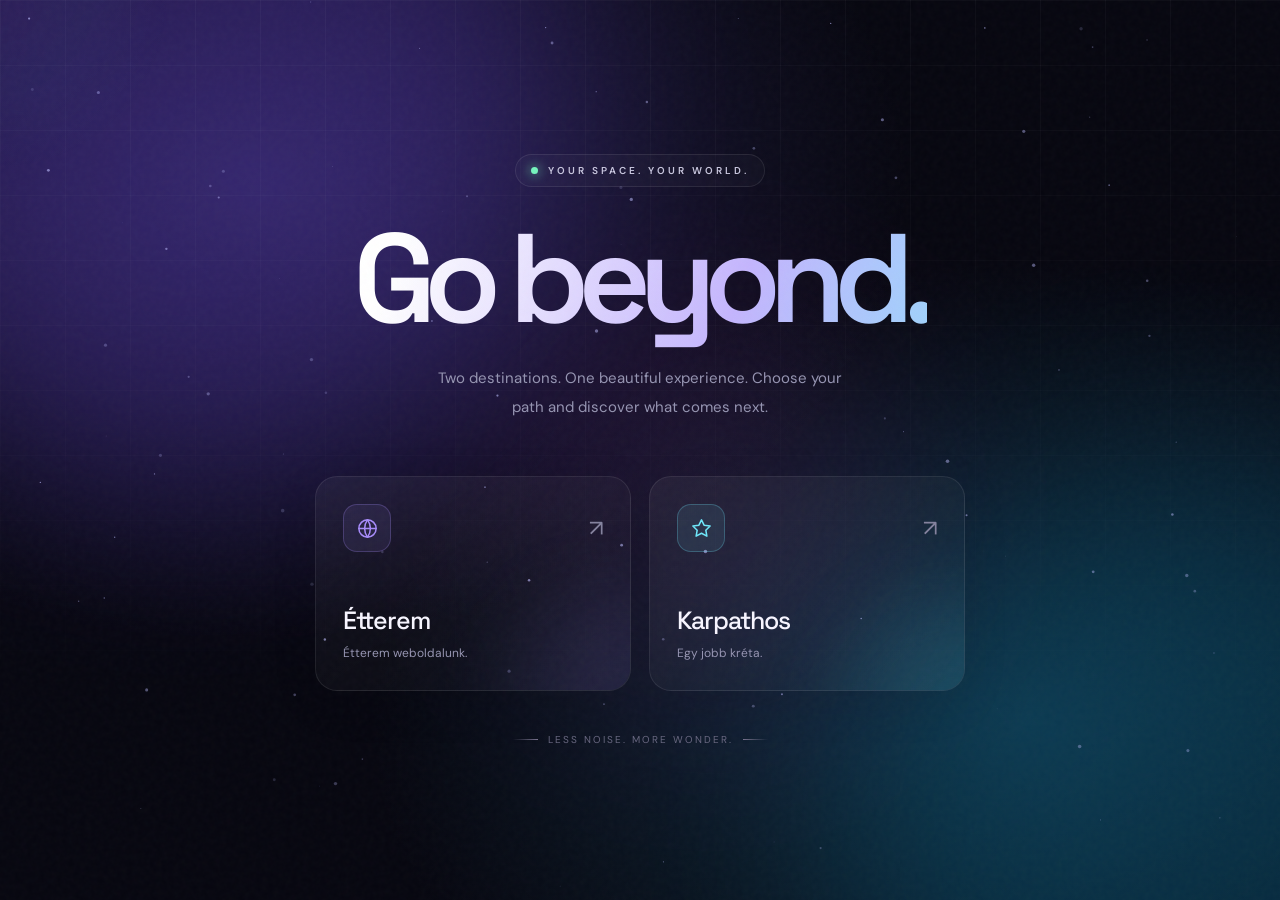
<file: index.html>
<!DOCTYPE html>
<html lang="en">
<head>
  <meta charset="UTF-8">
  <meta name="viewport" content="width=device-width, initial-scale=1.0">
  <title>WEEBros.hu</title>

  <link rel="preconnect" href="https://fonts.googleapis.com">
  <link rel="preconnect" href="https://fonts.gstatic.com" crossorigin>
  <link href="https://fonts.googleapis.com/css2?family=DM+Sans:wght@400;500;600;700&family=Space+Grotesk:wght@400;500;600;700&display=swap" rel="stylesheet">

  <style>
    :root {
      --bg: #070710;
      --text: #f7f5ff;
      --muted: #9695b2;
      --purple: #a78bfa;
      --cyan: #6ee7f9;
    }

    * {
      margin: 0;
      padding: 0;
      box-sizing: border-box;
    }

    html {
      scroll-behavior: smooth;
    }

    body {
      min-height: 100vh;
      overflow: hidden;
      background: var(--bg);
      color: var(--text);
      font-family: "DM Sans", sans-serif;
      display: grid;
      place-items: center;
      position: relative;
      isolation: isolate;
    }

    /* Animated background */
    .background {
      position: fixed;
      inset: 0;
      z-index: -3;
      overflow: hidden;
      background:
        radial-gradient(ellipse at 20% 20%, #25204a 0%, transparent 45%),
        radial-gradient(ellipse at 80% 80%, #102b3c 0%, transparent 45%),
        #070710;
    }

    .aurora {
      position: absolute;
      width: 60vw;
      height: 60vw;
      min-width: 400px;
      min-height: 400px;
      border-radius: 50%;
      filter: blur(100px);
      opacity: 0.2;
      animation: aurora 16s ease-in-out infinite alternate;
    }

    .aurora.one {
      background: #7746ff;
      top: -30%;
      left: -15%;
    }

    .aurora.two {
      background: #007eae;
      right: -25%;
      bottom: -35%;
      animation-delay: -7s;
    }

    .aurora.three {
      background: #d946ef;
      width: 30vw;
      height: 30vw;
      top: 35%;
      left: 40%;
      animation-duration: 20s;
      opacity: 0.09;
    }

    @keyframes aurora {
      0% {
        transform: translate(0, 0) scale(1) rotate(0deg);
      }
      50% {
        transform: translate(10%, 12%) scale(1.15) rotate(90deg);
      }
      100% {
        transform: translate(-8%, -6%) scale(0.9) rotate(180deg);
      }
    }

    /* Fine cinematic grid */
    .grid {
      position: fixed;
      inset: 0;
      z-index: -2;
      background-image:
        linear-gradient(#ffffff08 1px, transparent 1px),
        linear-gradient(90deg, #ffffff08 1px, transparent 1px);
      background-size: 65px 65px;
      mask-image: linear-gradient(to bottom, black, transparent 90%);
      pointer-events: none;
    }

    .noise {
      position: fixed;
      inset: 0;
      z-index: 5;
      pointer-events: none;
      opacity: 0.035;
      background-image: url("data:image/svg+xml,%3Csvg viewBox='0 0 180 180' xmlns='http://www.w3.org/2000/svg'%3E%3Cfilter id='n'%3E%3CfeTurbulence type='fractalNoise' baseFrequency='.85' numOctaves='3' stitchTiles='stitch'/%3E%3C/filter%3E%3Crect width='100%25' height='100%25' filter='url(%23n)' opacity='.8'/%3E%3C/svg%3E");
    }

    #particles {
      position: fixed;
      inset: 0;
      z-index: -1;
      pointer-events: none;
    }

    /* Main layout */
    main {
      width: min(100% - 40px, 900px);
      padding: 50px 0;
      text-align: center;
      position: relative;
      z-index: 2;
      animation: entrance 1.2s cubic-bezier(.2,.8,.2,1) both;
    }

    @keyframes entrance {
      from {
        opacity: 0;
        transform: translateY(35px);
        filter: blur(12px);
      }
      to {
        opacity: 1;
        transform: translateY(0);
        filter: blur(0);
      }
    }

    .top-label {
      display: inline-flex;
      align-items: center;
      gap: 10px;
      padding: 9px 15px;
      border: 1px solid #ffffff17;
      border-radius: 50px;
      background: #ffffff06;
      color: #c9c7df;
      font-size: 10px;
      font-weight: 600;
      letter-spacing: 3px;
      text-transform: uppercase;
      backdrop-filter: blur(12px);
      margin-bottom: 32px;
      animation: fadeUp 1s 0.2s both;
    }

    .status-dot {
      width: 7px;
      height: 7px;
      border-radius: 50%;
      background: #75f4bd;
      box-shadow: 0 0 12px #75f4bd;
      animation: pulse 2s infinite;
    }

    @keyframes pulse {
      0%, 100% { opacity: 1; transform: scale(1); }
      50% { opacity: .45; transform: scale(.75); }
    }

    h1 {
      font-family: "Space Grotesk", sans-serif;
      font-size: clamp(64px, 12vw, 126px);
      font-weight: 600;
      letter-spacing: -0.095em;
      line-height: 0.95;
      margin-bottom: 26px;
      animation: fadeUp 1s 0.3s both;
    }

    h1 span {
      background: linear-gradient(
        110deg,
        #ffffff 5%,
        #c4b5fd 35%,
        #83e9fa 65%,
        #ffffff 95%
      );
      background-size: 200% auto;
      color: transparent;
      background-clip: text;
      -webkit-background-clip: text;
      animation: shimmer 7s linear infinite;
    }

    @keyframes shimmer {
      to { background-position: 200% center; }
    }

    .description {
      max-width: 420px;
      margin: 0 auto;
      color: var(--muted);
      font-size: 15px;
      line-height: 1.9;
      animation: fadeUp 1s 0.45s both;
    }

    @keyframes fadeUp {
      from { opacity: 0; transform: translateY(18px); }
      to { opacity: 1; transform: translateY(0); }
    }

    /* Exactly two primary links */
    .links {
      display: grid;
      grid-template-columns: repeat(2, minmax(0, 1fr));
      gap: 18px;
      max-width: 650px;
      margin: 55px auto 0;
      perspective: 1000px;
    }

    .link-card {
      --glow: 167, 139, 250;
      position: relative;
      isolation: isolate;
      display: flex;
      flex-direction: column;
      align-items: flex-start;
      min-height: 215px;
      padding: 27px;
      overflow: hidden;
      text-decoration: none;
      color: var(--text);
      text-align: left;
      border: 1px solid #ffffff16;
      border-radius: 22px;
      background: linear-gradient(145deg, #ffffff0c, #ffffff03);
      backdrop-filter: blur(20px);
      box-shadow: 0 12px 50px #00000015;
      transform-style: preserve-3d;
      transition:
        border-color .4s,
        background .4s,
        box-shadow .4s,
        transform .2s;
      animation: fadeUp .8s both;
    }

    .link-card:nth-child(1) {
      animation-delay: .55s;
    }

    .link-card:nth-child(2) {
      --glow: 110, 231, 249;
      animation-delay: .7s;
    }

    .link-card::before {
      content: "";
      position: absolute;
      z-index: -1;
      width: 220px;
      height: 220px;
      right: -100px;
      bottom: -130px;
      border-radius: 50%;
      background: rgba(var(--glow), .22);
      filter: blur(45px);
      transition: transform .6s, opacity .6s;
      opacity: .5;
    }

    .link-card::after {
      content: "";
      position: absolute;
      inset: 0;
      border-radius: inherit;
      padding: 1px;
      background: linear-gradient(
        135deg,
        rgba(var(--glow), .5),
        transparent 40%,
        transparent 70%,
        rgba(var(--glow), .18)
      );
      mask: linear-gradient(#000 0 0) content-box,
            linear-gradient(#000 0 0);
      mask-composite: exclude;
      pointer-events: none;
      opacity: 0;
      transition: opacity .4s;
    }

    .link-card:hover {
      border-color: rgba(var(--glow), .4);
      background: linear-gradient(145deg, #ffffff12, #ffffff04);
      box-shadow: 0 20px 80px rgba(var(--glow), .12);
      transform: translateY(-8px);
    }

    .link-card:hover::before {
      transform: scale(1.8);
      opacity: 1;
    }

    .link-card:hover::after {
      opacity: 1;
    }

    .card-top {
      width: 100%;
      display: flex;
      justify-content: space-between;
      align-items: center;
      margin-bottom: auto;
    }

    .icon-box {
      width: 48px;
      height: 48px;
      display: grid;
      place-items: center;
      border-radius: 14px;
      border: 1px solid rgba(var(--glow), .25);
      background: rgba(var(--glow), .09);
      color: rgb(var(--glow));
      transition: transform .4s, background .4s;
    }

    .link-card:hover .icon-box {
      transform: rotate(-8deg) scale(1.1);
      background: rgba(var(--glow), .17);
    }

    .icon-box svg {
      width: 23px;
      height: 23px;
      fill: none;
      stroke: currentColor;
      stroke-width: 1.6;
      stroke-linecap: round;
      stroke-linejoin: round;
    }

    .arrow {
      color: #85839e;
      font-size: 23px;
      transition: transform .35s, color .35s;
    }

    .link-card:hover .arrow {
      transform: translate(4px, -4px);
      color: rgb(var(--glow));
    }

    .card-title {
      margin-top: 35px;
      font-family: "Space Grotesk", sans-serif;
      font-size: 25px;
      font-weight: 500;
      letter-spacing: -1px;
    }

    .card-description {
      color: #9695b2;
      font-size: 12px;
      margin-top: 8px;
      line-height: 1.6;
    }

    /* Bottom details */
    footer {
      display: flex;
      justify-content: center;
      align-items: center;
      gap: 10px;
      margin-top: 42px;
      color: #686780;
      font-size: 10px;
      letter-spacing: 2px;
      text-transform: uppercase;
      animation: fadeUp 1s .9s both;
    }

    .footer-line {
      width: 25px;
      height: 1px;
      background: linear-gradient(90deg, transparent, #77718e);
    }

    .footer-line:last-child {
      transform: rotate(180deg);
    }

    /* Cursor light */
    .cursor-light {
      position: fixed;
      top: 0;
      left: 0;
      width: 350px;
      height: 350px;
      border-radius: 50%;
      pointer-events: none;
      z-index: -1;
      background: radial-gradient(
        circle,
        #a78bfa0b 0%,
        #6ee7f906 35%,
        transparent 70%
      );
      transform: translate(-50%, -50%);
      will-change: left, top;
    }

    /* Responsive */
    @media (max-width: 560px) {
      main {
        width: min(100% - 32px, 400px);
        padding: 30px 0;
      }

      .top-label {
        margin-bottom: 28px;
        font-size: 9px;
      }

      h1 {
        font-size: clamp(62px, 17vw, 90px);
      }

      .description {
        font-size: 13px;
        max-width: 310px;
      }

      .links {
        grid-template-columns: 1fr;
        gap: 12px;
        margin-top: 36px;
      }

      .link-card {
        min-height: 155px;
        padding: 20px;
      }

      .card-top {
        margin-bottom: 0;
      }

      .card-title {
        margin-top: 20px;
        font-size: 22px;
      }

      .card-description {
        margin-top: 5px;
      }

      footer {
        margin-top: 28px;
        font-size: 9px;
      }
    }

    @media (prefers-reduced-motion: reduce) {
      *, *::before, *::after {
        animation-duration: .01ms !important;
        animation-iteration-count: 1 !important;
        scroll-behavior: auto !important;
        transition-duration: .01ms !important;
      }
    }
  </style>
</head>

<body>
  <div class="background">
    <div class="aurora one"></div>
    <div class="aurora two"></div>
    <div class="aurora three"></div>
  </div>

  <div class="grid"></div>
  <canvas id="particles"></canvas>
  <div class="cursor-light" id="cursorLight"></div>
  <div class="noise"></div>

  <main>
    <div class="top-label">
      <span class="status-dot"></span>
      YOUR SPACE. YOUR WORLD.
    </div>

    <h1><span>Go beyond.</span></h1>

    <p class="description">
      Two destinations. One beautiful experience.
      Choose your path and discover what comes next.
    </p>

    <nav class="links" aria-label="Étterem">
      <!-- CHANGE THESE TWO LINKS -->
      <a href="/Szakmai/index.html" class="link-card">
        <div class="card-top">
          <div class="icon-box">
            <svg viewBox="0 0 24 24" aria-hidden="true">
              <circle cx="12" cy="12" r="9"></circle>
              <path d="M3 12h18"></path>
              <path d="M12 3a15 15 0 0 1 0 18"></path>
              <path d="M12 3a15 15 0 0 0 0 18"></path>
            </svg>
          </div>
          <span class="arrow">↗</span>
        </div>
        <h2 class="card-title">Étterem</h2>
        <p class="card-description">Étterem weboldalunk.</p>
      </a>

      <a href="/Karpathos/index.html" class="link-card">
        <div class="card-top">
          <div class="icon-box">
            <svg viewBox="0 0 24 24" aria-hidden="true">
              <path d="M12 3l2.7 5.5L21 9.4l-4.5 4.4 1.1 6.2-5.6-3-5.6 3 1.1-6.2L3 9.4l6.3-.9L12 3z"></path>
            </svg>
          </div>
          <span class="arrow">↗</span>
        </div>
        <h2 class="card-title">Karpathos</h2>
        <p class="card-description">Egy jobb kréta.</p>
      </a>
    </nav>

    <footer>
      <span class="footer-line"></span>
      <span>LESS NOISE. MORE WONDER.</span>
      <span class="footer-line"></span>
    </footer>
  </main>

  <script>
    // Animated floating particles
    const canvas = document.getElementById("particles");
    const ctx = canvas.getContext("2d");
    const reduceMotion = window.matchMedia(
      "(prefers-reduced-motion: reduce)"
    ).matches;

    let width, height, particles = [];
    const mouse = { x: -1000, y: -1000 };

    function resize() {
      const dpr = Math.min(window.devicePixelRatio || 1, 2);
      width = window.innerWidth;
      height = window.innerHeight;

      canvas.width = width * dpr;
      canvas.height = height * dpr;
      canvas.style.width = width + "px";
      canvas.style.height = height + "px";
      ctx.setTransform(dpr, 0, 0, dpr, 0, 0);

      const count = Math.min(100, Math.floor(width * height / 11000));

      particles = Array.from({ length: count }, () => ({
        x: Math.random() * width,
        y: Math.random() * height,
        radius: Math.random() * 1.5 + 0.3,
        speed: Math.random() * 0.35 + 0.08,
        drift: (Math.random() - 0.5) * 0.3,
        alpha: Math.random() * 0.5 + 0.15
      }));
    }

    function animateParticles() {
      ctx.clearRect(0, 0, width, height);

      particles.forEach(p => {
        if (!reduceMotion) {
          p.y -= p.speed;
          p.x += p.drift;

          const dx = mouse.x - p.x;
          const dy = mouse.y - p.y;
          const distance = Math.hypot(dx, dy);

          if (distance < 100 && distance > 0) {
            p.x -= dx / distance * 0.45;
            p.y -= dy / distance * 0.45;
          }
        }

        if (p.y < -5) {
          p.y = height + 5;
          p.x = Math.random() * width;
        }

        if (p.x < -5) p.x = width + 5;
        if (p.x > width + 5) p.x = -5;

        ctx.beginPath();
        ctx.arc(p.x, p.y, p.radius, 0, Math.PI * 2);
        ctx.fillStyle = `rgba(190, 190, 255, ${p.alpha})`;
        ctx.fill();
      });

      if (!reduceMotion) requestAnimationFrame(animateParticles);
    }

    resize();
    animateParticles();

    window.addEventListener("resize", () => {
      resize();
      if (reduceMotion) animateParticles();
    });

    // Soft cursor glow
    const cursorLight = document.getElementById("cursorLight");

    window.addEventListener("pointermove", event => {
      mouse.x = event.clientX;
      mouse.y = event.clientY;

      cursorLight.style.left = event.clientX + "px";
      cursorLight.style.top = event.clientY + "px";
    });

    // Elegant 3D card tilt
    const cards = document.querySelectorAll(".link-card");

    cards.forEach(card => {
      card.addEventListener("pointermove", event => {
        if (event.pointerType !== "mouse" || reduceMotion) return;

        const rect = card.getBoundingClientRect();
        const x = (event.clientX - rect.left) / rect.width;
        const y = (event.clientY - rect.top) / rect.height;

        const rotateY = (x - 0.5) * 8;
        const rotateX = (0.5 - y) * 8;

        card.style.transform =
          `perspective(800px) translateY(-8px) ` +
          `rotateX(${rotateX}deg) rotateY(${rotateY}deg)`;
      });

      card.addEventListener("pointerleave", () => {
        card.style.transform = "";
      });
    });
  </script>
</body>
</html>
</file>
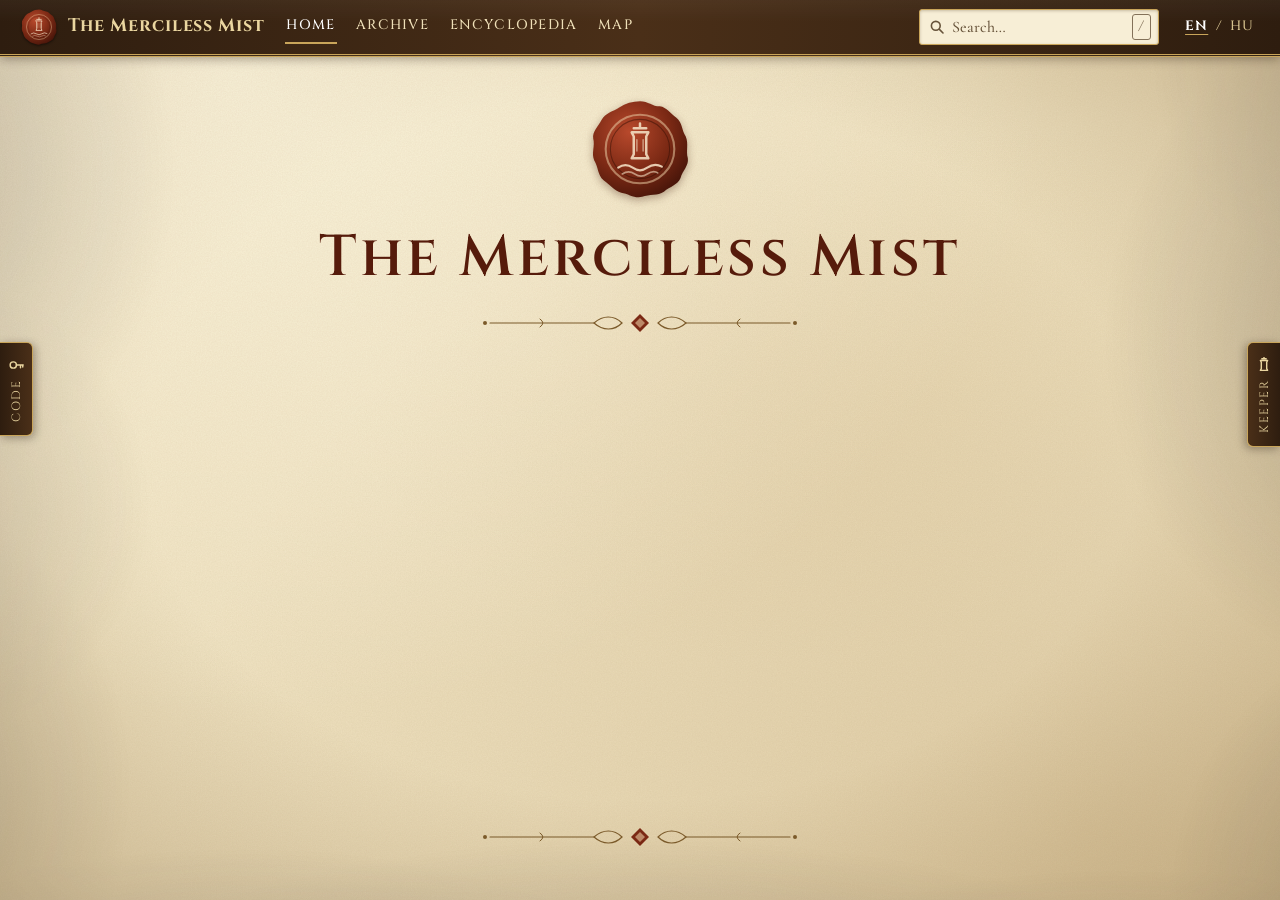
<file: dnd/index.html>
<!doctype html>
<html lang="en">
<head>
  <meta charset="utf-8">
  <meta name="viewport" content="width=device-width, initial-scale=1">
  <title>The Merciless Mist</title>
  <meta name="description" content="The Merciless Mist / Könyörtelen köd – D&amp;D campaign wiki">
  <link rel="icon" href="img/ui/seal-mark.svg" type="image/svg+xml">
  <link rel="preconnect" href="https://fonts.googleapis.com">
  <link rel="preconnect" href="https://fonts.gstatic.com" crossorigin>
  <link rel="stylesheet" href="https://fonts.googleapis.com/css2?family=Cinzel:wght@400;600;700&amp;family=Cinzel+Decorative:wght@700&amp;family=Cormorant+Garamond:ital,wght@0,500;0,600;0,700;1,500;1,600&amp;display=swap">
  <link rel="stylesheet" href="css/base.css">
  <link rel="stylesheet" href="css/layout.css">
  <link rel="stylesheet" href="css/components.css">
</head>
<body data-page="home">
  <div id="site-header"></div>
  <div class="page-wrap">
    <main id="main" tabindex="-1">
      <noscript><p>This site needs JavaScript. / Az oldal működéséhez JavaScript szükséges.</p></noscript>
    </main>
  </div>
  <div id="site-footer"></div>

  <!-- content (edit these) -->
  <script src="source/ui-strings.js"></script>
  <script src="source/archive.js"></script>
  <script src="source/npcs.js"></script>
  <script src="source/monsters.js"></script>
  <script src="source/factions.js"></script>
  <script src="source/locations.js"></script>
  <script src="source/documents.js"></script>
  <script src="source/map-data.js"></script>
  <!-- engine -->
  <script src="js/i18n.js"></script>
  <script src="js/unlock.js"></script>
  <script src="js/autolink.js"></script>
  <script src="js/search.js"></script>
  <script src="js/render.js"></script>
  <script src="js/app.js"></script>
</body>
</html>
</file>
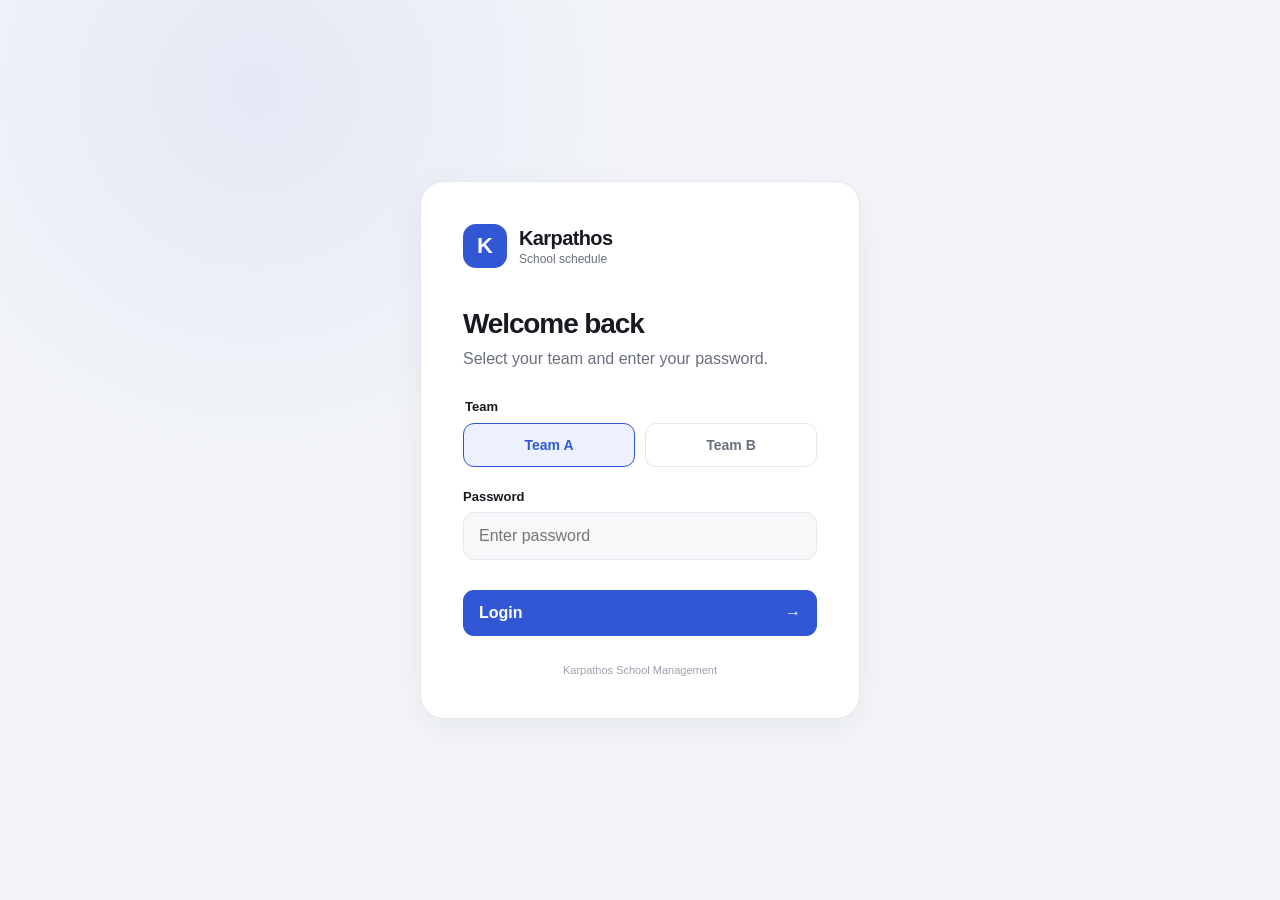
<file: Karpathos/index.html>
<!DOCTYPE html>
<html lang="en">
<head>
    <meta charset="UTF-8">
    <meta name="viewport" content="width=device-width, initial-scale=1.0">
    <title>Karpathos — Login</title>
    <link rel="stylesheet" href="style.css">
</head>
<body class="login-page">

    <main class="login-container">
        <section class="login-card" aria-labelledby="login-title">
            <div class="brand">
                <div class="brand-mark">K</div>
                <div>
                    <h1 id="login-title">Karpathos</h1>
                    <p>School schedule</p>
                </div>
            </div>

            <div class="login-heading">
                <h2>Welcome back</h2>
                <p>Select your team and enter your password.</p>
            </div>

            <form id="loginForm" novalidate>
                <fieldset class="team-selector">
                    <legend>Team</legend>

                    <label class="team-option">
                        <input type="radio" name="team" value="A" checked>
                        <span>Team A</span>
                    </label>

                    <label class="team-option">
                        <input type="radio" name="team" value="B">
                        <span>Team B</span>
                    </label>
                </fieldset>

                <div class="form-field">
                    <label for="password">Password</label>
                    <input
                        id="password"
                        name="password"
                        type="password"
                        inputmode="numeric"
                        autocomplete="current-password"
                        placeholder="Enter password"
                        maxlength="2"
                        required
                    >
                </div>

                <p id="loginError" class="error-message" role="alert"></p>

                <button class="primary-button login-button" type="submit">
                    Login
                    <span aria-hidden="true">→</span>
                </button>
            </form>

            <p class="login-footer">Karpathos School Management</p>
        </section>
    </main>

    <script src="script.js"></script>
</body>
</html>
</file>
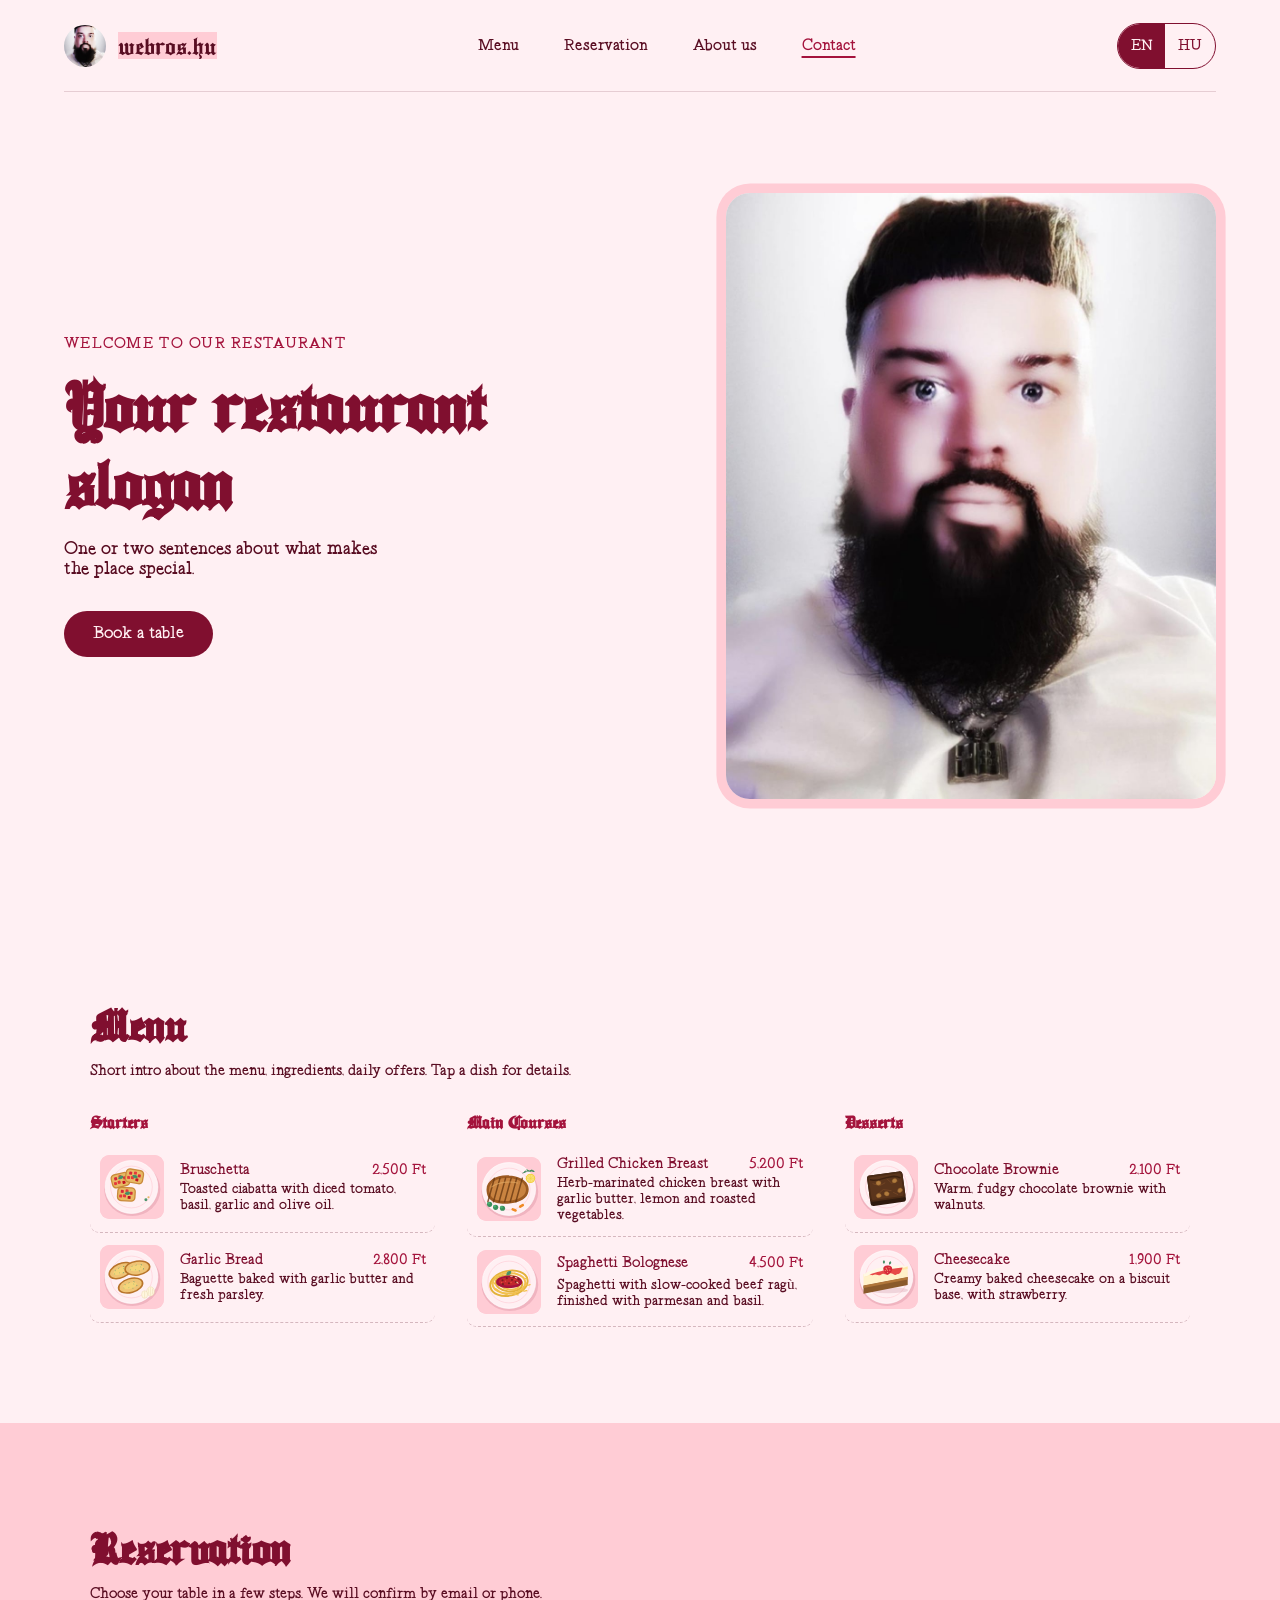
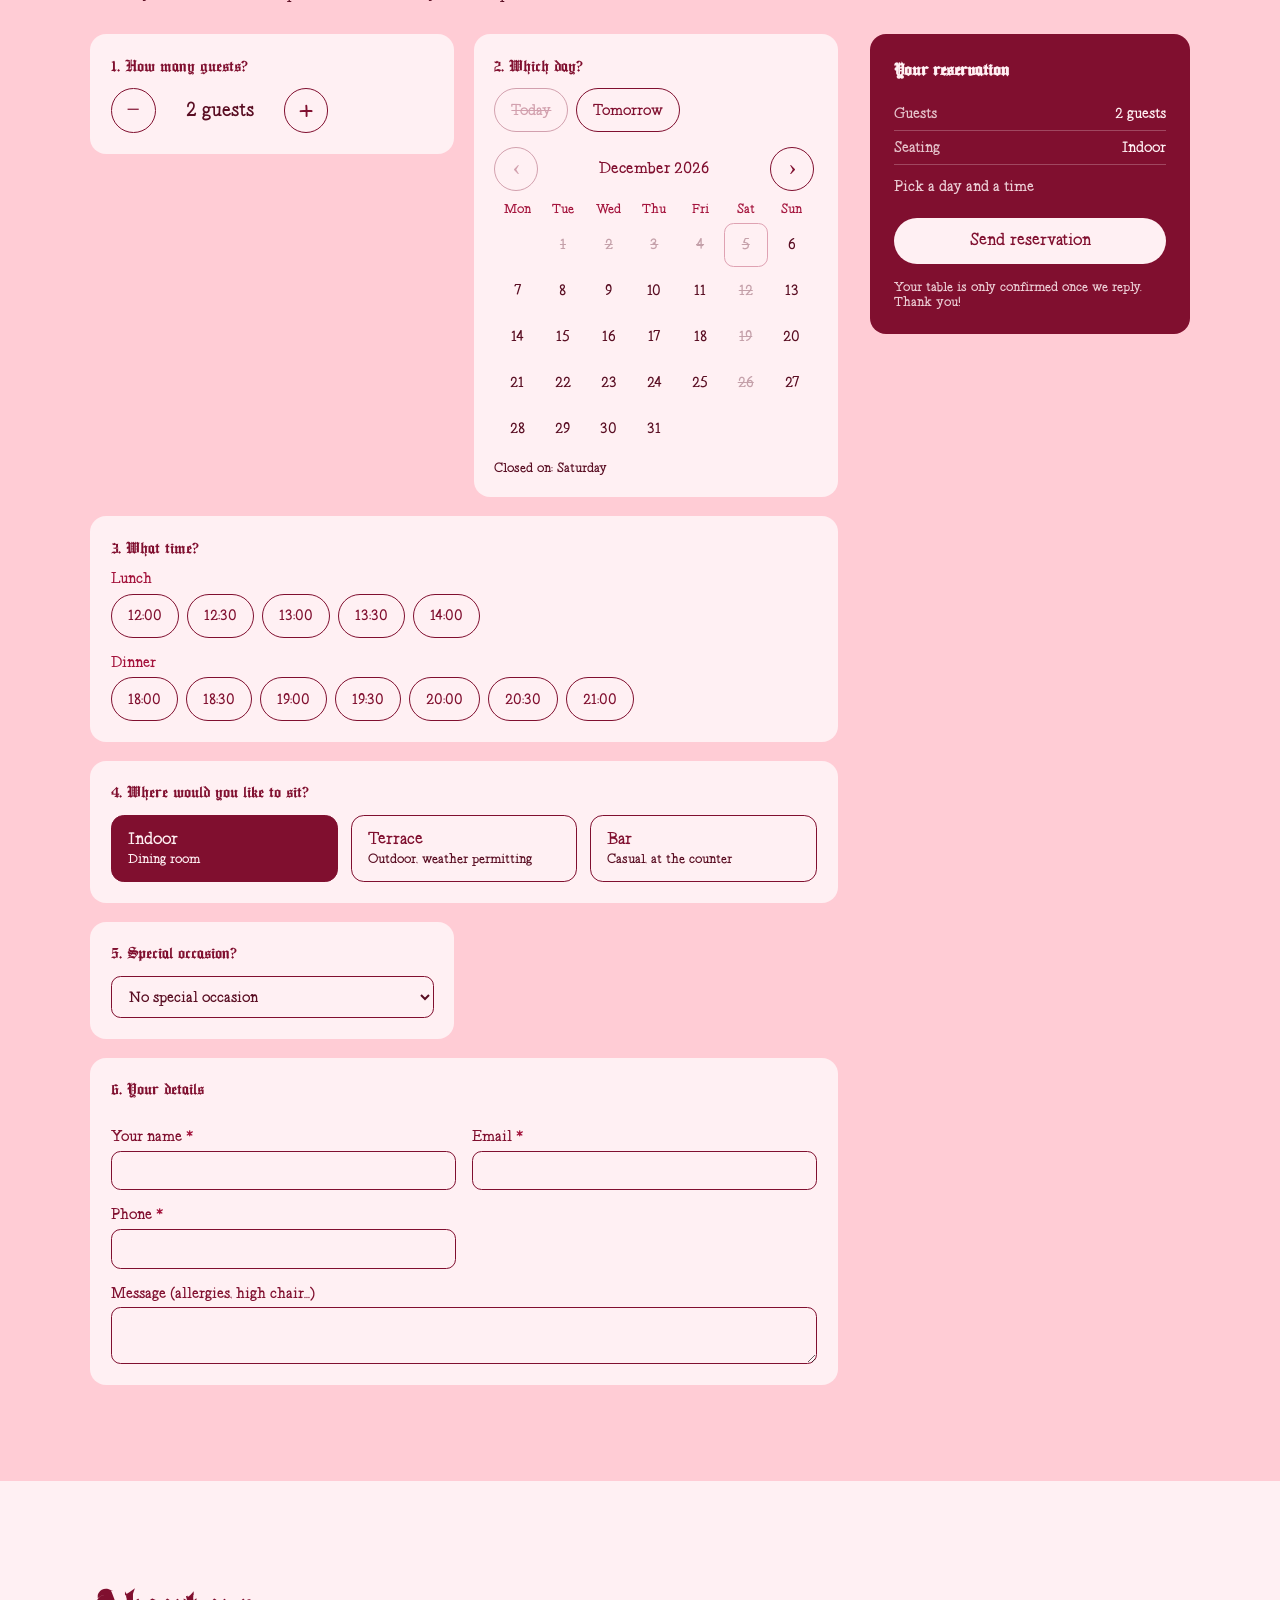
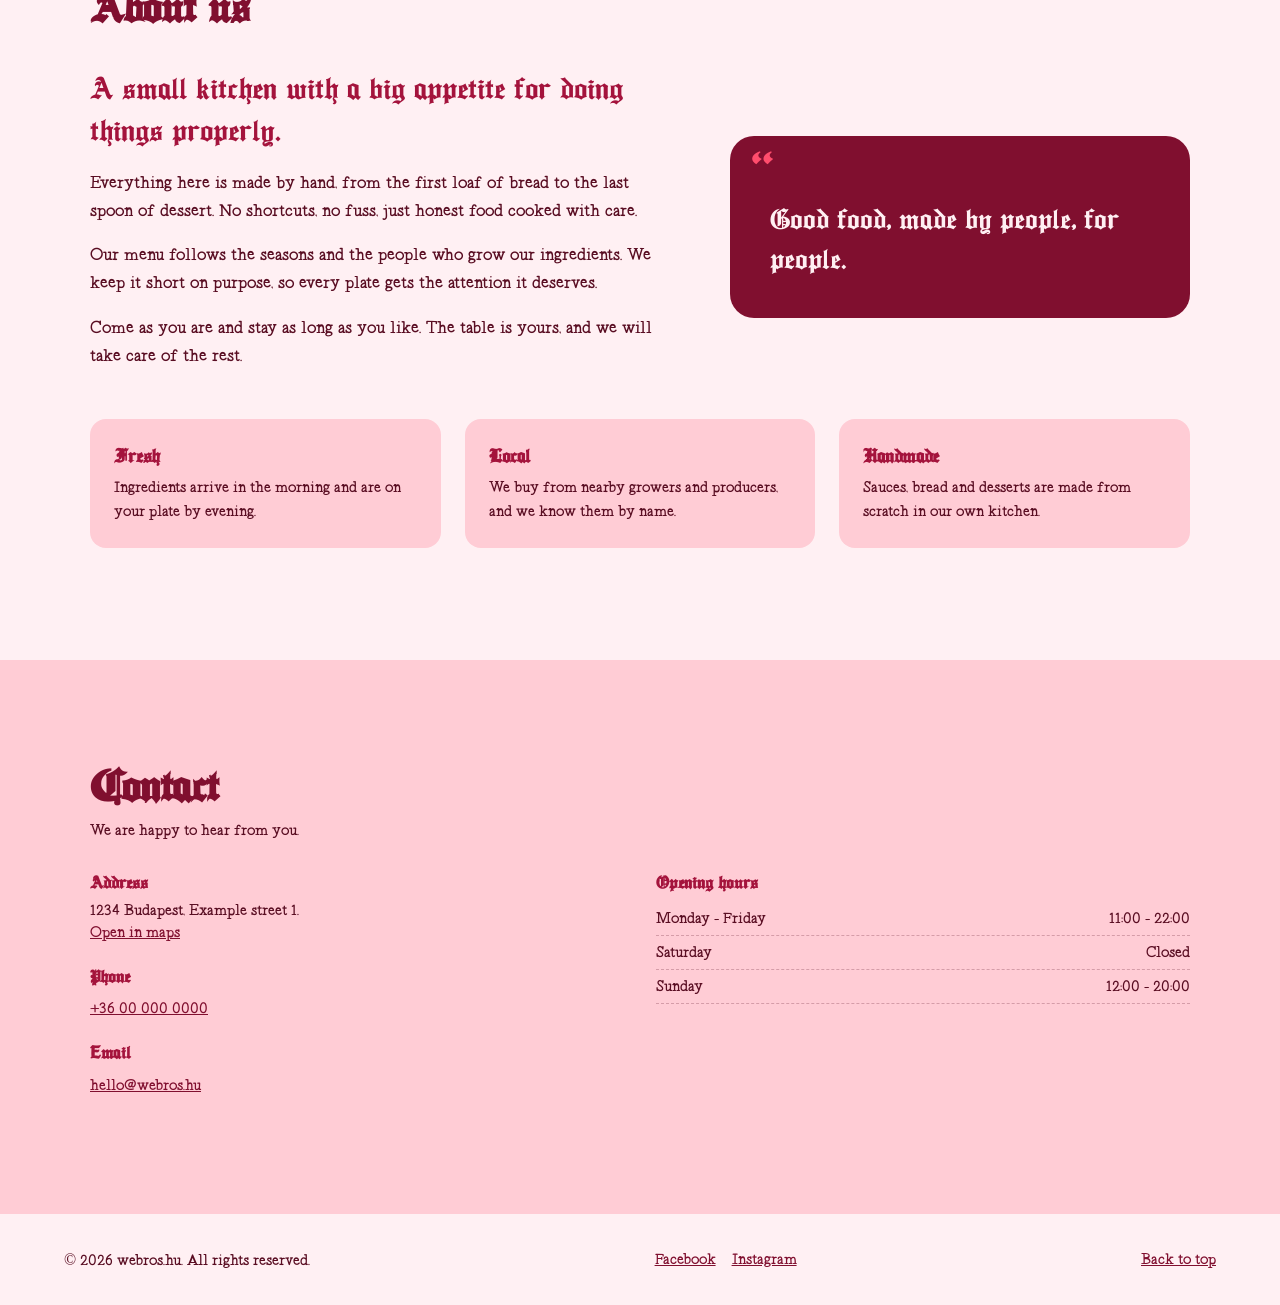
<file: Szakmai/index.html>
<!DOCTYPE html>
<html lang="en">
<head>
    <meta charset="UTF-8">
    <meta name="viewport" content="width=device-width, initial-scale=1.0">
    <title>webros.hu</title>
    <meta name="description" content="">
    <link rel="stylesheet" href="css/style.css?v=20261017">
</head>

<!--
    FONTOS: a legtöbb szöveg itt üres. Ezeket a js/content.js fájlból
    tölti be az oldal, a kiválasztott nyelven (angol / magyar).
    A data-i18n="..." azt mondja meg, melyik szöveg kerüljön oda.
    Szöveget tehát a content.js-ben kell átírni, nem itt.
-->

<body>
    <!-- Rejtett link: billentyűzettel (Tab) egyből a tartalomra ugrik -->
    <a class="skip-link" href="#main" data-i18n="skip">Skip to content</a>


    <!-- ============================ FEJLÉC ============================ -->
    <header class="site-header">

        <!-- Logó és az oldal neve -->
        <a class="brand" href="https://webros.hu" aria-label="webros.hu">
            <img src="img/joeyy.jpg" alt="" class="logo">
            <span class="home" data-info="name">webros.hu</span>
        </a>

        <!-- Menü -->
        <nav aria-label="Main">
            <ul>
                <li><a href="#menu" data-i18n="nav.menu">Menu</a></li>
                <li><a href="#reservation" data-i18n="nav.reservation">Reservation</a></li>
                <li><a href="#about" data-i18n="nav.about">About us</a></li>
                <li><a href="#contact" data-i18n="nav.contact">Contact</a></li>
            </ul>
        </nav>

        <!-- Nyelvváltó -->
        <div class="lang-switch" role="group" aria-label="Language">
            <button type="button" data-lang="en" aria-pressed="true">EN</button>
            <button type="button" data-lang="hu" aria-pressed="false">HU</button>
        </div>

    </header>


    <main id="main" tabindex="-1">

        <!-- ======================== NYITÓ RÉSZ ======================== -->
        <section class="hero" id="top" aria-labelledby="hero-title">
            <div class="hero-content">
                <p class="hero-eyebrow" data-i18n="hero.eyebrow"></p>
                <h1 class="hero-title" id="hero-title" data-i18n="hero.title"></h1>
                <p class="hero-description" data-i18n="hero.description"></p>
                <a href="#reservation" class="hero-button" data-i18n="hero.button"></a>
            </div>

            <figure class="hero-image">
                <img src="img/joeyy.jpg" alt="" data-i18n-attr="alt:hero.imageAlt">
            </figure>
        </section>


        <!-- ========================== ÉTLAP ========================== -->
        <section class="section" id="menu" aria-labelledby="menu-title">
            <header class="section-head">
                <h2 id="menu-title" data-i18n="menu.title"></h2>
                <p data-i18n="menu.intro"></p>
            </header>

            <!-- Az ételeket a content.js "menu" részéből rakja ide az oldal -->
            <div class="menu-grid" id="menu-list"></div>
        </section>


        <!-- ====================== ASZTALFOGLALÁS ====================== -->
        <section class="section section-surface" id="reservation" aria-labelledby="reservation-title">
            <header class="section-head">
                <h2 id="reservation-title" data-i18n="reservation.title"></h2>
                <p data-i18n="reservation.intro"></p>
            </header>

            <form class="booking" id="reservation-form">

                <!-- Bal oldal: a foglalás lépései -->
                <div class="booking-steps">

                    <!-- 1. Hány fő? -->
                    <fieldset class="step">
                        <legend data-i18n="reservation.steps.guests"></legend>
                        <div class="stepper">
                            <button type="button" id="guests-minus" data-i18n-attr="aria-label:reservation.guestsMinus">&minus;</button>
                            <output id="guests-out" for="guests" aria-live="polite"></output>
                            <button type="button" id="guests-plus" data-i18n-attr="aria-label:reservation.guestsPlus">+</button>
                            <input type="hidden" id="guests" name="guests">
                        </div>
                    </fieldset>

                    <!-- 2. Melyik napon? (Ma / Holnap gombok + naptár) -->
                    <fieldset class="step">
                        <legend data-i18n="reservation.steps.date"></legend>
                        <div class="chips" id="date-quick"></div>
                        <div class="calendar" id="calendar"></div>
                        <p class="closed-note" id="closed-note"></p>
                        <input type="hidden" id="r-date" name="date">
                        <p class="field-error" id="date-error" role="alert" hidden></p>
                    </fieldset>

                    <!-- 3. Hánykor? -->
                    <fieldset class="step step-wide">
                        <legend data-i18n="reservation.steps.time"></legend>
                        <div id="time-slots"></div>
                    </fieldset>

                    <!-- 4. Hol szeretnének ülni? -->
                    <fieldset class="step step-wide">
                        <legend data-i18n="reservation.steps.seating"></legend>
                        <div class="cards" id="seating"></div>
                    </fieldset>

                    <!-- 5. Különleges alkalom? -->
                    <fieldset class="step">
                        <legend data-i18n="reservation.steps.occasion"></legend>
                        <select id="r-occasion" name="occasion"></select>
                    </fieldset>

                    <!-- 6. Elérhetőség -->
                    <fieldset class="step step-wide contact-fields">
                        <legend data-i18n="reservation.steps.contact"></legend>

                        <div class="field">
                            <label for="r-name" data-i18n="reservation.fields.name"></label>
                            <input id="r-name" name="name" type="text" autocomplete="name" required>
                        </div>

                        <div class="field">
                            <label for="r-email" data-i18n="reservation.fields.email"></label>
                            <input id="r-email" name="email" type="email" autocomplete="email" required>
                        </div>

                        <div class="field">
                            <label for="r-phone" data-i18n="reservation.fields.phone"></label>
                            <input id="r-phone" name="phone" type="tel" autocomplete="tel" required>
                        </div>

                        <div class="field field-wide">
                            <label for="r-message" data-i18n="reservation.fields.message"></label>
                            <textarea id="r-message" name="message" rows="2"></textarea>
                        </div>
                    </fieldset>

                </div>

                <!-- Jobb oldal: összegzés és küldés gomb -->
                <aside class="booking-summary" aria-labelledby="summary-title">
                    <h3 id="summary-title" data-i18n="reservation.summary"></h3>
                    <dl id="summary" aria-live="polite"></dl>
                    <button type="submit" class="hero-button" data-i18n="reservation.submit"></button>
                    <p class="form-note" data-i18n="reservation.note"></p>
                </aside>

            </form>
        </section>


        <!-- ========================== RÓLUNK ========================== -->
        <section class="section" id="about" aria-labelledby="about-title">
            <header class="section-head">
                <h2 id="about-title" data-i18n="about.title"></h2>
            </header>

            <div class="about-layout">
                <div class="about-copy">
                    <p class="about-lead" id="about-lead"></p>
                    <div class="about-text" id="about-text"></div>
                </div>

                <figure class="about-quote">
                    <blockquote><p id="about-quote"></p></blockquote>
                </figure>
            </div>

            <!-- Értékeink (Friss, Helyi, Kézzel készült) -->
            <ul class="values" id="about-values"></ul>
        </section>


        <!-- ======================== KAPCSOLAT ======================== -->
        <section class="section section-surface" id="contact" aria-labelledby="contact-title">
            <header class="section-head">
                <h2 id="contact-title" data-i18n="contact.title"></h2>
                <p data-i18n="contact.intro"></p>
            </header>

            <div class="contact-grid">
                <address>
                    <h3 data-i18n="contact.addressLabel"></h3>
                    <p>
                        <span data-i18n="contact.address"></span><br>
                        <a data-map data-i18n="contact.mapLink"></a>
                    </p>

                    <h3 data-i18n="contact.phoneLabel"></h3>
                    <p><a data-info-link="phone"></a></p>

                    <h3 data-i18n="contact.emailLabel"></h3>
                    <p><a data-info-link="email"></a></p>
                </address>

                <div>
                    <h3 data-i18n="contact.hoursLabel"></h3>
                    <dl class="hours" id="hours"></dl>
                </div>
            </div>
        </section>

    </main>


    <!-- ========================== LÁBLÉC ========================== -->
    <footer class="site-footer">
        <p>&copy; <span id="year"></span> <span data-info="name"></span>. <span data-i18n="footer.rights"></span></p>
        <ul class="social" id="social"></ul>
        <a href="#top" data-i18n="footer.backToTop"></a>
    </footer>


    <!-- ================ ÉTEL-KÁRTYA (felugró ablak) ================
         Akkor jelenik meg, ha rákattintasz egy ételre az étlapon. -->
    <dialog class="dish-dialog" id="dish-dialog" aria-labelledby="dish-title">

        <!-- Bezáró gomb (×) -->
        <button type="button" class="dish-close" id="dish-close">&times;</button>

        <!-- A kártya görgethető tartalma -->
        <div class="dish-scroll">
            <img class="dish-photo" id="dish-photo" alt="">

            <div class="dish-body">
                <h3 id="dish-title"></h3>
                <p class="dish-price" id="dish-price"></p>
                <p id="dish-desc"></p>

                <!-- Kalória -->
                <h4 data-i18n="dish.energy"></h4>
                <p class="dish-kcal">
                    <strong id="dish-kcal"></strong>
                    <span data-i18n="dish.kcal"></span>
                    <small data-i18n="dish.perPortion"></small>
                </p>

                <!-- Fehérje / szénhidrát / zsír -->
                <h4 data-i18n="dish.macros"></h4>
                <div class="macro-bar" id="macro-bar" aria-hidden="true"></div>
                <ul class="macro-list" id="macro-list"></ul>

                <!-- Allergének -->
                <h4 data-i18n="dish.allergens"></h4>
                <ul class="allergens" id="dish-allergens"></ul>
                <p class="dish-note" data-i18n="dish.allergenNote"></p>
            </div>
        </div>

    </dialog>


    <!-- Először a tartalom (szövegek, étlap), utána a működés -->
    <script src="js/content.js"></script>
    <script src="js/main.js"></script>
</body>
</html>
</file>
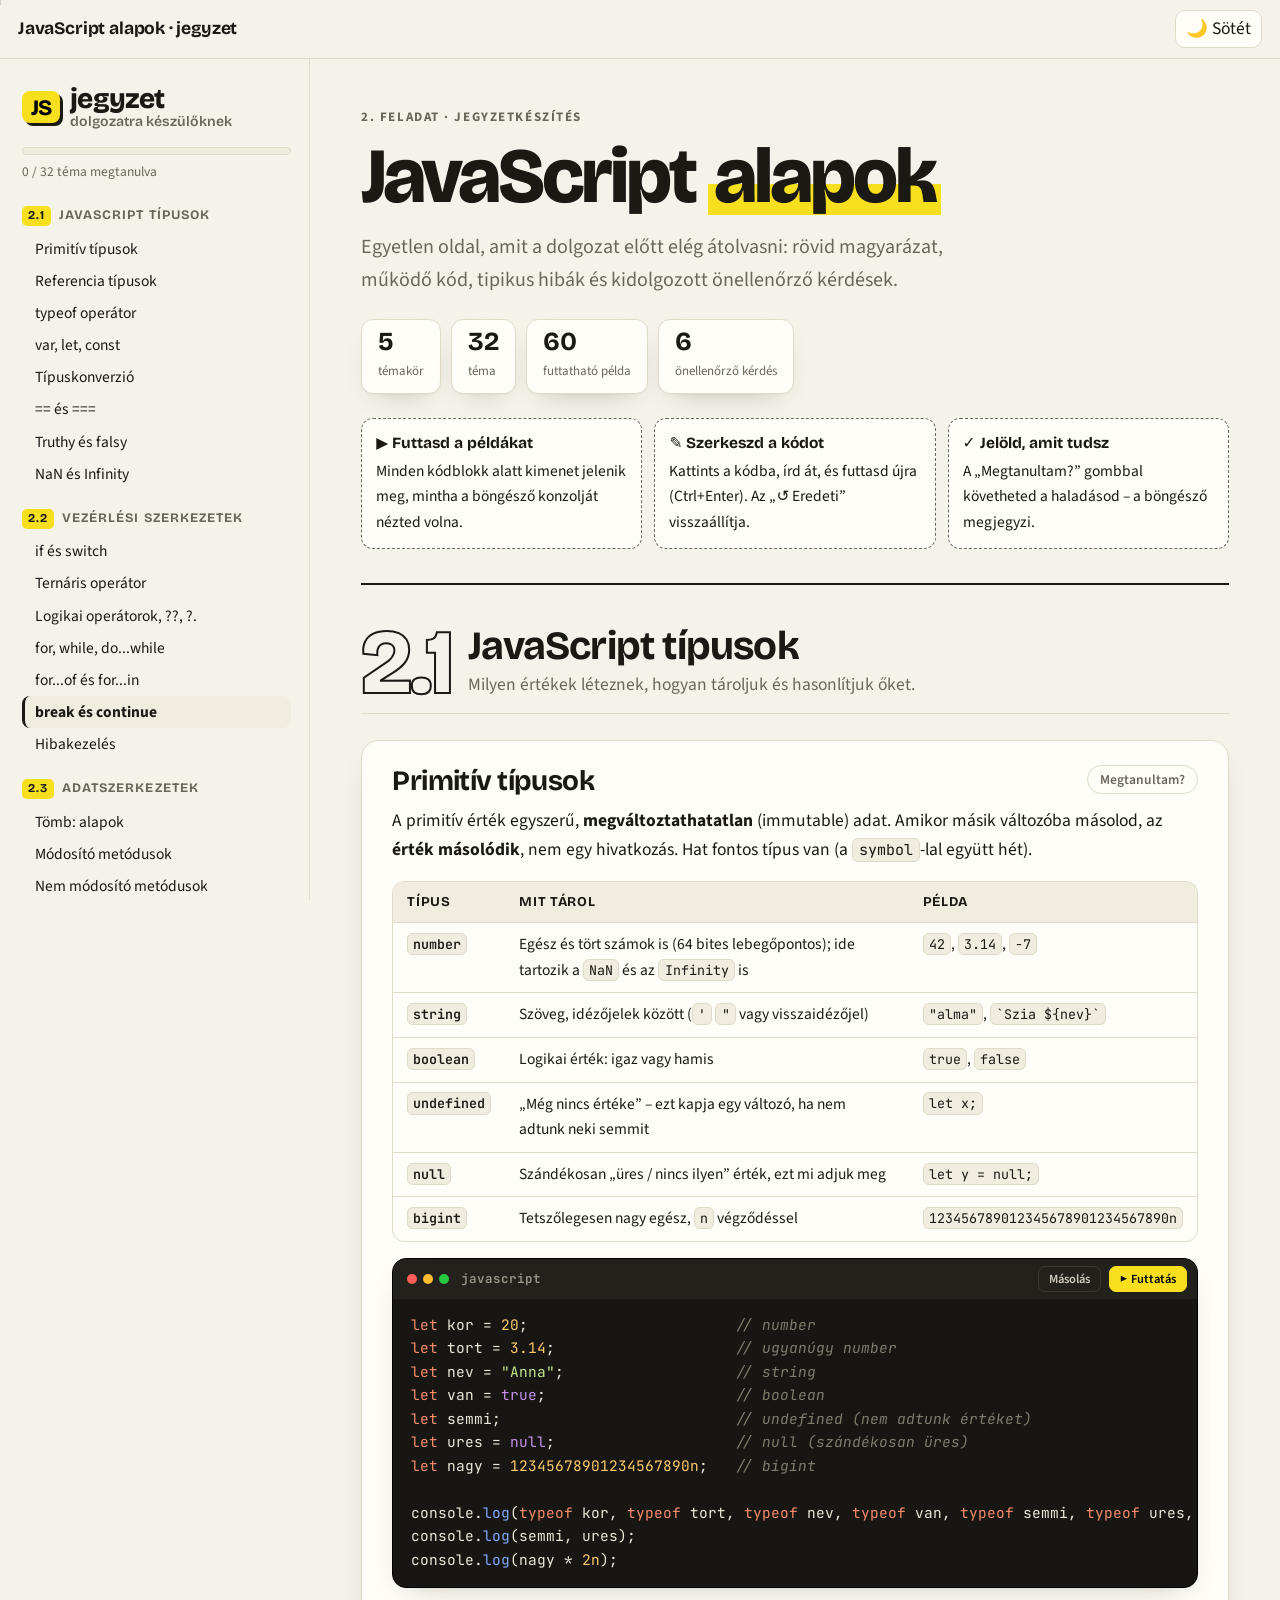
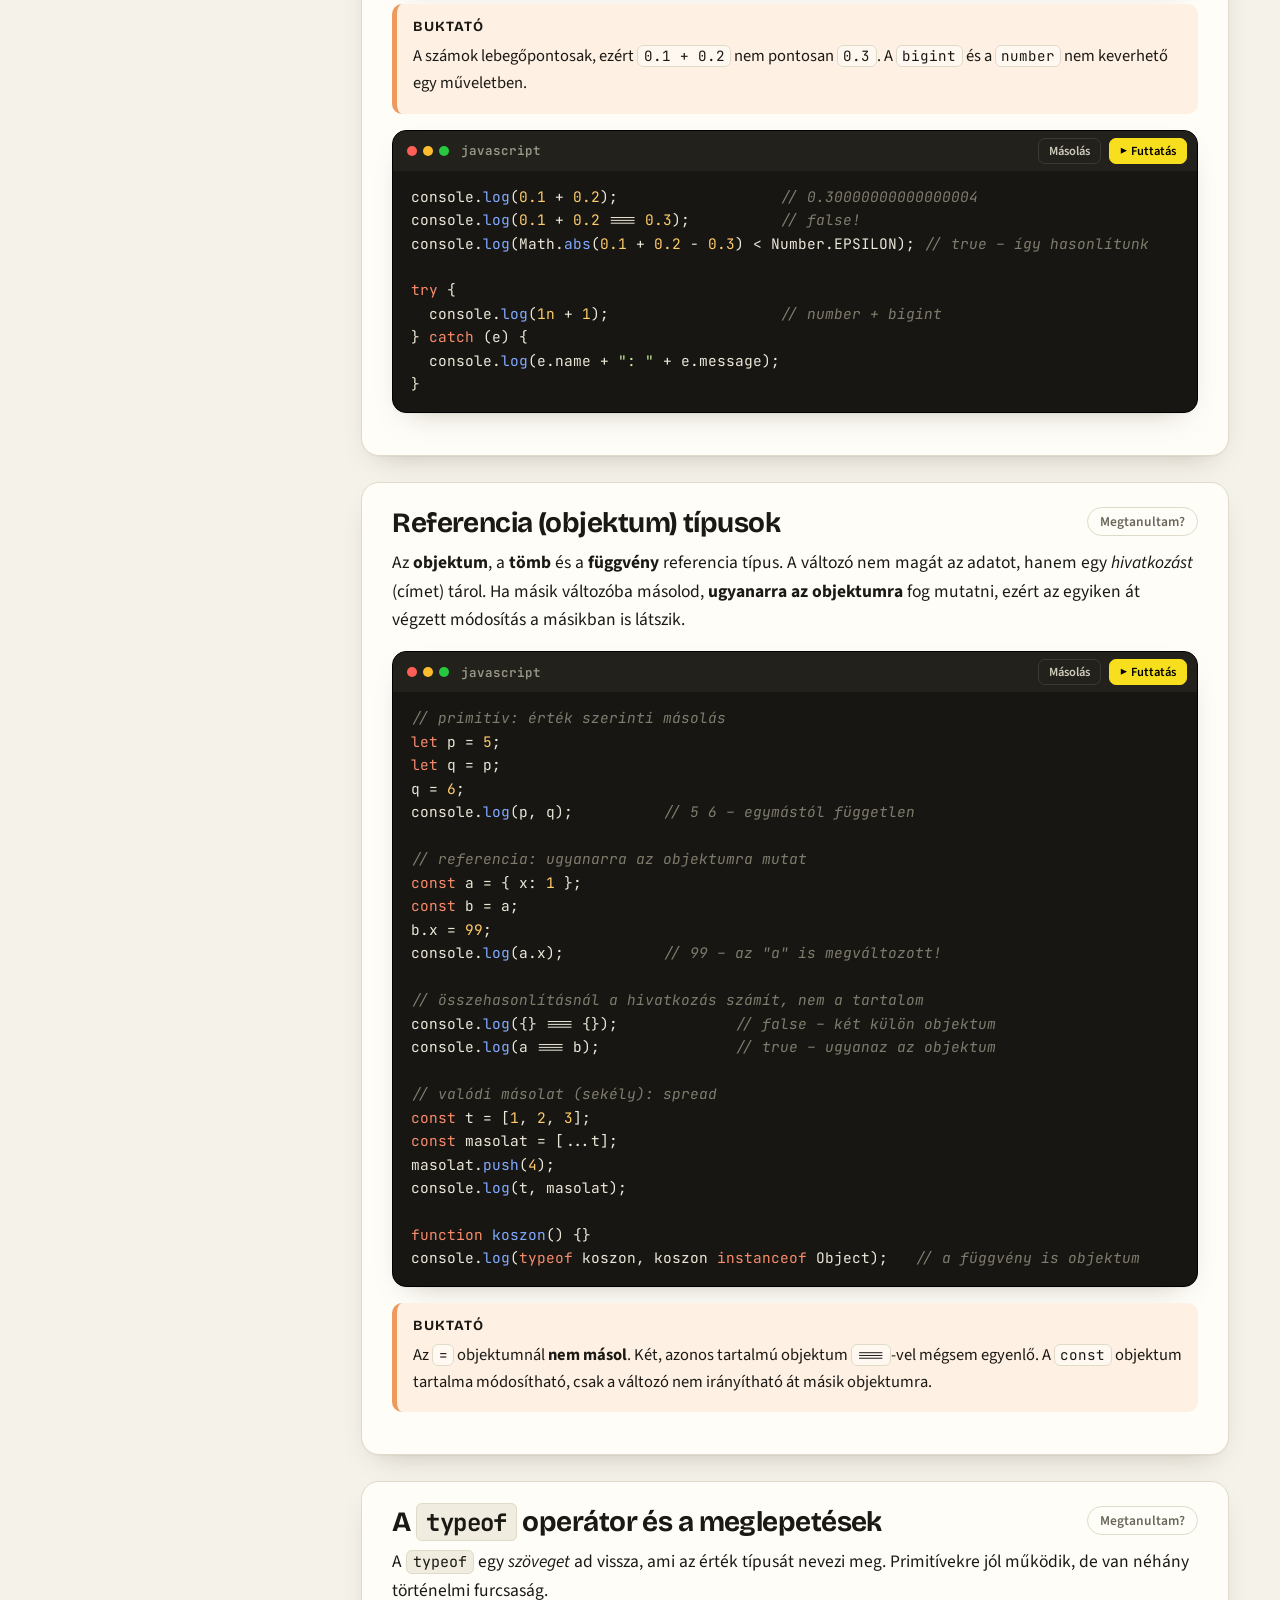
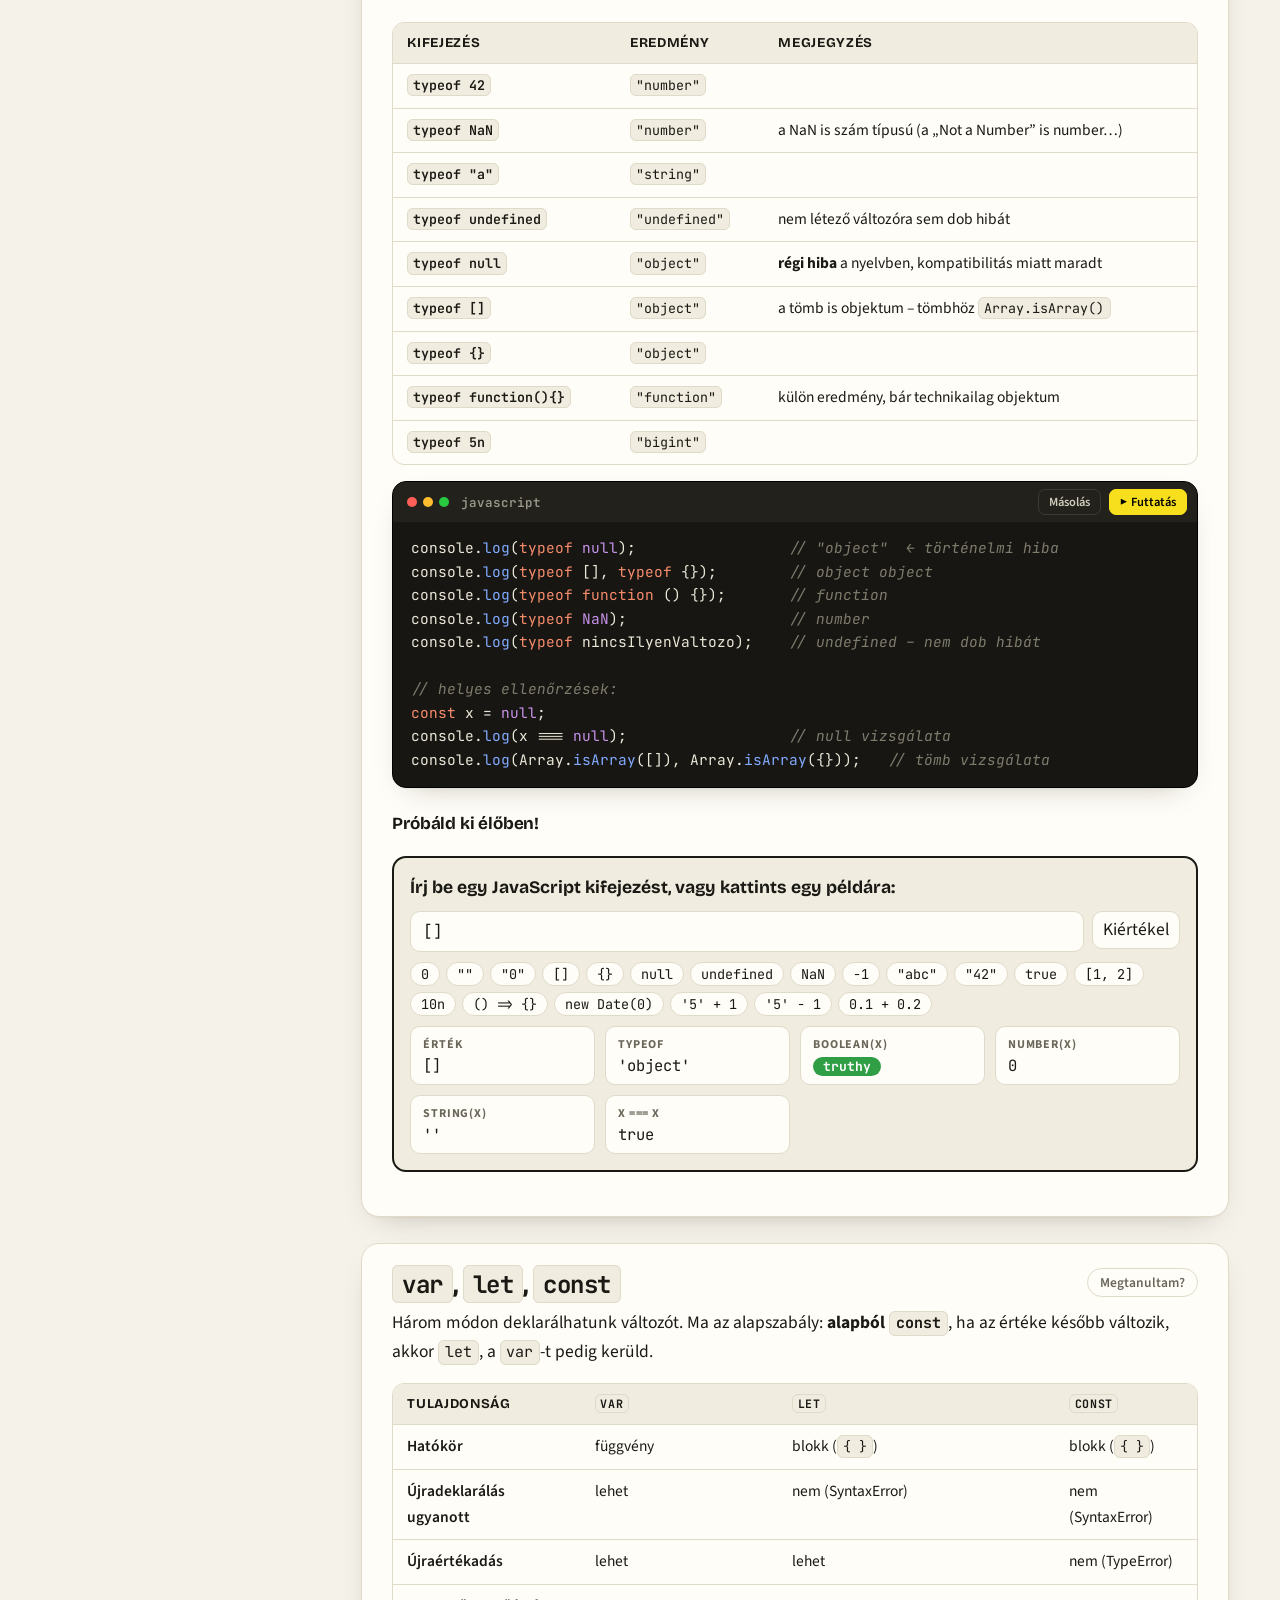
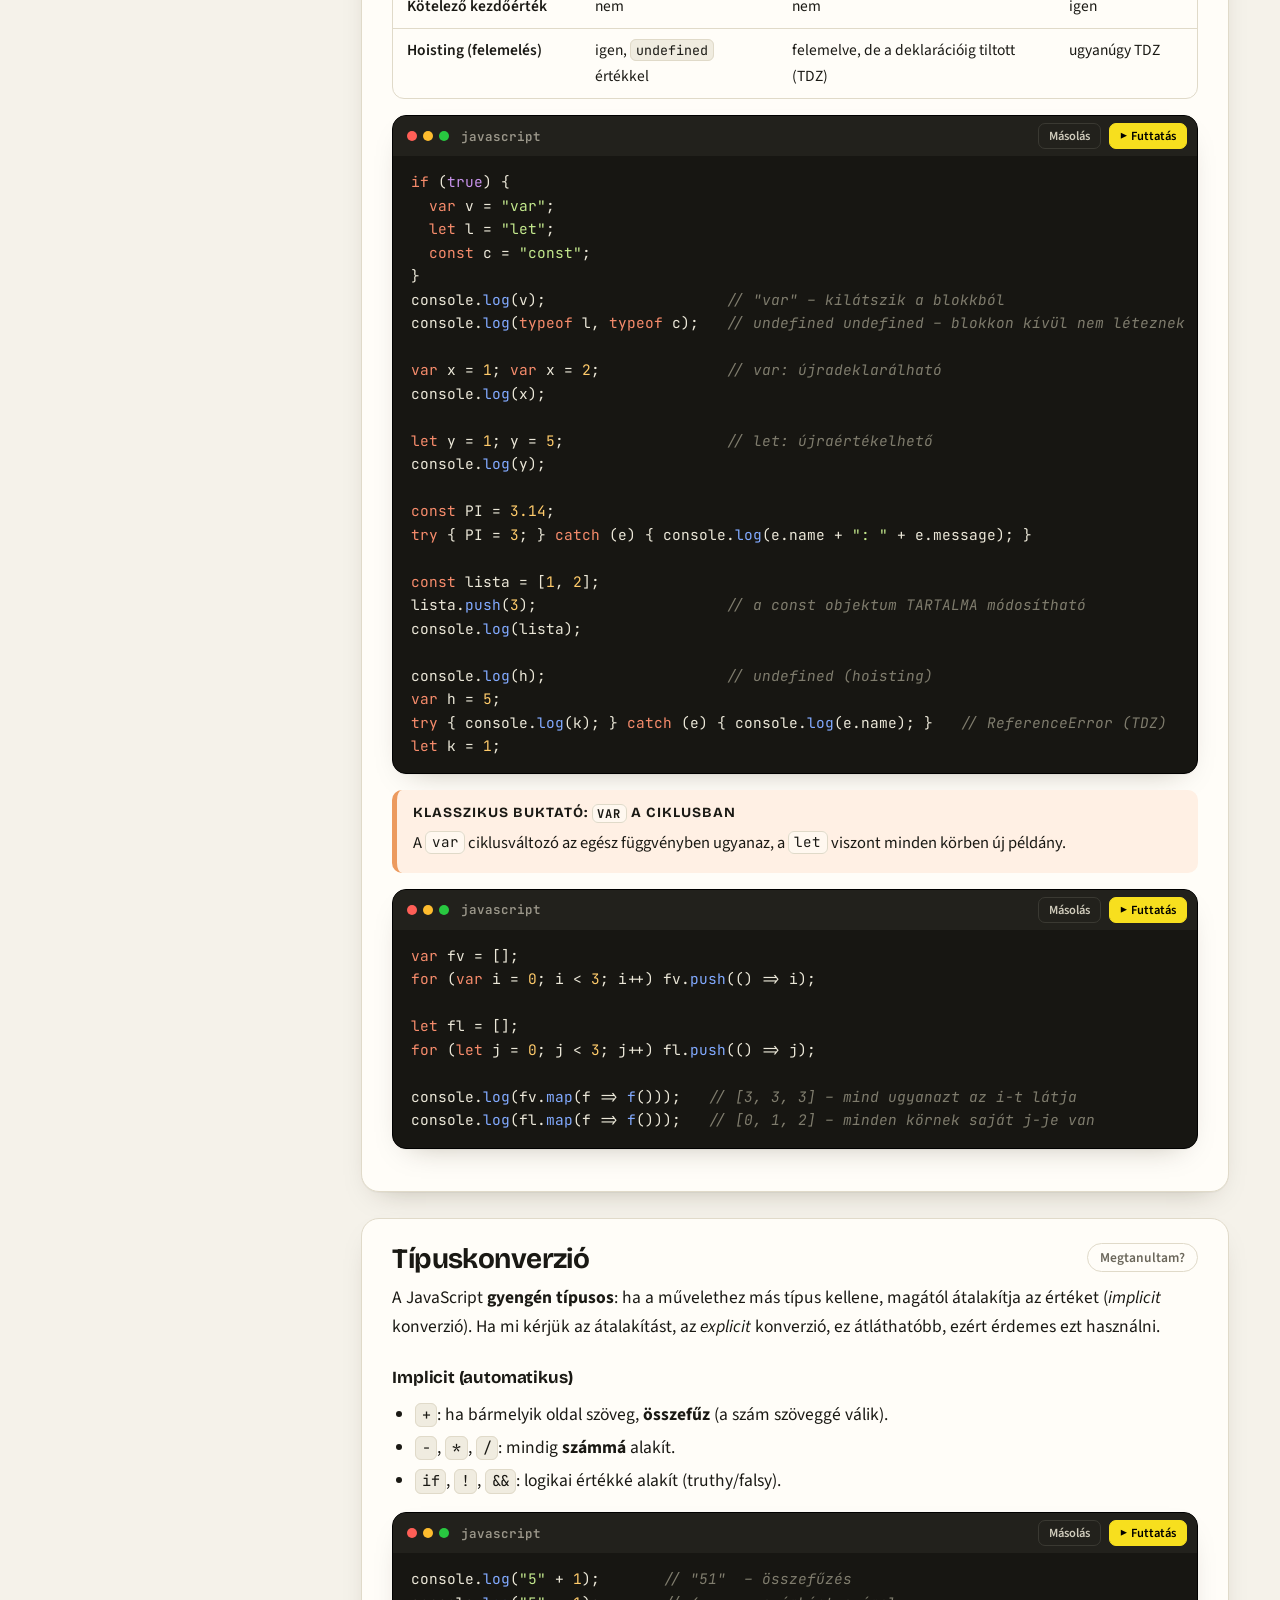
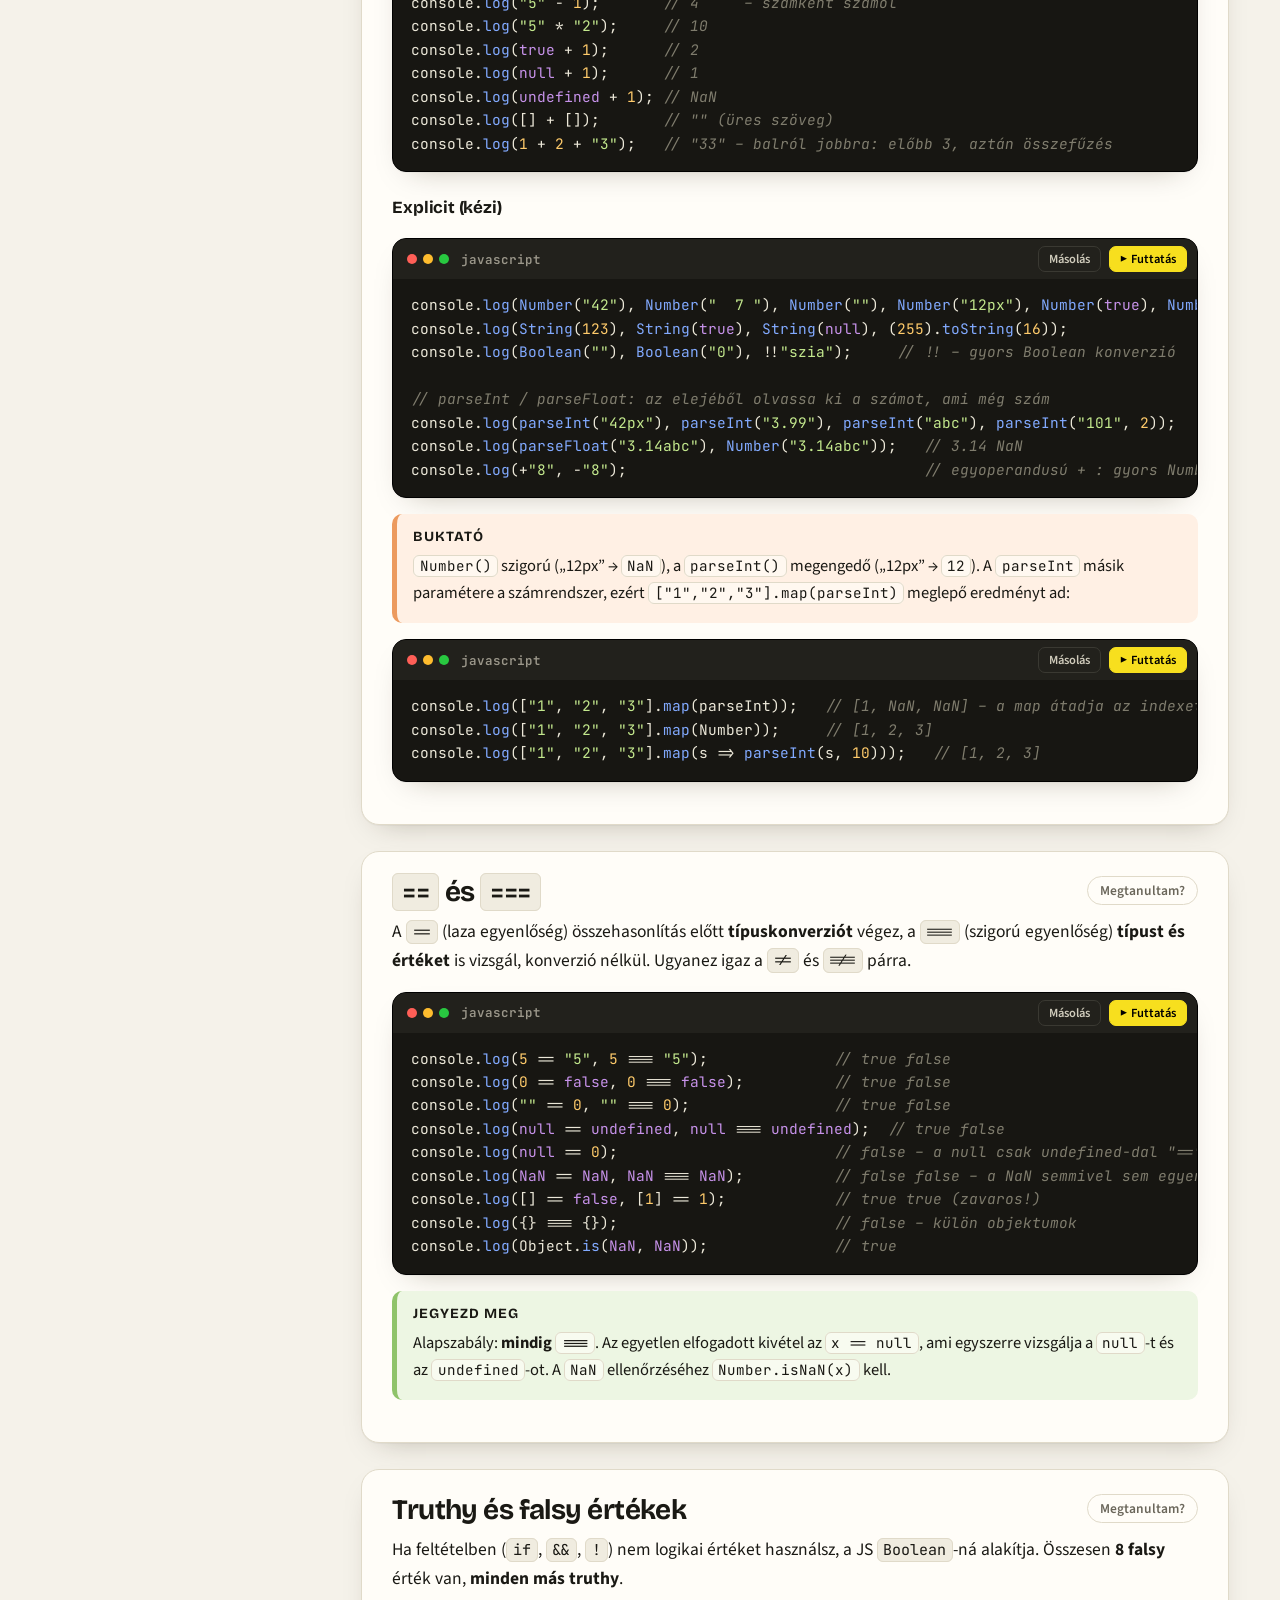
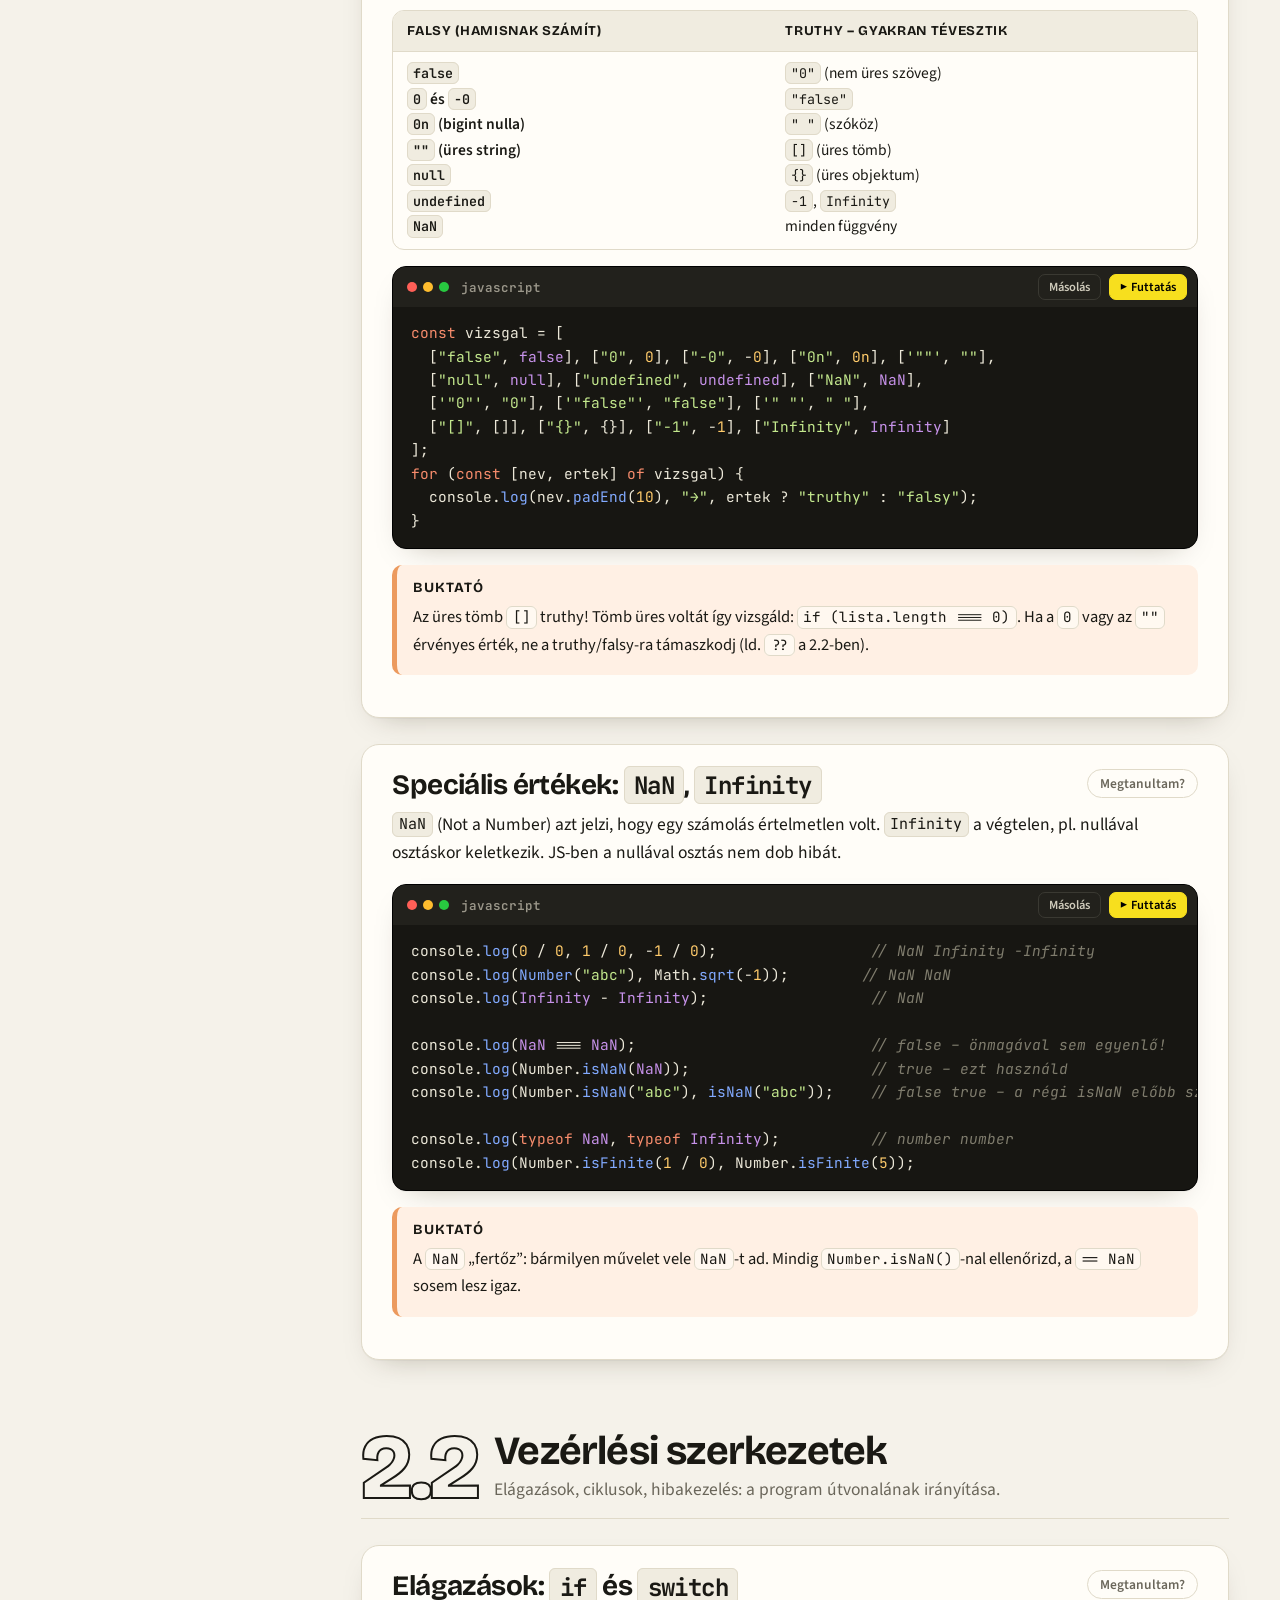
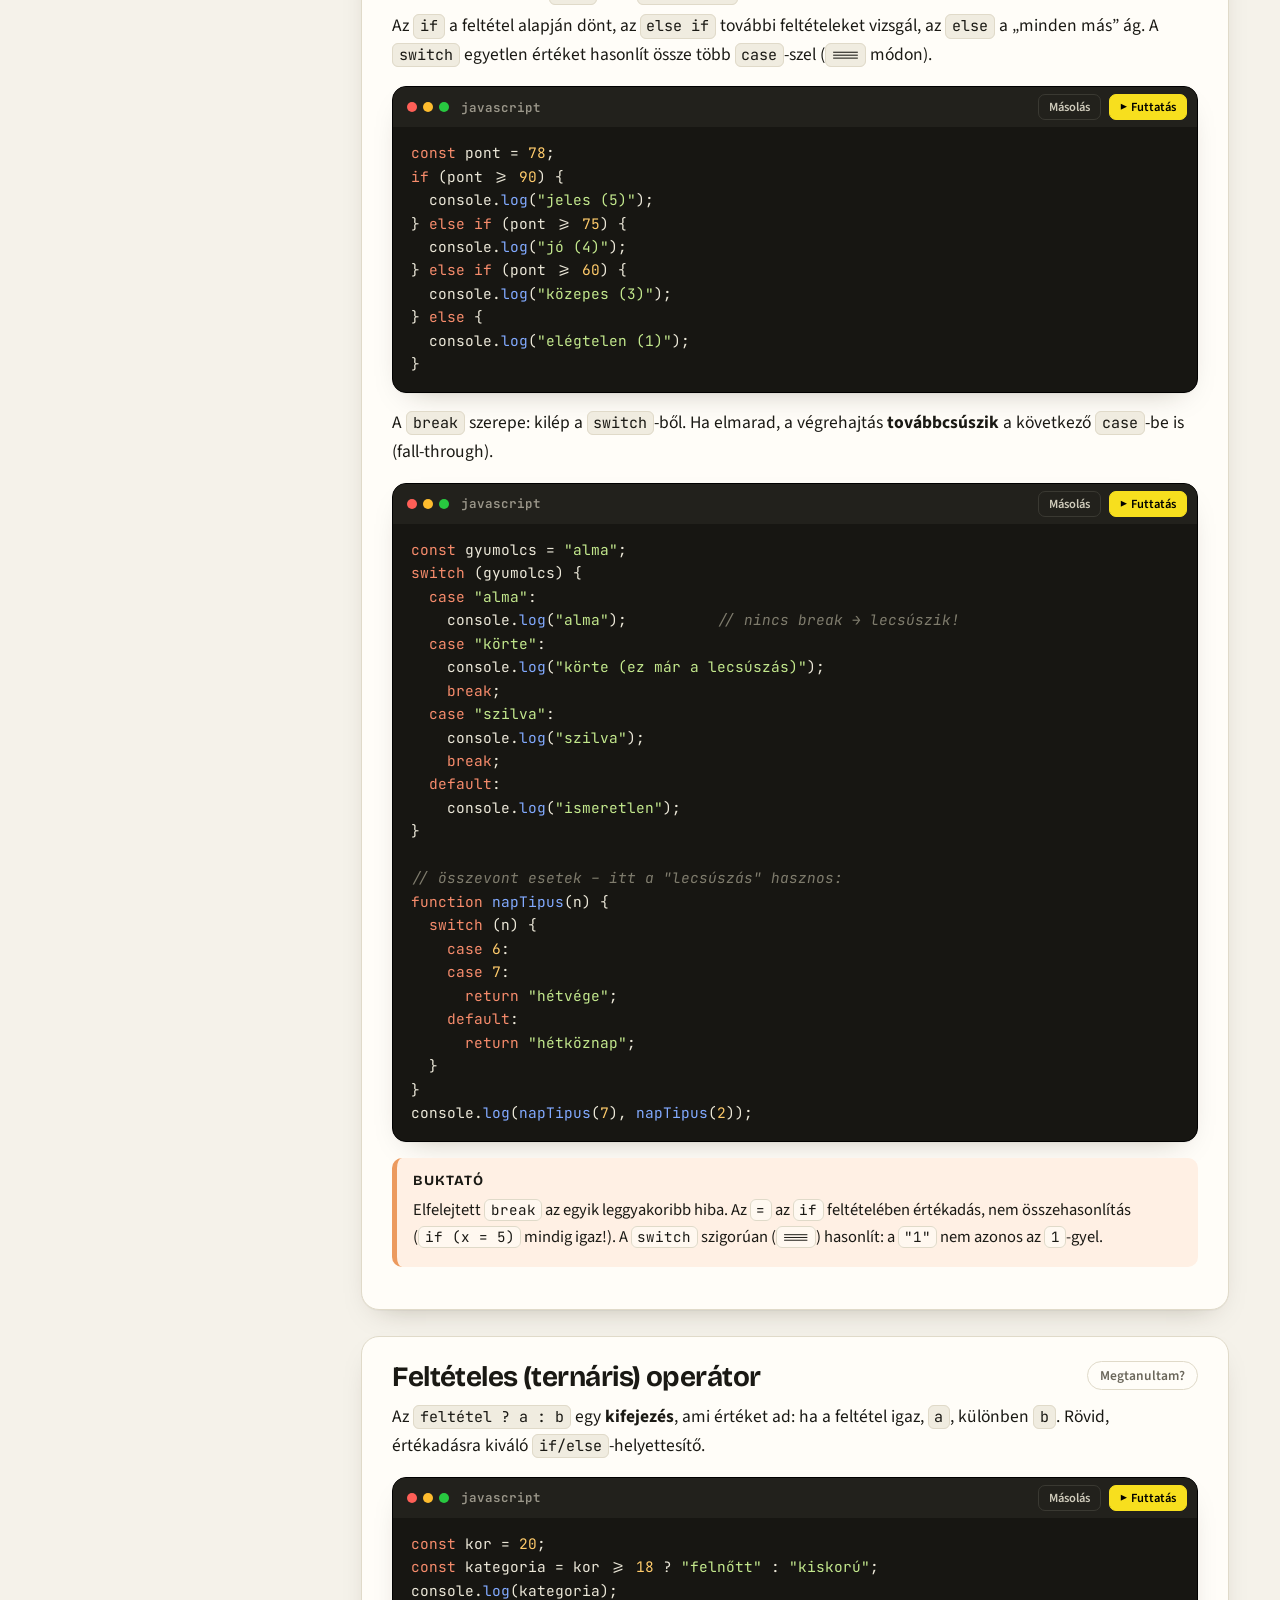
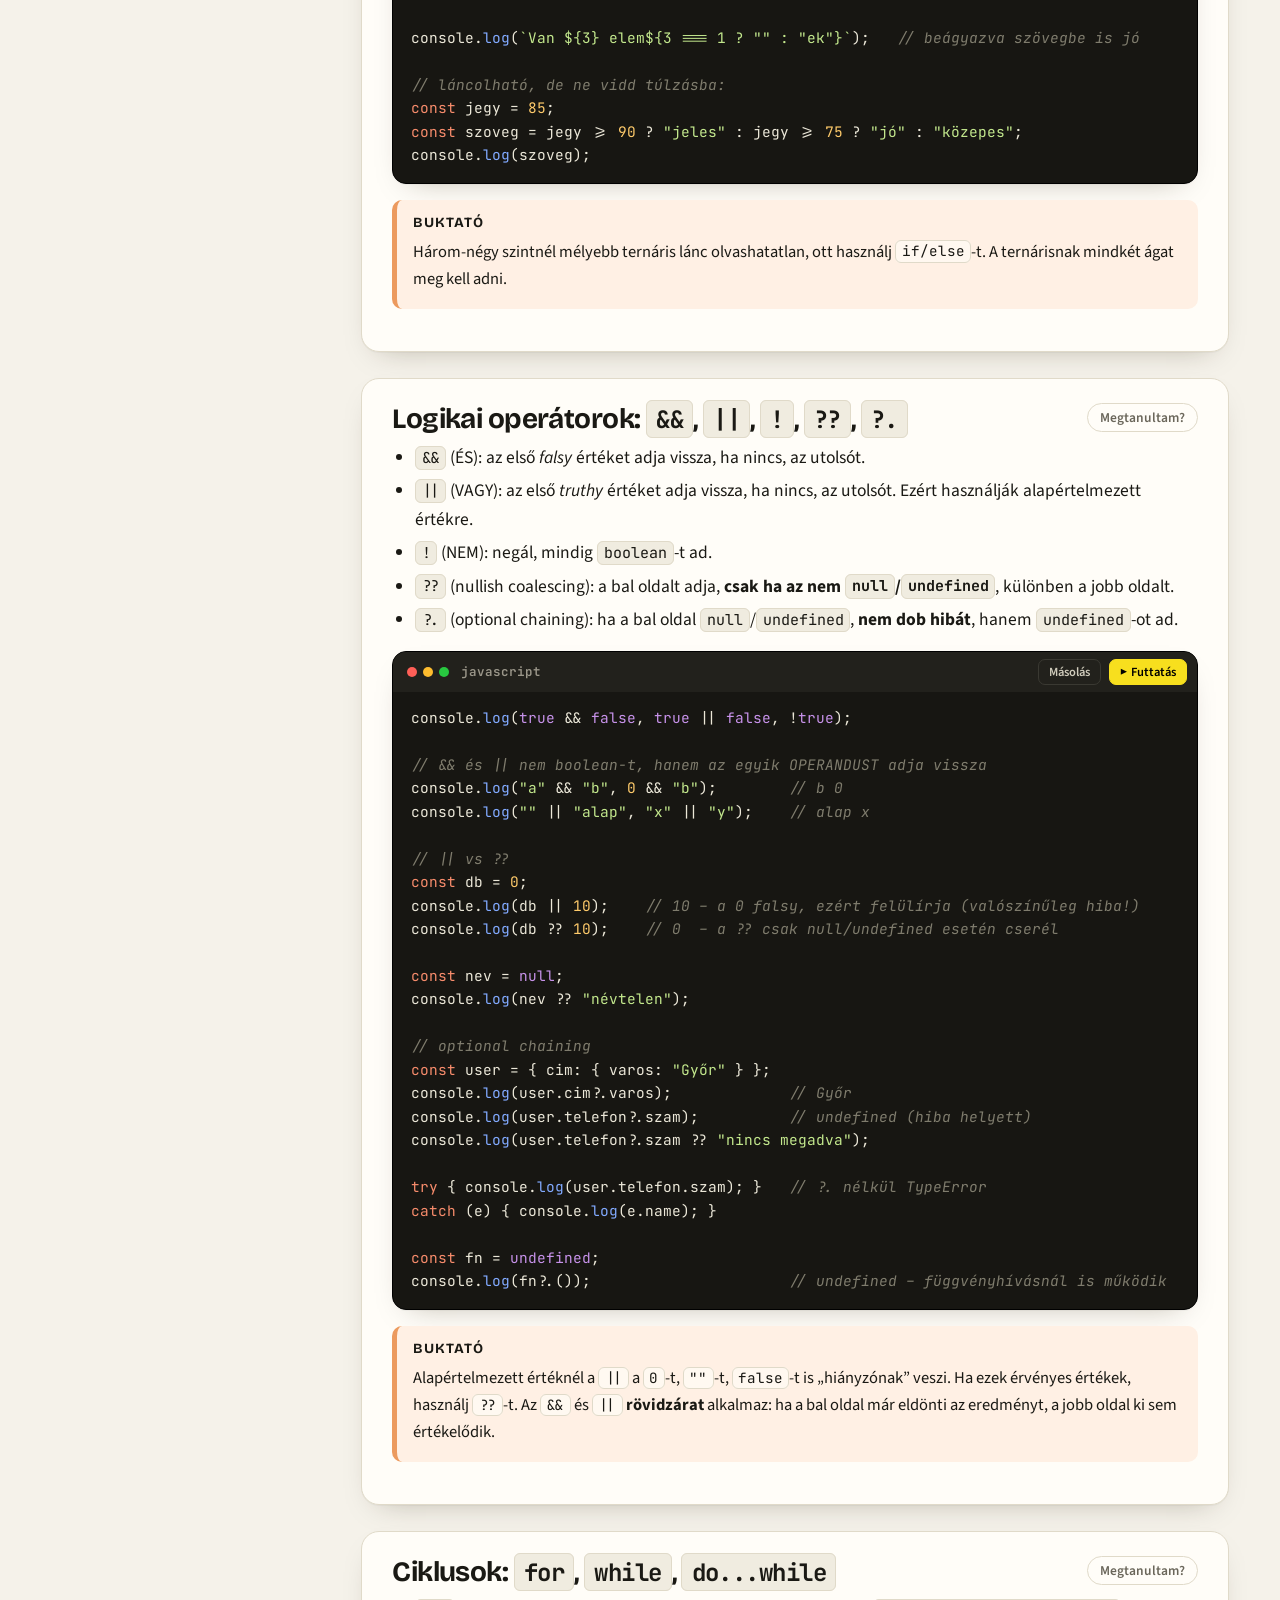
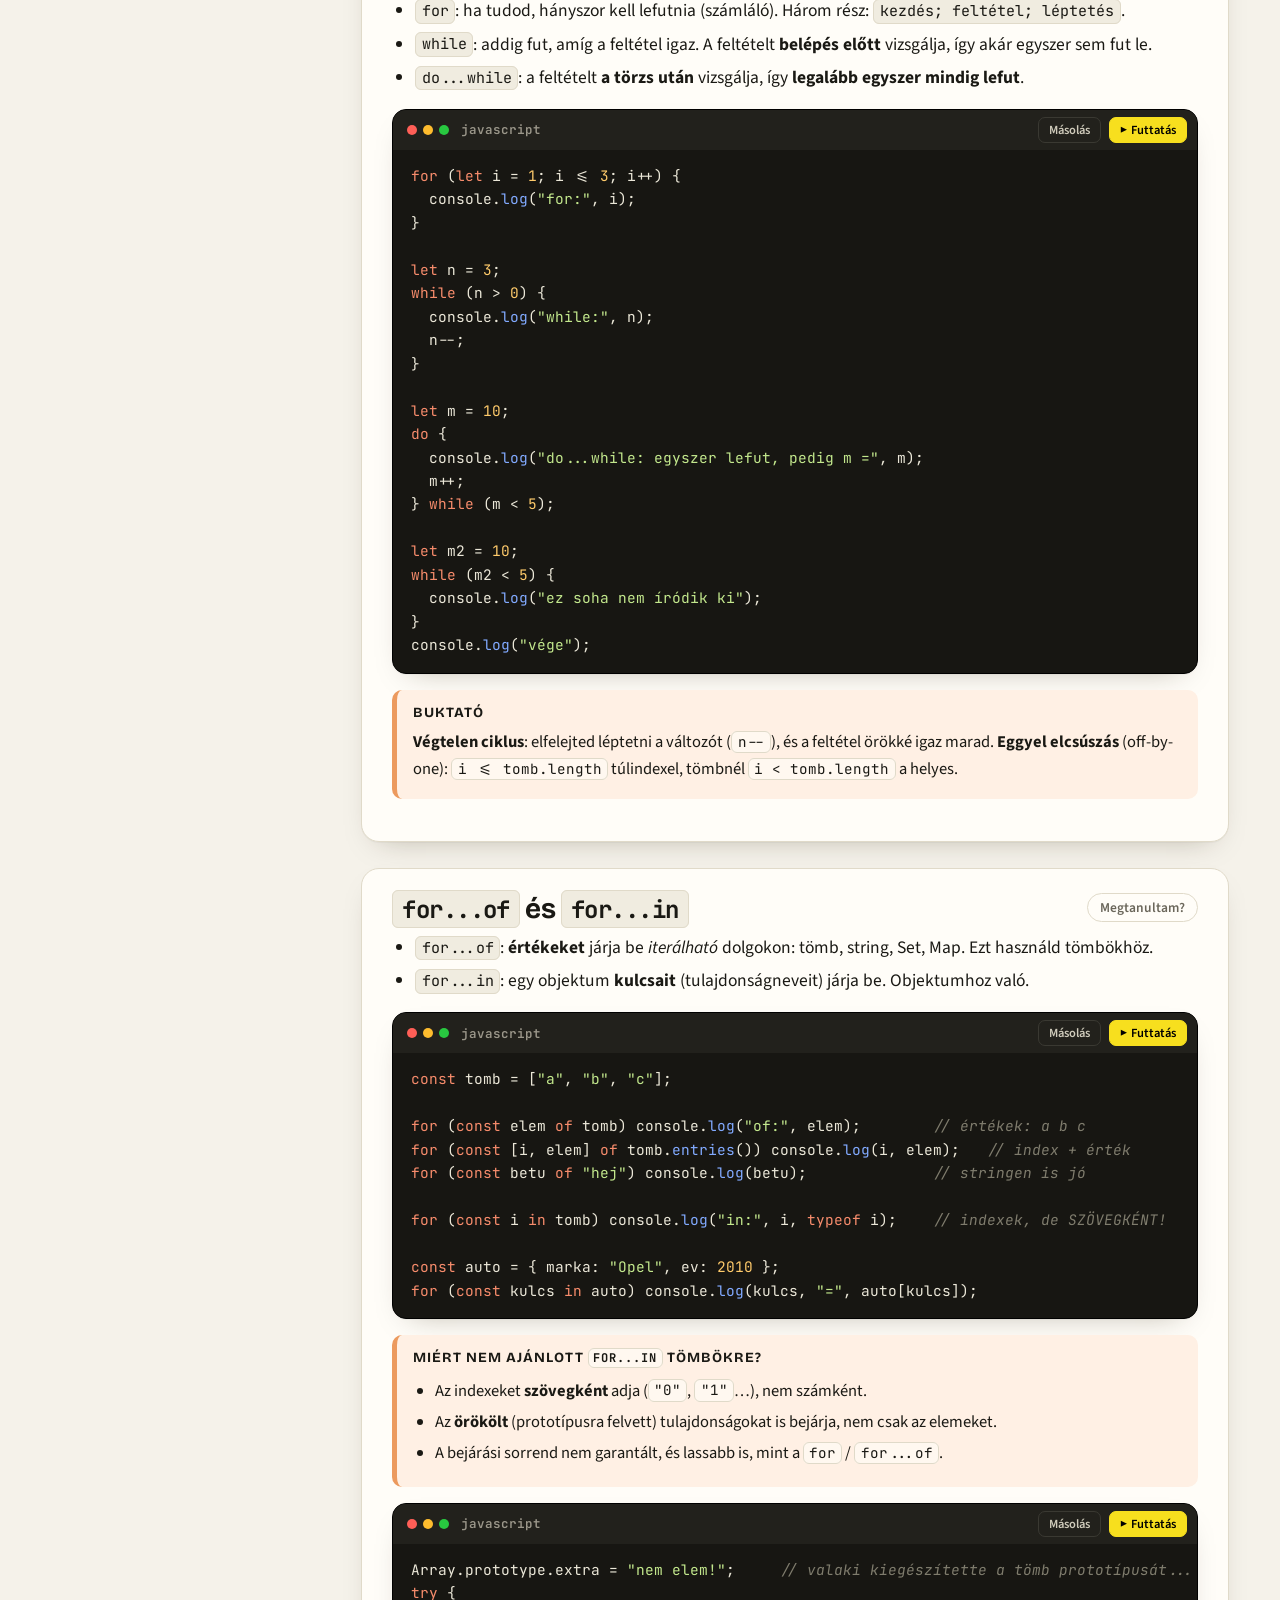
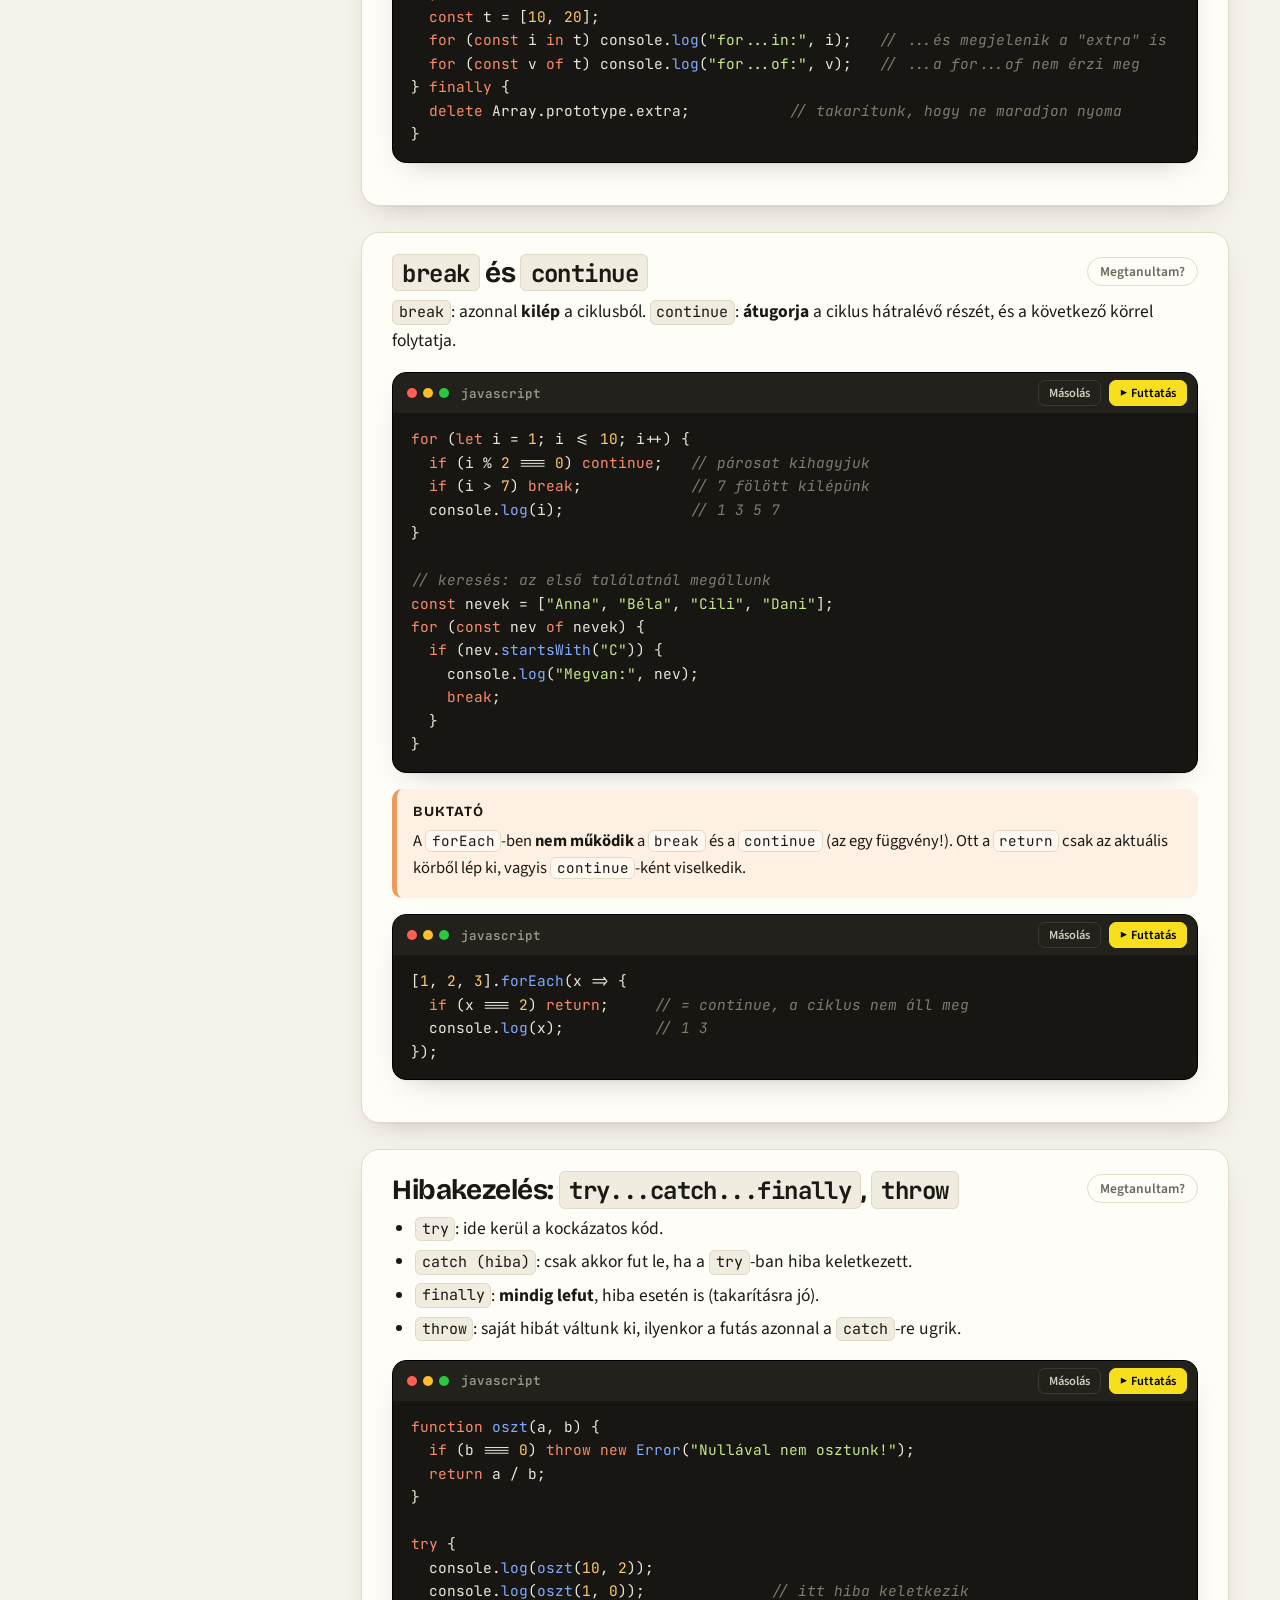
<file: webprog/index.html>
<!DOCTYPE html>
<html lang="hu" data-theme="light">
<head>
<meta charset="utf-8">
<meta name="viewport" content="width=device-width, initial-scale=1">
<title>JavaScript alapok – dolgozat-jegyzet</title>
<meta name="description" content="Áttekinthető JavaScript jegyzet dolgozatra: típusok, vezérlési szerkezetek, adatszerkezetek, függvények – futtatható példákkal.">
<link rel="preconnect" href="https://fonts.googleapis.com">
<link rel="preconnect" href="https://fonts.gstatic.com" crossorigin>
<link href="https://fonts.googleapis.com/css2?family=Bricolage+Grotesque:opsz,wght@12..96,600;12..96,700;12..96,800&family=JetBrains+Mono:wght@400;600&family=Source+Sans+3:ital,wght@0,400;0,600;0,700;1,400&display=swap" rel="stylesheet">
<link rel="stylesheet" href="style.css">
<script src="script.js" defer></script>
</head>
<body>
<div class="progress-bar" id="readBar"></div>

<header class="topbar">
  <button class="icon-btn" id="menuBtn" aria-label="Tartalomjegyzék">☰</button>
  <div class="title">JavaScript alapok · jegyzet</div>
  <button class="icon-btn" id="themeBtn" aria-label="Téma váltása">🌙 Sötét</button>
</header>

<div class="layout">
  <aside class="sidebar" id="sidebar" aria-label="Tartalomjegyzék">
    <div class="brand"><span class="logo">JS</span><div>jegyzet<small>dolgozatra készülőknek</small></div></div>
    <div class="learned">
      <div class="meter"><i id="meterFill"></i></div>
      <span id="meterText"></span>
    </div>
    <nav id="nav"></nav>
  </aside>

  <main>
    <!-- ================= HERO ================= -->
    <section class="hero">
      <div class="eyebrow">2. feladat · Jegyzetkészítés</div>
      <h1>JavaScript <mark>alapok</mark></h1>
      <p class="sub">Egyetlen oldal, amit a dolgozat előtt elég átolvasni: rövid magyarázat, működő kód, tipikus hibák és kidolgozott önellenőrző kérdések.</p>
      <div class="stats">
        <div class="stat"><b>5</b><span>témakör</span></div>
        <div class="stat"><b id="statTopics">–</b><span>téma</span></div>
        <div class="stat"><b id="statCode">–</b><span>futtatható példa</span></div>
        <div class="stat"><b>6</b><span>önellenőrző kérdés</span></div>
      </div>
      <div class="howto">
        <div><b>▶ Futtasd a példákat</b>Minden kódblokk alatt kimenet jelenik meg, mintha a böngésző konzolját nézted volna.</div>
        <div><b>✎ Szerkeszd a kódot</b>Kattints a kódba, írd át, és futtasd újra (Ctrl+Enter). Az „↺ Eredeti” visszaállítja.</div>
        <div><b>✓ Jelöld, amit tudsz</b>A „Megtanultam?” gombbal követheted a haladásod – a böngésző megjegyzi.</div>
      </div>
    </section>

    <!-- ================= 2.1 TÍPUSOK ================= -->
    <section class="chapter" id="c1">
      <header class="chapter-head">
        <span class="num">2.1</span>
        <div><h2>JavaScript típusok</h2><p>Milyen értékek léteznek, hogyan tároljuk és hasonlítjuk őket.</p></div>
      </header>

      <article class="topic" id="t-primitives" data-title="Primitív típusok">
        <h3>Primitív típusok</h3>
        <p>A primitív érték egyszerű, <strong>megváltoztathatatlan</strong> (immutable) adat. Amikor másik változóba másolod, az <strong>érték másolódik</strong>, nem egy hivatkozás. Hat fontos típus van (a <code>symbol</code>-lal együtt hét).</p>
        <div class="table-wrap"><table>
          <thead><tr><th>Típus</th><th>Mit tárol</th><th>Példa</th></tr></thead>
          <tbody>
            <tr><td><code>number</code></td><td>Egész és tört számok is (64 bites lebegőpontos); ide tartozik a <code>NaN</code> és az <code>Infinity</code> is</td><td><code>42</code>, <code>3.14</code>, <code>-7</code></td></tr>
            <tr><td><code>string</code></td><td>Szöveg, idézőjelek között (<code>'</code> <code>"</code> vagy visszaidézőjel)</td><td><code>"alma"</code>, <code>`Szia ${nev}`</code></td></tr>
            <tr><td><code>boolean</code></td><td>Logikai érték: igaz vagy hamis</td><td><code>true</code>, <code>false</code></td></tr>
            <tr><td><code>undefined</code></td><td>„Még nincs értéke” – ezt kapja egy változó, ha nem adtunk neki semmit</td><td><code>let x;</code></td></tr>
            <tr><td><code>null</code></td><td>Szándékosan „üres / nincs ilyen” érték, ezt mi adjuk meg</td><td><code>let y = null;</code></td></tr>
            <tr><td><code>bigint</code></td><td>Tetszőlegesen nagy egész, <code>n</code> végződéssel</td><td><code>123456789012345678901234567890n</code></td></tr>
          </tbody>
        </table></div>
        <script type="text/plain" data-code data-run>
let kor = 20;                       // number
let tort = 3.14;                    // ugyanúgy number
let nev = "Anna";                   // string
let van = true;                     // boolean
let semmi;                          // undefined (nem adtunk értéket)
let ures = null;                    // null (szándékosan üres)
let nagy = 12345678901234567890n;   // bigint

console.log(typeof kor, typeof tort, typeof nev, typeof van, typeof semmi, typeof ures, typeof nagy);
console.log(semmi, ures);
console.log(nagy * 2n);
        </script>
        <div class="callout warn"><strong>Buktató</strong>
          <p>A számok lebegőpontosak, ezért <code>0.1 + 0.2</code> nem pontosan <code>0.3</code>. A <code>bigint</code> és a <code>number</code> nem keverhető egy műveletben.</p>
        </div>
        <script type="text/plain" data-code data-run>
console.log(0.1 + 0.2);                  // 0.30000000000000004
console.log(0.1 + 0.2 === 0.3);          // false!
console.log(Math.abs(0.1 + 0.2 - 0.3) < Number.EPSILON); // true – így hasonlítunk

try {
  console.log(1n + 1);                   // number + bigint
} catch (e) {
  console.log(e.name + ": " + e.message);
}
        </script>
      </article>

      <article class="topic" id="t-reference" data-title="Referencia típusok">
        <h3>Referencia (objektum) típusok</h3>
        <p>Az <strong>objektum</strong>, a <strong>tömb</strong> és a <strong>függvény</strong> referencia típus. A változó nem magát az adatot, hanem egy <em>hivatkozást</em> (címet) tárol. Ha másik változóba másolod, <strong>ugyanarra az objektumra</strong> fog mutatni, ezért az egyiken át végzett módosítás a másikban is látszik.</p>
        <script type="text/plain" data-code data-run>
// primitív: érték szerinti másolás
let p = 5;
let q = p;
q = 6;
console.log(p, q);          // 5 6 – egymástól független

// referencia: ugyanarra az objektumra mutat
const a = { x: 1 };
const b = a;
b.x = 99;
console.log(a.x);           // 99 – az "a" is megváltozott!

// összehasonlításnál a hivatkozás számít, nem a tartalom
console.log({} === {});             // false – két külön objektum
console.log(a === b);               // true – ugyanaz az objektum

// valódi másolat (sekély): spread
const t = [1, 2, 3];
const masolat = [...t];
masolat.push(4);
console.log(t, masolat);

function koszon() {}
console.log(typeof koszon, koszon instanceof Object);   // a függvény is objektum
        </script>
        <div class="callout warn"><strong>Buktató</strong>
          <p>Az <code>=</code> objektumnál <strong>nem másol</strong>. Két, azonos tartalmú objektum <code>===</code>-vel mégsem egyenlő. A <code>const</code> objektum tartalma módosítható, csak a változó nem irányítható át másik objektumra.</p>
        </div>
      </article>

      <article class="topic" id="t-typeof" data-title="typeof operátor">
        <h3>A <code>typeof</code> operátor és a meglepetések</h3>
        <p>A <code>typeof</code> egy <em>szöveget</em> ad vissza, ami az érték típusát nevezi meg. Primitívekre jól működik, de van néhány történelmi furcsaság.</p>
        <div class="table-wrap"><table>
          <thead><tr><th>Kifejezés</th><th>Eredmény</th><th>Megjegyzés</th></tr></thead>
          <tbody>
            <tr><td><code>typeof 42</code></td><td><code>"number"</code></td><td></td></tr>
            <tr><td><code>typeof NaN</code></td><td><code>"number"</code></td><td>a NaN is szám típusú (a „Not a Number” is number…)</td></tr>
            <tr><td><code>typeof "a"</code></td><td><code>"string"</code></td><td></td></tr>
            <tr><td><code>typeof undefined</code></td><td><code>"undefined"</code></td><td>nem létező változóra sem dob hibát</td></tr>
            <tr><td><code>typeof null</code></td><td><code>"object"</code></td><td><strong>régi hiba</strong> a nyelvben, kompatibilitás miatt maradt</td></tr>
            <tr><td><code>typeof []</code></td><td><code>"object"</code></td><td>a tömb is objektum – tömbhöz <code>Array.isArray()</code></td></tr>
            <tr><td><code>typeof {}</code></td><td><code>"object"</code></td><td></td></tr>
            <tr><td><code>typeof function(){}</code></td><td><code>"function"</code></td><td>külön eredmény, bár technikailag objektum</td></tr>
            <tr><td><code>typeof 5n</code></td><td><code>"bigint"</code></td><td></td></tr>
          </tbody>
        </table></div>
        <script type="text/plain" data-code data-run>
console.log(typeof null);                 // "object"  ← történelmi hiba
console.log(typeof [], typeof {});        // object object
console.log(typeof function () {});       // function
console.log(typeof NaN);                  // number
console.log(typeof nincsIlyenValtozo);    // undefined – nem dob hibát

// helyes ellenőrzések:
const x = null;
console.log(x === null);                  // null vizsgálata
console.log(Array.isArray([]), Array.isArray({}));   // tömb vizsgálata
        </script>
        <h4>Próbáld ki élőben!</h4>
        <div class="playground">
          <label for="pgInput">Írj be egy JavaScript kifejezést, vagy kattints egy példára:</label>
          <div class="pg-row"><input id="pgInput" value="[]" spellcheck="false" autocomplete="off"><button class="icon-btn" id="pgRun" type="button">Kiértékel</button></div>
          <div class="chips" id="pgChips"></div>
          <div class="pg-out" id="pgOut"></div>
        </div>
      </article>

      <article class="topic" id="t-var" data-title="var, let, const">
        <h3><code>var</code>, <code>let</code>, <code>const</code></h3>
        <p>Három módon deklarálhatunk változót. Ma az alapszabály: <strong>alapból <code>const</code></strong>, ha az értéke később változik, akkor <code>let</code>, a <code>var</code>-t pedig kerüld.</p>
        <div class="table-wrap"><table>
          <thead><tr><th>Tulajdonság</th><th><code>var</code></th><th><code>let</code></th><th><code>const</code></th></tr></thead>
          <tbody>
            <tr><td>Hatókör</td><td>függvény</td><td>blokk (<code>{ }</code>)</td><td>blokk (<code>{ }</code>)</td></tr>
            <tr><td>Újradeklarálás ugyanott</td><td>lehet</td><td>nem (SyntaxError)</td><td>nem (SyntaxError)</td></tr>
            <tr><td>Újraértékadás</td><td>lehet</td><td>lehet</td><td>nem (TypeError)</td></tr>
            <tr><td>Kötelező kezdőérték</td><td>nem</td><td>nem</td><td>igen</td></tr>
            <tr><td>Hoisting (felemelés)</td><td>igen, <code>undefined</code> értékkel</td><td>felemelve, de a deklarációig tiltott (TDZ)</td><td>ugyanúgy TDZ</td></tr>
          </tbody>
        </table></div>
        <script type="text/plain" data-code data-run>
if (true) {
  var v = "var";
  let l = "let";
  const c = "const";
}
console.log(v);                    // "var" – kilátszik a blokkból
console.log(typeof l, typeof c);   // undefined undefined – blokkon kívül nem léteznek

var x = 1; var x = 2;              // var: újradeklarálható
console.log(x);

let y = 1; y = 5;                  // let: újraértékelhető
console.log(y);

const PI = 3.14;
try { PI = 3; } catch (e) { console.log(e.name + ": " + e.message); }

const lista = [1, 2];
lista.push(3);                     // a const objektum TARTALMA módosítható
console.log(lista);

console.log(h);                    // undefined (hoisting)
var h = 5;
try { console.log(k); } catch (e) { console.log(e.name); }   // ReferenceError (TDZ)
let k = 1;
        </script>
        <div class="callout warn"><strong>Klasszikus buktató: <code>var</code> a ciklusban</strong>
          <p>A <code>var</code> ciklusváltozó az egész függvényben ugyanaz, a <code>let</code> viszont minden körben új példány.</p></div>
        <script type="text/plain" data-code data-run>
var fv = [];
for (var i = 0; i < 3; i++) fv.push(() => i);

let fl = [];
for (let j = 0; j < 3; j++) fl.push(() => j);

console.log(fv.map(f => f()));   // [3, 3, 3] – mind ugyanazt az i-t látja
console.log(fl.map(f => f()));   // [0, 1, 2] – minden körnek saját j-je van
        </script>
      </article>

      <article class="topic" id="t-conv" data-title="Típuskonverzió">
        <h3>Típuskonverzió</h3>
        <p>A JavaScript <strong>gyengén típusos</strong>: ha a művelethez más típus kellene, magától átalakítja az értéket (<em>implicit</em> konverzió). Ha mi kérjük az átalakítást, az <em>explicit</em> konverzió, ez átláthatóbb, ezért érdemes ezt használni.</p>
        <h4>Implicit (automatikus)</h4>
        <ul>
          <li><code>+</code>: ha bármelyik oldal szöveg, <strong>összefűz</strong> (a szám szöveggé válik).</li>
          <li><code>-</code>, <code>*</code>, <code>/</code>: mindig <strong>számmá</strong> alakít.</li>
          <li><code>if</code>, <code>!</code>, <code>&amp;&amp;</code>: logikai értékké alakít (truthy/falsy).</li>
        </ul>
        <script type="text/plain" data-code data-run>
console.log("5" + 1);       // "51"  – összefűzés
console.log("5" - 1);       // 4     – számként számol
console.log("5" * "2");     // 10
console.log(true + 1);      // 2
console.log(null + 1);      // 1
console.log(undefined + 1); // NaN
console.log([] + []);       // "" (üres szöveg)
console.log(1 + 2 + "3");   // "33" – balról jobbra: előbb 3, aztán összefűzés
        </script>
        <h4>Explicit (kézi)</h4>
        <script type="text/plain" data-code data-run>
console.log(Number("42"), Number("  7 "), Number(""), Number("12px"), Number(true), Number(null), Number(undefined));
console.log(String(123), String(true), String(null), (255).toString(16));
console.log(Boolean(""), Boolean("0"), !!"szia");     // !! – gyors Boolean konverzió

// parseInt / parseFloat: az elejéből olvassa ki a számot, ami még szám
console.log(parseInt("42px"), parseInt("3.99"), parseInt("abc"), parseInt("101", 2));
console.log(parseFloat("3.14abc"), Number("3.14abc"));   // 3.14 NaN
console.log(+"8", -"8");                                 // egyoperandusú + : gyors Number()
        </script>
        <div class="callout warn"><strong>Buktató</strong>
          <p><code>Number()</code> szigorú („12px” → <code>NaN</code>), a <code>parseInt()</code> megengedő („12px” → <code>12</code>). A <code>parseInt</code> másik paramétere a számrendszer, ezért <code>["1","2","3"].map(parseInt)</code> meglepő eredményt ad:</p></div>
        <script type="text/plain" data-code data-run>
console.log(["1", "2", "3"].map(parseInt));   // [1, NaN, NaN] – a map átadja az indexet is!
console.log(["1", "2", "3"].map(Number));     // [1, 2, 3]
console.log(["1", "2", "3"].map(s => parseInt(s, 10)));   // [1, 2, 3]
        </script>
      </article>

      <article class="topic" id="t-eq" data-title="== és ===">
        <h3><code>==</code> és <code>===</code></h3>
        <p>A <code>==</code> (laza egyenlőség) összehasonlítás előtt <strong>típuskonverziót</strong> végez, a <code>===</code> (szigorú egyenlőség) <strong>típust és értéket</strong> is vizsgál, konverzió nélkül. Ugyanez igaz a <code>!=</code> és <code>!==</code> párra.</p>
        <script type="text/plain" data-code data-run>
console.log(5 == "5", 5 === "5");              // true false
console.log(0 == false, 0 === false);          // true false
console.log("" == 0, "" === 0);                // true false
console.log(null == undefined, null === undefined);  // true false
console.log(null == 0);                        // false – a null csak undefined-dal "==" egyenlő
console.log(NaN == NaN, NaN === NaN);          // false false – a NaN semmivel sem egyenlő
console.log([] == false, [1] == 1);            // true true (zavaros!)
console.log({} === {});                        // false – külön objektumok
console.log(Object.is(NaN, NaN));              // true
        </script>
        <div class="callout tip"><strong>Jegyezd meg</strong>
          <p>Alapszabály: <strong>mindig <code>===</code></strong>. Az egyetlen elfogadott kivétel az <code>x == null</code>, ami egyszerre vizsgálja a <code>null</code>-t és az <code>undefined</code>-ot. A <code>NaN</code> ellenőrzéséhez <code>Number.isNaN(x)</code> kell.</p></div>
      </article>

      <article class="topic" id="t-truthy" data-title="Truthy és falsy">
        <h3>Truthy és falsy értékek</h3>
        <p>Ha feltételben (<code>if</code>, <code>&amp;&amp;</code>, <code>!</code>) nem logikai értéket használsz, a JS <code>Boolean</code>-ná alakítja. Összesen <strong>8 falsy</strong> érték van, <strong>minden más truthy</strong>.</p>
        <div class="table-wrap"><table>
          <thead><tr><th>Falsy (hamisnak számít)</th><th>Truthy – gyakran tévesztik</th></tr></thead>
          <tbody><tr>
            <td><code>false</code><br><code>0</code> és <code>-0</code><br><code>0n</code> (bigint nulla)<br><code>""</code> (üres string)<br><code>null</code><br><code>undefined</code><br><code>NaN</code></td>
            <td><code>"0"</code> (nem üres szöveg)<br><code>"false"</code><br><code>" "</code> (szóköz)<br><code>[]</code> (üres tömb)<br><code>{}</code> (üres objektum)<br><code>-1</code>, <code>Infinity</code><br>minden függvény</td>
          </tr></tbody>
        </table></div>
        <script type="text/plain" data-code data-run>
const vizsgal = [
  ["false", false], ["0", 0], ["-0", -0], ["0n", 0n], ['""', ""],
  ["null", null], ["undefined", undefined], ["NaN", NaN],
  ['"0"', "0"], ['"false"', "false"], ['" "', " "],
  ["[]", []], ["{}", {}], ["-1", -1], ["Infinity", Infinity]
];
for (const [nev, ertek] of vizsgal) {
  console.log(nev.padEnd(10), "→", ertek ? "truthy" : "falsy");
}
        </script>
        <div class="callout warn"><strong>Buktató</strong>
          <p>Az üres tömb <code>[]</code> truthy! Tömb üres voltát így vizsgáld: <code>if (lista.length === 0)</code>. Ha a <code>0</code> vagy az <code>""</code> érvényes érték, ne a truthy/falsy-ra támaszkodj (ld. <code>??</code> a 2.2-ben).</p></div>
      </article>

      <article class="topic" id="t-special" data-title="NaN és Infinity">
        <h3>Speciális értékek: <code>NaN</code>, <code>Infinity</code></h3>
        <p><code>NaN</code> (Not a Number) azt jelzi, hogy egy számolás értelmetlen volt. <code>Infinity</code> a végtelen, pl. nullával osztáskor keletkezik. JS-ben a nullával osztás nem dob hibát.</p>
        <script type="text/plain" data-code data-run>
console.log(0 / 0, 1 / 0, -1 / 0);                 // NaN Infinity -Infinity
console.log(Number("abc"), Math.sqrt(-1));        // NaN NaN
console.log(Infinity - Infinity);                  // NaN

console.log(NaN === NaN);                          // false – önmagával sem egyenlő!
console.log(Number.isNaN(NaN));                    // true – ezt használd
console.log(Number.isNaN("abc"), isNaN("abc"));    // false true – a régi isNaN előbb számmá alakít

console.log(typeof NaN, typeof Infinity);          // number number
console.log(Number.isFinite(1 / 0), Number.isFinite(5));
        </script>
        <div class="callout warn"><strong>Buktató</strong>
          <p>A <code>NaN</code> „fertőz”: bármilyen művelet vele <code>NaN</code>-t ad. Mindig <code>Number.isNaN()</code>-nal ellenőrizd, a <code>== NaN</code> sosem lesz igaz.</p></div>
      </article>
    </section>

    <!-- ================= 2.2 VEZÉRLÉSI SZERKEZETEK ================= -->
    <section class="chapter" id="c2">
      <header class="chapter-head">
        <span class="num">2.2</span>
        <div><h2>Vezérlési szerkezetek</h2><p>Elágazások, ciklusok, hibakezelés: a program útvonalának irányítása.</p></div>
      </header>

      <article class="topic" id="t-if" data-title="if és switch">
        <h3>Elágazások: <code>if</code> és <code>switch</code></h3>
        <p>Az <code>if</code> a feltétel alapján dönt, az <code>else if</code> további feltételeket vizsgál, az <code>else</code> a „minden más” ág. A <code>switch</code> egyetlen értéket hasonlít össze több <code>case</code>-szel (<code>===</code> módon).</p>
        <script type="text/plain" data-code data-run>
const pont = 78;
if (pont >= 90) {
  console.log("jeles (5)");
} else if (pont >= 75) {
  console.log("jó (4)");
} else if (pont >= 60) {
  console.log("közepes (3)");
} else {
  console.log("elégtelen (1)");
}
        </script>
        <p>A <code>break</code> szerepe: kilép a <code>switch</code>-ből. Ha elmarad, a végrehajtás <strong>továbbcsúszik</strong> a következő <code>case</code>-be is (fall-through).</p>
        <script type="text/plain" data-code data-run>
const gyumolcs = "alma";
switch (gyumolcs) {
  case "alma":
    console.log("alma");          // nincs break → lecsúszik!
  case "körte":
    console.log("körte (ez már a lecsúszás)");
    break;
  case "szilva":
    console.log("szilva");
    break;
  default:
    console.log("ismeretlen");
}

// összevont esetek – itt a "lecsúszás" hasznos:
function napTipus(n) {
  switch (n) {
    case 6:
    case 7:
      return "hétvége";
    default:
      return "hétköznap";
  }
}
console.log(napTipus(7), napTipus(2));
        </script>
        <div class="callout warn"><strong>Buktató</strong>
          <p>Elfelejtett <code>break</code> az egyik leggyakoribb hiba. Az <code>=</code> az <code>if</code> feltételében értékadás, nem összehasonlítás (<code>if (x = 5)</code> mindig igaz!). A <code>switch</code> szigorúan (<code>===</code>) hasonlít: a <code>"1"</code> nem azonos az <code>1</code>-gyel.</p></div>
      </article>

      <article class="topic" id="t-ternary" data-title="Ternáris operátor">
        <h3>Feltételes (ternáris) operátor</h3>
        <p>Az <code>feltétel ? a : b</code> egy <strong>kifejezés</strong>, ami értéket ad: ha a feltétel igaz, <code>a</code>, különben <code>b</code>. Rövid, értékadásra kiváló <code>if/else</code>-helyettesítő.</p>
        <script type="text/plain" data-code data-run>
const kor = 20;
const kategoria = kor >= 18 ? "felnőtt" : "kiskorú";
console.log(kategoria);

console.log(`Van ${3} elem${3 === 1 ? "" : "ek"}`);   // beágyazva szövegbe is jó

// láncolható, de ne vidd túlzásba:
const jegy = 85;
const szoveg = jegy >= 90 ? "jeles" : jegy >= 75 ? "jó" : "közepes";
console.log(szoveg);
        </script>
        <div class="callout warn"><strong>Buktató</strong>
          <p>Három-négy szintnél mélyebb ternáris lánc olvashatatlan, ott használj <code>if/else</code>-t. A ternárisnak mindkét ágat meg kell adni.</p></div>
      </article>

      <article class="topic" id="t-logic" data-title="Logikai operátorok, ??, ?.">
        <h3>Logikai operátorok: <code>&amp;&amp;</code>, <code>||</code>, <code>!</code>, <code>??</code>, <code>?.</code></h3>
        <ul>
          <li><code>&amp;&amp;</code> (ÉS): az első <em>falsy</em> értéket adja vissza, ha nincs, az utolsót.</li>
          <li><code>||</code> (VAGY): az első <em>truthy</em> értéket adja vissza, ha nincs, az utolsót. Ezért használják alapértelmezett értékre.</li>
          <li><code>!</code> (NEM): negál, mindig <code>boolean</code>-t ad.</li>
          <li><code>??</code> (nullish coalescing): a bal oldalt adja, <strong>csak ha az nem <code>null</code>/<code>undefined</code></strong>, különben a jobb oldalt.</li>
          <li><code>?.</code> (optional chaining): ha a bal oldal <code>null</code>/<code>undefined</code>, <strong>nem dob hibát</strong>, hanem <code>undefined</code>-ot ad.</li>
        </ul>
        <script type="text/plain" data-code data-run>
console.log(true && false, true || false, !true);

// && és || nem boolean-t, hanem az egyik OPERANDUST adja vissza
console.log("a" && "b", 0 && "b");        // b 0
console.log("" || "alap", "x" || "y");    // alap x

// || vs ??
const db = 0;
console.log(db || 10);    // 10 – a 0 falsy, ezért felülírja (valószínűleg hiba!)
console.log(db ?? 10);    // 0  – a ?? csak null/undefined esetén cserél

const nev = null;
console.log(nev ?? "névtelen");

// optional chaining
const user = { cim: { varos: "Győr" } };
console.log(user.cim?.varos);             // Győr
console.log(user.telefon?.szam);          // undefined (hiba helyett)
console.log(user.telefon?.szam ?? "nincs megadva");

try { console.log(user.telefon.szam); }   // ?. nélkül TypeError
catch (e) { console.log(e.name); }

const fn = undefined;
console.log(fn?.());                      // undefined – függvényhívásnál is működik
        </script>
        <div class="callout warn"><strong>Buktató</strong>
          <p>Alapértelmezett értéknél a <code>||</code> a <code>0</code>-t, <code>""</code>-t, <code>false</code>-t is „hiányzónak” veszi. Ha ezek érvényes értékek, használj <code>??</code>-t. Az <code>&amp;&amp;</code> és <code>||</code> <strong>rövidzárat</strong> alkalmaz: ha a bal oldal már eldönti az eredményt, a jobb oldal ki sem értékelődik.</p></div>
      </article>

      <article class="topic" id="t-loops1" data-title="for, while, do...while">
        <h3>Ciklusok: <code>for</code>, <code>while</code>, <code>do...while</code></h3>
        <ul>
          <li><code>for</code>: ha tudod, hányszor kell lefutnia (számláló). Három rész: <code>kezdés; feltétel; léptetés</code>.</li>
          <li><code>while</code>: addig fut, amíg a feltétel igaz. A feltételt <strong>belépés előtt</strong> vizsgálja, így akár egyszer sem fut le.</li>
          <li><code>do...while</code>: a feltételt <strong>a törzs után</strong> vizsgálja, így <strong>legalább egyszer mindig lefut</strong>.</li>
        </ul>
        <script type="text/plain" data-code data-run>
for (let i = 1; i <= 3; i++) {
  console.log("for:", i);
}

let n = 3;
while (n > 0) {
  console.log("while:", n);
  n--;
}

let m = 10;
do {
  console.log("do...while: egyszer lefut, pedig m =", m);
  m++;
} while (m < 5);

let m2 = 10;
while (m2 < 5) {
  console.log("ez soha nem íródik ki");
}
console.log("vége");
        </script>
        <div class="callout warn"><strong>Buktató</strong>
          <p><strong>Végtelen ciklus</strong>: elfelejted léptetni a változót (<code>n--</code>), és a feltétel örökké igaz marad. <strong>Eggyel elcsúszás</strong> (off-by-one): <code>i &lt;= tomb.length</code> túlindexel, tömbnél <code>i &lt; tomb.length</code> a helyes.</p></div>
      </article>

      <article class="topic" id="t-loops2" data-title="for...of és for...in">
        <h3><code>for...of</code> és <code>for...in</code></h3>
        <ul>
          <li><code>for...of</code>: <strong>értékeket</strong> járja be <em>iterálható</em> dolgokon: tömb, string, Set, Map. Ezt használd tömbökhöz.</li>
          <li><code>for...in</code>: egy objektum <strong>kulcsait</strong> (tulajdonságneveit) járja be. Objektumhoz való.</li>
        </ul>
        <script type="text/plain" data-code data-run>
const tomb = ["a", "b", "c"];

for (const elem of tomb) console.log("of:", elem);        // értékek: a b c
for (const [i, elem] of tomb.entries()) console.log(i, elem);   // index + érték
for (const betu of "hej") console.log(betu);              // stringen is jó

for (const i in tomb) console.log("in:", i, typeof i);    // indexek, de SZÖVEGKÉNT!

const auto = { marka: "Opel", ev: 2010 };
for (const kulcs in auto) console.log(kulcs, "=", auto[kulcs]);
        </script>
        <div class="callout warn"><strong>Miért nem ajánlott <code>for...in</code> tömbökre?</strong>
          <ul>
            <li>Az indexeket <strong>szövegként</strong> adja (<code>"0"</code>, <code>"1"</code>…), nem számként.</li>
            <li>Az <strong>örökölt</strong> (prototípusra felvett) tulajdonságokat is bejárja, nem csak az elemeket.</li>
            <li>A bejárási sorrend nem garantált, és lassabb is, mint a <code>for</code> / <code>for...of</code>.</li>
          </ul></div>
        <script type="text/plain" data-code data-run>
Array.prototype.extra = "nem elem!";     // valaki kiegészítette a tömb prototípusát...
try {
  const t = [10, 20];
  for (const i in t) console.log("for...in:", i);   // ...és megjelenik a "extra" is
  for (const v of t) console.log("for...of:", v);   // ...a for...of nem érzi meg
} finally {
  delete Array.prototype.extra;           // takarítunk, hogy ne maradjon nyoma
}
        </script>
      </article>

      <article class="topic" id="t-break" data-title="break és continue">
        <h3><code>break</code> és <code>continue</code></h3>
        <p><code>break</code>: azonnal <strong>kilép</strong> a ciklusból. <code>continue</code>: <strong>átugorja</strong> a ciklus hátralévő részét, és a következő körrel folytatja.</p>
        <script type="text/plain" data-code data-run>
for (let i = 1; i <= 10; i++) {
  if (i % 2 === 0) continue;   // párosat kihagyjuk
  if (i > 7) break;            // 7 fölött kilépünk
  console.log(i);              // 1 3 5 7
}

// keresés: az első találatnál megállunk
const nevek = ["Anna", "Béla", "Cili", "Dani"];
for (const nev of nevek) {
  if (nev.startsWith("C")) {
    console.log("Megvan:", nev);
    break;
  }
}
        </script>
        <div class="callout warn"><strong>Buktató</strong>
          <p>A <code>forEach</code>-ben <strong>nem működik</strong> a <code>break</code> és a <code>continue</code> (az egy függvény!). Ott a <code>return</code> csak az aktuális körből lép ki, vagyis <code>continue</code>-ként viselkedik.</p></div>
        <script type="text/plain" data-code data-run>
[1, 2, 3].forEach(x => {
  if (x === 2) return;     // = continue, a ciklus nem áll meg
  console.log(x);          // 1 3
});
        </script>
      </article>

      <article class="topic" id="t-errors" data-title="Hibakezelés">
        <h3>Hibakezelés: <code>try...catch...finally</code>, <code>throw</code></h3>
        <ul>
          <li><code>try</code>: ide kerül a kockázatos kód.</li>
          <li><code>catch (hiba)</code>: csak akkor fut le, ha a <code>try</code>-ban hiba keletkezett.</li>
          <li><code>finally</code>: <strong>mindig lefut</strong>, hiba esetén is (takarításra jó).</li>
          <li><code>throw</code>: saját hibát váltunk ki, ilyenkor a futás azonnal a <code>catch</code>-re ugrik.</li>
        </ul>
        <script type="text/plain" data-code data-run>
function oszt(a, b) {
  if (b === 0) throw new Error("Nullával nem osztunk!");
  return a / b;
}

try {
  console.log(oszt(10, 2));
  console.log(oszt(1, 0));              // itt hiba keletkezik
  console.log("ez a sor már nem fut le");
} catch (hiba) {
  console.log("Elkaptam:", hiba.message);
} finally {
  console.log("finally: ez mindig lefut");
}

// beépített hibatípusok
try { undefined.nev; } catch (e) { console.log(e.name); }          // TypeError
try { nincsIlyen + 1; } catch (e) { console.log(e.name); }        // ReferenceError
try { JSON.parse("{rossz json"); } catch (e) { console.log(e.name); }   // SyntaxError
        </script>
        <div class="callout warn"><strong>Buktató</strong>
          <p>Mindig <code>Error</code> objektumot dobj (<code>throw new Error("...")</code>), ne sima szöveget, mert az <code>Error</code> hordozza a <code>name</code>, <code>message</code> és a hívási láncot (stack). A <code>try...catch</code> csak <strong>futásidejű</strong> hibákat kap el, a szintaktikai hibát nem.</p></div>
      </article>
    </section>

    <!-- ================= 2.3 ADATSZERKEZETEK ================= -->
    <section class="chapter" id="c3">
      <header class="chapter-head">
        <span class="num">2.3</span>
        <div><h2>Adatszerkezetek</h2><p>Tömb, Set, Map és Object: melyiket mikor használd.</p></div>
      </header>

      <article class="topic" id="t-arr-basic" data-title="Tömb: alapok">
        <h3>Tömbök (Array): létrehozás, elérés, <code>length</code></h3>
        <p>A tömb <strong>rendezett lista</strong>, az elemeit <strong>0-tól induló indexszel</strong> érjük el. A <code>length</code> az elemek száma, és írható is: csökkentésével a tömb végét levághatjuk.</p>
        <script type="text/plain" data-code data-run>
const gyumolcsok = ["alma", "körte", "szilva"];     // literál – ez a leggyakoribb
console.log(gyumolcsok[0]);                          // alma (első elem)
console.log(gyumolcsok[gyumolcsok.length - 1]);      // szilva (utolsó elem)
console.log(gyumolcsok.at(-1));                      // szilva – .at() negatív indexszel is megy
console.log(gyumolcsok.length);                      // 3

gyumolcsok[1] = "barack";                            // elem módosítása
console.log(gyumolcsok);

console.log(gyumolcsok[10]);                         // undefined – nincs hiba, csak nincs ilyen elem
gyumolcsok.length = 2;                               // a vége levágódik
console.log(gyumolcsok);

console.log(new Array(3).fill(0));                   // [0, 0, 0]
console.log(Array.from({ length: 4 }, (_, i) => i * 2));   // [0, 2, 4, 6]
console.log([1, "szöveg", true, [2, 3], { a: 1 }]);        // vegyes típusok is lehetnek
        </script>
        <div class="callout warn"><strong>Buktató</strong>
          <p>A <code>typeof []</code> <code>"object"</code>, tömbhöz használd az <code>Array.isArray()</code>-t. A <code>tomb[-1]</code> <strong>nem</strong> az utolsó elem (az <code>undefined</code>), arra a <code>.at(-1)</code> való. A <code>const</code> tömb elemei módosíthatók.</p></div>
      </article>

      <article class="topic" id="t-arr-mut" data-title="Módosító metódusok">
        <h3>Módosító metódusok: <code>push</code>, <code>pop</code>, <code>shift</code>, <code>unshift</code>, <code>splice</code>, <code>sort</code>, <code>reverse</code></h3>
        <p>Ezek <strong>magát a tömböt változtatják meg</strong> (in-place).</p>
        <script type="text/plain" data-code data-run>
const t = [1, 2, 3];
t.push(4);                      // végére: [1, 2, 3, 4]
console.log(t);
console.log(t.pop(), t);        // 4 [1, 2, 3]  – a végéről vesz ki
console.log(t.shift(), t);      // 1 [2, 3]     – az elejéről vesz ki
t.unshift(0);                   // elejére: [0, 2, 3]
console.log(t);

// splice(kezdőindex, hányat törölj, ...beszúrandó elemek)
const s = [10, 20, 30, 40, 50];
console.log(s.splice(1, 2), s);   // [20, 30] kivéve → s: [10, 40, 50]
s.splice(1, 0, 15, 17);           // 0 törlés + beszúrás
console.log(s);                   // [10, 15, 17, 40, 50]
s.splice(0, 1, 99);               // csere az elején
console.log(s);                   // [99, 15, 17, 40, 50]

console.log([1, 2, 3].reverse());   // [3, 2, 1]
        </script>
        <div class="callout warn"><strong>Buktató: a <code>sort()</code> alapból szövegként rendez!</strong>
          <p>Számoknál mindig adj meg összehasonlító függvényt: <code>(a, b) =&gt; a - b</code> növekvő, <code>(a, b) =&gt; b - a</code> csökkenő sorrendhez.</p></div>
        <script type="text/plain" data-code data-run>
const szamok = [10, 9, 1, 100];
console.log([...szamok].sort());                    // [1, 10, 100, 9] – szövegként: "10" < "9"
console.log([...szamok].sort((a, b) => a - b));     // [1, 9, 10, 100] – helyes
console.log([...szamok].sort((a, b) => b - a));     // [100, 10, 9, 1]
console.log(["körte", "alma", "dió"].sort());       // szövegeknél jó az alapértelmezett

// a sort, reverse az eredeti tömböt módosítja – ha meg akarod tartani, előbb másolj:
const eredeti = [3, 1, 2];
const rendezett = [...eredeti].sort((a, b) => a - b);
console.log(eredeti, rendezett);
        </script>
      </article>

      <article class="topic" id="t-arr-nonmut" data-title="Nem módosító metódusok">
        <h3>Nem módosító metódusok: <code>slice</code>, <code>concat</code>, <code>includes</code>, <code>indexOf</code>, <code>join</code></h3>
        <p>Ezek <strong>az eredeti tömböt érintetlenül hagyják</strong>, és új értéket (új tömböt, számot, szöveget, logikai értéket) adnak vissza.</p>
        <script type="text/plain" data-code data-run>
const a = [1, 2, 3, 4, 5];

console.log(a.slice(1, 3));        // [2, 3] – a vég indexe már NEM tartozik bele
console.log(a.slice(-2));          // [4, 5] – az utolsó kettő
console.log(a.slice());            // teljes másolat

console.log(a.concat([6, 7], 8));  // [1, 2, 3, 4, 5, 6, 7, 8]

console.log(a.includes(3), a.includes(9));   // true false
console.log(a.indexOf(4), a.indexOf(9));     // 3 -1  (-1 = nincs találat)

console.log(a.join("-"));          // "1-2-3-4-5"
console.log(a.join(""));           // "12345"
console.log([1, [2, 3]].join());   // "1,2,3" – alapértelmezett elválasztó: vessző

console.log(a);                    // változatlan: [1, 2, 3, 4, 5]
        </script>
        <div class="callout warn"><strong>Buktató</strong>
          <p>A <code>slice</code> (másol) és a <code>splice</code> (módosít) neve megtévesztően hasonló! Az <code>indexOf</code> <code>-1</code>-et ad találat hiányában, ezért <code>if (a.indexOf(x))</code> hibás, helyette <code>includes</code> vagy <code>!== -1</code>. Az <code>includes</code> a <code>NaN</code>-t megtalálja, az <code>indexOf</code> nem:</p></div>
        <script type="text/plain" data-code data-run>
console.log([NaN].includes(NaN), [NaN].indexOf(NaN));   // true -1
console.log([1, 2, 3].indexOf(1));                      // 0 – ez falsy, ezért if() nem jó rá!
        </script>
      </article>

      <article class="topic" id="t-arr-hof" data-title="forEach, map, filter">
        <h3>Magasabb rendű függvények: <code>forEach</code>, <code>map</code>, <code>filter</code></h3>
        <p>„Magasabb rendű”, mert <strong>függvényt (callbacket) kapnak paraméterül</strong>. A callback minden elemre lefut, paraméterei: <code>(elem, index, tomb)</code>.</p>
        <ul>
          <li><code>forEach</code>: végigmegy az elemeken, <em>nem ad vissza semmit</em> (mellékhatásra való: kiírás, módosítás).</li>
          <li><code>map</code>: minden elemből <strong>újat készít</strong>, az eredmény ugyanolyan hosszú <strong>új tömb</strong>.</li>
          <li><code>filter</code>: csak azokat tartja meg, amelyekre a callback <em>truthy</em>-t ad, <strong>új tömb</strong>, akár rövidebb.</li>
        </ul>
        <script type="text/plain" data-code data-run>
const szamok = [1, 2, 3, 4, 5, 6];

szamok.forEach((x, i) => console.log(i, x * 2));

const duplak = szamok.map(x => x * 2);
const parosak = szamok.filter(x => x % 2 === 0);
console.log(duplak);
console.log(parosak);
console.log(szamok);                       // az eredeti változatlan

// objektumtömbökön – itt igazán hasznos
const emberek = [
  { nev: "Anna", kor: 17 },
  { nev: "Béla", kor: 25 },
  { nev: "Cili", kor: 31 }
];
const nevek = emberek.map(e => e.nev);
const felnottNevek = emberek.filter(e => e.kor >= 18).map(e => e.nev);   // láncolás
console.log(nevek, felnottNevek);

const r1 = szamok.forEach(x => x);
const r2 = szamok.map(x => x);
console.log(r1, r2);                       // undefined [1, 2, 3, 4, 5, 6]
        </script>
        <div class="callout warn"><strong>Buktató</strong>
          <p>Ha a <code>map</code> callbackjében <code>{ }</code> törzset használsz, <strong>ki kell írnod a <code>return</code>-t</strong>, különben <code>undefined</code> elemeket kapsz. A <code>filter</code> mindig tömböt ad vissza (nincs találat → <code>[]</code>), az egyetlen elem megtalálására a <code>find</code> való.</p></div>
        <script type="text/plain" data-code data-run>
console.log([1, 2, 3].map(x => { x * 2; }));        // [undefined, undefined, undefined] – elfelejtett return
console.log([1, 2, 3].map(x => { return x * 2; })); // [2, 4, 6]
console.log([1, 2, 3].filter(x => x > 5));          // [] – nem undefined
        </script>
      </article>

      <article class="topic" id="t-arr-table" data-title="Tömbmetódusok táblázata">
        <h3>Összefoglaló táblázat: tömbmetódusok</h3>
        <p>Ez a dolgozat egyik legfontosabb „puska” táblázata. A <span class="badge yes">igen</span> azt jelenti, az eredeti tömböt módosítja, a <span class="badge no">nem</span> azt, hogy érintetlenül hagyja.</p>
        <div class="table-wrap"><table>
          <thead><tr><th>Metódus</th><th>Mit csinál</th><th>Mit ad vissza</th><th>Módosítja az eredetit?</th></tr></thead>
          <tbody>
            <tr class="group-row"><td colspan="4">Módosítók</td></tr>
            <tr><td><code>push(...elemek)</code></td><td>Elemeket tesz a tömb <strong>végére</strong></td><td>az új hossz (<code>number</code>)</td><td><span class="badge yes">igen</span></td></tr>
            <tr><td><code>pop()</code></td><td>Kiveszi az <strong>utolsó</strong> elemet</td><td>a kivett elem (üres tömbnél <code>undefined</code>)</td><td><span class="badge yes">igen</span></td></tr>
            <tr><td><code>shift()</code></td><td>Kiveszi az <strong>első</strong> elemet</td><td>a kivett elem</td><td><span class="badge yes">igen</span></td></tr>
            <tr><td><code>unshift(...elemek)</code></td><td>Elemeket tesz az <strong>elejére</strong></td><td>az új hossz</td><td><span class="badge yes">igen</span></td></tr>
            <tr><td><code>splice(start, törlés, ...új)</code></td><td>Töröl / beszúr / cserél a megadott helyen</td><td>a <strong>törölt elemek</strong> tömbje</td><td><span class="badge yes">igen</span></td></tr>
            <tr><td><code>sort(fn?)</code></td><td>Rendez (alapból <em>szövegként</em>!)</td><td>ugyanaz a (most már rendezett) tömb</td><td><span class="badge yes">igen</span></td></tr>
            <tr><td><code>reverse()</code></td><td>Megfordítja a sorrendet</td><td>ugyanaz a (megfordított) tömb</td><td><span class="badge yes">igen</span></td></tr>
            <tr class="group-row"><td colspan="4">Nem módosítók</td></tr>
            <tr><td><code>slice(start, vég)</code></td><td>Másolatot készít egy szakaszról (a vég nem tartozik bele)</td><td>új tömb</td><td><span class="badge no">nem</span></td></tr>
            <tr><td><code>concat(...)</code></td><td>Tömböket / elemeket fűz össze</td><td>új tömb</td><td><span class="badge no">nem</span></td></tr>
            <tr><td><code>includes(x)</code></td><td>Megnézi, tartalmazza-e az értéket</td><td><code>true</code> / <code>false</code></td><td><span class="badge no">nem</span></td></tr>
            <tr><td><code>indexOf(x)</code></td><td>Az első találat indexét keresi</td><td>index, vagy <code>-1</code> ha nincs</td><td><span class="badge no">nem</span></td></tr>
            <tr><td><code>join(elválasztó)</code></td><td>Az elemeket egyetlen szöveggé fűzi</td><td><code>string</code></td><td><span class="badge no">nem</span></td></tr>
            <tr class="group-row"><td colspan="4">Callback-es</td></tr>
            <tr><td><code>forEach(fn)</code></td><td>Minden elemre lefuttatja a függvényt</td><td><code>undefined</code></td><td><span class="badge no">nem</span> (maga nem, de a callback módosíthat)</td></tr>
            <tr><td><code>map(fn)</code></td><td>Minden elemből újat készít</td><td>új tömb, <strong>ugyanolyan hosszú</strong></td><td><span class="badge no">nem</span></td></tr>
            <tr><td><code>filter(fn)</code></td><td>Megtartja azokat, amikre a <code>fn</code> truthy</td><td>új tömb (rövidebb vagy egyenlő)</td><td><span class="badge no">nem</span></td></tr>
          </tbody>
        </table></div>
        <div class="callout tip"><strong>Jegyezd meg</strong>
          <p>Gyorsszabály: a <em>tömb szerkezetét</em> változtató műveletek (hozzáadás, törlés, sorrend) módosítanak; a <em>kérdező / másoló / átalakító</em> műveletek nem. A kivétel-feeling a <code>sort</code> és <code>reverse</code>: ezek módosítanak, <em>és</em> visszaadják ugyanazt a tömböt.</p></div>
      </article>

      <article class="topic" id="t-spread" data-title="Spread és destrukturálás (tömb)">
        <h3>Spread operátor (<code>...</code>) és destrukturálás tömbökkel</h3>
        <p>A <strong>spread</strong> „kiteríti” a tömb elemeit: másoláshoz, összefűzéshez, függvényhíváshoz. A <strong>destrukturálás</strong> a tömb elemeit egyszerre, névvel látja el változókba.</p>
        <script type="text/plain" data-code data-run>
const a = [1, 2], b = [3, 4];

// spread
const egyben = [...a, ...b, 5];          // összefűzés + új elem
console.log(egyben);
const masolat = [...a];                  // másolat
masolat.push(99);
console.log(a, masolat);                 // az "a" érintetlen
console.log(Math.max(...egyben));        // a tömb elemei külön paraméterként

// destrukturálás
const [elso, masodik, ...tobbi] = egyben;   // ...tobbi = a maradék (rest)
console.log(elso, masodik, tobbi);

const [x, , z = 10, w = "alap"] = [1, 2, 3];   // üres hely = kihagyás; = alapértelmezett érték
console.log(x, z, w);

// két változó cseréje
let p = 1, q = 2;
[p, q] = [q, p];
console.log(p, q);                       // 2 1
        </script>
        <div class="callout warn"><strong>Buktató</strong>
          <p>A spread csak <strong>sekély</strong> (shallow) másolatot készít: a belső tömbök / objektumok továbbra is közösek maradnak.</p></div>
        <script type="text/plain" data-code data-run>
const beagyazott = [[1]];
const sekely = [...beagyazott];
sekely[0].push(2);                       // a belső tömböt közösen használják
console.log(beagyazott);                 // [[1, 2]] – az eredeti is változott!

const mely = structuredClone(beagyazott);   // mély másolat
mely[0].push(3);
console.log(beagyazott, mely);
        </script>
      </article>

      <article class="topic" id="t-set" data-title="Set">
        <h3>Set</h3>
        <p>A <code>Set</code> <strong>egyedi értékek gyűjteménye</strong>: ugyanaz az érték csak egyszer szerepelhet benne, a beszúrási sorrendet megőrzi. Akkor használd, ha ismétlődés-mentesség kell, vagy gyorsan akarod ellenőrizni, benne van-e valami (<code>has</code>).</p>
        <p>Metódusok: <code>add(x)</code> hozzáad, <code>has(x)</code> megnézi, <code>delete(x)</code> töröl, <code>clear()</code> mindent töröl, és a <code>size</code> a méret (tulajdonság, nem függvény!).</p>
        <script type="text/plain" data-code data-run>
const s = new Set([1, 2, 2, 3]);      // a duplikált 2 eltűnik
s.add(4);
s.add(2);                             // már benne van – nem történik semmi
console.log(s, s.size);               // Set(4) {1, 2, 3, 4} 4

console.log(s.has(3), s.has(10));     // true false
s.delete(1);
console.log(s);

for (const elem of s) console.log("elem:", elem);   // bejárás for...of-fal

s.clear();
console.log(s.size);                  // 0
        </script>
        <h4>Példa: duplikátumok kiszűrése egy tömbből</h4>
        <script type="text/plain" data-code data-run>
const duplikalt = [1, 2, 2, 3, 3, 3, "a", "a"];
const egyedi = [...new Set(duplikalt)];            // Set → vissza tömbbé a spreaddel
console.log(egyedi);
console.log(Array.from(new Set(duplikalt)));       // ugyanez Array.from-mal
        </script>
        <div class="callout warn"><strong>Buktató</strong>
          <p>A Set <strong>nem indexelhető</strong> (<code>s[0]</code> → <code>undefined</code>), és nincs <code>.length</code>, csak <code>.size</code>. Objektumoknál a <strong>hivatkozás</strong> számít, így két azonos tartalmú objektum is külön elemnek számít:</p></div>
        <script type="text/plain" data-code data-run>
console.log(new Set([{ a: 1 }, { a: 1 }]).size);   // 2 – két külön objektum
const o = { a: 1 };
console.log(new Set([o, o]).size);                 // 1 – ugyanaz a hivatkozás
console.log(new Set([1, 2])[0]);                   // undefined
        </script>
      </article>

      <article class="topic" id="t-map" data-title="Map">
        <h3>Map</h3>
        <p>A <code>Map</code> <strong>kulcs–érték párok gyűjteménye</strong>, mint egy szótár. Az objektummal ellentétben a kulcs <strong>bármilyen típusú</strong> lehet (szám, objektum, függvény is), a beszúrási sorrendet megőrzi, és a mérete közvetlenül lekérdezhető.</p>
        <div class="table-wrap"><table>
          <thead><tr><th>Szempont</th><th><code>Map</code></th><th><code>Object</code></th></tr></thead>
          <tbody>
            <tr><td>Kulcs típusa</td><td>bármi (szám, objektum, bool…)</td><td>csak string vagy symbol (a számok is szöveggé alakulnak)</td></tr>
            <tr><td>Méret</td><td><code>m.size</code></td><td><code>Object.keys(o).length</code></td></tr>
            <tr><td>Bejárási sorrend</td><td>mindig beszúrási sorrend</td><td>többnyire, de számszerű kulcsok előre kerülnek</td></tr>
            <tr><td>Alapból van kulcsa?</td><td>nem, üresen indul</td><td>örökölt kulcsok (pl. <code>toString</code>) ütközhetnek</td></tr>
            <tr><td>Közvetlen bejárás</td><td><code>for...of</code>-fal</td><td>csak <code>Object.entries()</code> vagy <code>for...in</code>-nel</td></tr>
            <tr><td>Gyakori hozzáadás / törlés</td><td>erre optimalizált</td><td>kevésbé hatékony</td></tr>
            <tr><td>JSON-ba alakítás</td><td>nincs közvetlenül</td><td>közvetlenül (<code>JSON.stringify</code>)</td></tr>
          </tbody>
        </table></div>
        <p>Metódusok: <code>set(k, v)</code> (láncolható), <code>get(k)</code>, <code>has(k)</code>, <code>delete(k)</code>, <code>clear()</code>, <code>size</code>. Bejárás: <code>for...of</code> (<code>[kulcs, érték]</code> párok), <code>keys()</code>, <code>values()</code>, <code>entries()</code>.</p>
        <script type="text/plain" data-code data-run>
const m = new Map();
m.set("alma", 3).set("körte", 5);     // a set() visszaadja a Map-et, így láncolható
m.set(42, "szám a kulcs");
m.set(true, "bool a kulcs");

console.log(m.get("alma"), m.get(42), m.get("nincs"));   // 3 "szám a kulcs" undefined
console.log(m.has("körte"), m.size);
m.delete(true);
console.log(m);

// bejárás
for (const [kulcs, ertek] of m) console.log(kulcs, "→", ertek);
console.log([...m.keys()]);
console.log([...m.values()]);
for (const [k, v] of m.entries()) console.log("entries:", k, v);
m.forEach((ertek, kulcs) => console.log("forEach:", kulcs, ertek));   // figyelem: előbb az érték, aztán a kulcs

// átalakítás
const obj = { a: 1, b: 2 };
const objbolMap = new Map(Object.entries(obj));
console.log(objbolMap, Object.fromEntries(objbolMap));

m.clear();
console.log(m.size);
        </script>
        <div class="callout warn"><strong>Buktató</strong>
          <p>A <code>m["kulcs"] = 1</code> <strong>nem</strong> Map-bejegyzést hoz létre (csak sima tulajdonságot a Map objektumon)! Mindig <code>set</code>/<code>get</code>. Objektum-kulcsoknál is hivatkozás szerint keres.</p></div>
        <script type="text/plain" data-code data-run>
const m2 = new Map();
m2["x"] = 1;                          // ROSSZ – nem Map-adat
console.log(m2.size, m2.get("x"));    // 0 undefined

const kulcsObj = { id: 1 };
m2.set(kulcsObj, "adat");
console.log(m2.get(kulcsObj), m2.get({ id: 1 }));   // "adat" undefined
        </script>
      </article>

      <article class="topic" id="t-object" data-title="Object">
        <h3>Object</h3>
        <p>Az objektum <strong>névvel ellátott tulajdonságok (kulcs–érték párok)</strong> gyűjteménye. Egy dolog (pl. diák, autó) adatait és viselkedését fogja össze.</p>
        <h4>Létrehozás, elérés, módosítás, törlés</h4>
        <script type="text/plain" data-code data-run>
const diak = { nev: "Anna", kor: 17, "kedvenc tantárgy": "informatika" };   // literál

// elérés: ponttal vagy szögletes zárójellel
console.log(diak.nev);
console.log(diak["nev"]);
console.log(diak["kedvenc tantárgy"]);   // szóközös kulcshoz csak [] jó
const kulcs = "kor";
console.log(diak[kulcs]);                // dinamikus kulcshoz is [] kell

diak.kor = 18;                           // módosítás
diak.osztaly = "11.B";                   // hozzáadás
delete diak.nev;                         // törlés
console.log(diak);

console.log("kor" in diak, diak.hasOwnProperty("nev"));   // true false
console.log(diak.nincsIlyen);            // undefined – nem hiba
        </script>
        <h4><code>Object.keys()</code>, <code>values()</code>, <code>entries()</code> és bejárás</h4>
        <script type="text/plain" data-code data-run>
const auto = { marka: "Opel", ev: 2010, szin: "kék" };

console.log(Object.keys(auto));      // kulcsok tömbje
console.log(Object.values(auto));    // értékek tömbje
console.log(Object.entries(auto));   // [kulcs, érték] párok tömbje

for (const [k, v] of Object.entries(auto)) console.log(k + ": " + v);   // javasolt bejárás
for (const k in auto) console.log("for...in:", k);                       // kulcsokra működik

Object.keys(auto).forEach(k => console.log(k.toUpperCase()));            // tömbmetódusok is jók
        </script>
        <h4>Destrukturálás és spread objektumokkal</h4>
        <script type="text/plain" data-code data-run>
const auto = { marka: "Opel", ev: 2010, szin: "kék" };

// destrukturálás: a tulajdonságnevek számítanak, nem a sorrend
const { marka, ev } = auto;
const { szin: szinNev, ar = 1000 } = auto;    // átnevezés ( : ) és alapértelmezett érték ( = )
console.log(marka, ev, szinNev, ar);

// spread: másolás és módosított másolat
const masolat = { ...auto };
const ujabb = { ...auto, ev: 2020, extra: true };   // a későbbi felülírja a korábbit
console.log(masolat, ujabb);
console.log(auto);                                   // az eredeti változatlan

// rövidített tulajdonság: { nev } = { nev: nev }
const nev = "Béla", kor = 30;
console.log({ nev, kor });

// függvény paraméterében is destrukturálhatsz
function kiir({ marka, szin }) { return marka + " (" + szin + ")"; }
console.log(kiir(auto));
        </script>
        <h4>Metódus az objektumban és a <code>this</code> alapjai</h4>
        <p>Ha egy tulajdonság értéke függvény, az <strong>metódus</strong>. A metóduson belül a <code>this</code> arra az objektumra mutat, amelyiken keresztül <em>meghívták</em> (a pont előtti rész).</p>
        <script type="text/plain" data-code data-run>
const kutya = {
  nev: "Morzsi",
  kor: 3,
  ugat() {                                  // rövidített metódus-írásmód
    return this.nev + " azt mondja: vau!";  // this = kutya
  },
  evesIdo: function () { return this.kor * 7; }   // hagyományos írásmód
};
console.log(kutya.ugat());
console.log(kutya.evesIdo());

const masik = { nev: "Bodri", ugat: kutya.ugat };
console.log(masik.ugat());     // this = masik → "Bodri azt mondja..."

const kiszedett = kutya.ugat;  // leválasztjuk az objektumról
try { console.log(kiszedett()); }   // a pont előtti rész hiányzik: a this elveszik
catch (e) { console.log(e.name); }
        </script>
        <div class="callout warn"><strong>Buktató</strong>
          <p>A <code>this</code> értékét <strong>a hívás módja</strong> dönti el, nem az, hol írtad meg a függvényt. Ha a metódust kivezeted az objektumból, a <code>this</code> elveszik. A <code>const</code> objektum tulajdonságai módosíthatók, az objektum befagyasztásához <code>Object.freeze()</code> kell. A <code>delete</code> tulajdonságot töröl, nem változót.</p></div>
      </article>
    </section>

    <!-- ================= 2.4 FÜGGVÉNYEK ================= -->
    <section class="chapter" id="c4">
      <header class="chapter-head">
        <span class="num">2.4</span>
        <div><h2>Függvény létrehozási lehetőségek</h2><p>Négy írásmód, paraméterek, visszatérési érték és a <code>this</code>.</p></div>
      </header>

      <article class="topic" id="t-fn-forms" data-title="Függvények létrehozása">
        <h3>Négy mód függvény létrehozására</h3>
        <div class="table-wrap"><table>
          <thead><tr><th>Forma</th><th>Hoisting</th><th>Saját <code>this</code></th><th>Mikor használd</th></tr></thead>
          <tbody>
            <tr><td>Függvénydeklaráció</td><td>igen: a definíció előtt is hívható</td><td>igen</td><td>önálló, névvel ellátott segédfüggvény</td></tr>
            <tr><td>Függvénykifejezés</td><td>nem (a változó szabályai szerint)</td><td>igen</td><td>függvény értékként, változóban</td></tr>
            <tr><td>Nyílfüggvény</td><td>nem</td><td>nincs: a környezetéét használja</td><td>callbackek, rövid függvények</td></tr>
            <tr><td>Metódus objektumban</td><td>nem</td><td>igen (az objektum)</td><td>az objektumhoz tartozó viselkedés</td></tr>
          </tbody>
        </table></div>
        <h4>1. Függvénydeklaráció</h4>
        <script type="text/plain" data-code data-run>
console.log(osszeg(2, 3));            // 5 – működik, mert a deklaráció "felemelődik" (hoisting)

function osszeg(a, b) {
  return a + b;
}
        </script>
        <h4>2. Függvénykifejezés</h4>
        <p>A függvény <strong>érték</strong>, amit egy változóba teszünk. Csak az értékadás után hívható.</p>
        <script type="text/plain" data-code data-run>
const osszeg = function (a, b) {
  return a + b;
};
console.log(osszeg(2, 3));

try { console.log(kesobb(1, 2)); }    // még nem létezik a változó értéke
catch (e) { console.log(e.name); }    // ReferenceError (TDZ)
const kesobb = function (a, b) { return a + b; };
        </script>
        <h4>3. Nyílfüggvény (arrow function) és rövidített írásmódok</h4>
        <script type="text/plain" data-code data-run>
const osszeg  = (a, b) => a + b;          // egysoros: a kifejezés értéke automatikusan visszatér (implicit return)
const negyzet = x => x * x;               // egy paraméternél a zárójel elhagyható
const koszon  = () => "Szia!";            // paraméter nélkül: üres zárójel kell
const tobbsoros = (a, b) => {             // { } esetén kell a return
  const s = a + b;
  return s * 2;
};
const objVissza = n => ({ nev: n });      // objektum visszaadása: kerek zárójel kell köré!

console.log(osszeg(2, 3), negyzet(4), koszon(), tobbsoros(1, 2), objVissza("Anna"));

console.log([1, 2, 3].map(x => x * 10));  // tipikus használat: callback
        </script>
        <div class="callout warn"><strong>Buktató</strong>
          <p>Nyílfüggvénynél a <code>=&gt; { nev: n }</code> blokk-törzsnek számít (a <code>nev:</code> címke lesz), ezért <code>undefined</code>-ot ad. Objektumot csak <code>=&gt; ({ nev: n })</code> alakban adhatsz vissza. A nyílfüggvénynek nincs saját <code>arguments</code>-e, és <code>new</code>-val nem hívható.</p></div>
        <script type="text/plain" data-code data-run>
const rossz = n => { nev: n };            // blokk, nem objektum
const jo    = n => ({ nev: n });
console.log(rossz("x"), jo("x"));         // undefined { nev: 'x' }
        </script>
        <h4>4. Metódus objektumban</h4>
        <script type="text/plain" data-code data-run>
const szamologep = {
  ertek: 10,
  hozzaad(n) {                      // rövidített metódus-szintaxis
    this.ertek += n;
    return this;                    // visszaadjuk az objektumot → láncolható
  },
  kiir: function () {               // hagyományos forma
    return "Érték: " + this.ertek;
  }
};
console.log(szamologep.hozzaad(5).hozzaad(2).kiir());   // Érték: 17
        </script>
      </article>

      <article class="topic" id="t-fn-params" data-title="Paraméterek és return">
        <h3>Paraméterek és <code>return</code></h3>
        <ul>
          <li><strong>Alapértelmezett érték</strong>: <code>function f(a, b = 10)</code>. Akkor lép életbe, ha a paraméter hiányzik vagy <code>undefined</code>.</li>
          <li><strong>Rest paraméter</strong> (<code>...args</code>): a maradék argumentumokat <strong>egy tömbbe</strong> gyűjti, és mindig az utolsó paraméter.</li>
          <li><strong><code>return</code></strong>: visszaadja az értéket, és <strong>azonnal kilép</strong> a függvényből. Ha nincs <code>return</code> (vagy üres), a függvény <code>undefined</code>-ot ad.</li>
        </ul>
        <script type="text/plain" data-code data-run>
function koszon(nev = "vendég", udv = "Szia") {
  return `${udv}, ${nev}!`;
}
console.log(koszon());                    // Szia, vendég!
console.log(koszon("Anna"));
console.log(koszon("Béla", "Hello"));
console.log(koszon(undefined, "Hali"));   // az undefined az alapértéket aktiválja
console.log(koszon(null));                // a null NEM – "Szia, null!"

// rest paraméter
function osszes(...szamok) {              // szamok egy valódi tömb
  let s = 0;
  for (const n of szamok) s += n;
  return s;
}
console.log(osszes(1, 2, 3, 4));
console.log(osszes());                    // 0

function elsoEsTobbi(elso, ...tobbi) { return [elso, tobbi]; }
console.log(elsoEsTobbi(1, 2, 3));

const lista = [5, 6, 7];
console.log(osszes(...lista));            // spread a hívásnál: kiteríti a tömböt
        </script>
        <h4>Mit ad vissza, ha nincs <code>return</code>?</h4>
        <script type="text/plain" data-code data-run>
function nincsReturn() {
  const x = 1;                // számol valamit, de nem ad vissza semmit
}
console.log(nincsReturn());   // undefined

function korai(x) {
  if (x < 0) return;          // üres return → undefined, és kilép
  return Math.sqrt(x);
}
console.log(korai(-1), korai(16));

console.log(((a, b) => a + b)(1));     // hiányzó paraméter = undefined → 1 + undefined = NaN
        </script>
        <div class="callout warn"><strong>Buktató</strong>
          <p>A <code>return</code> <strong>után közvetlenül sort törni</strong> nem szabad: a JS pontosvesszőt képzel mögé, és <code>undefined</code>-ot ad vissza. Az argumentumok számát a JS nem ellenőrzi: a felesleges eldobódik, a hiányzó <code>undefined</code> lesz.</p></div>
        <script type="text/plain" data-code data-run>
function rossz() {
  return
    42;                   // a JS ide automatikusan pontosvesszőt tesz
}
function jo() {
  return 42;
}
console.log(rossz(), jo());   // undefined 42
        </script>
      </article>

      <article class="topic" id="t-fn-this" data-title="Nyílfüggvény és this">
        <h3>Nyílfüggvény és hagyományos függvény: a <code>this</code> (alapszint)</h3>
        <p>A <strong>hagyományos</strong> függvénynek <strong>saját <code>this</code>-e</strong> van, amit a <em>hívás módja</em> határoz meg (objektum metódusnál az objektum, önálló híváskor nem az objektum). A <strong>nyílfüggvénynek nincs saját <code>this</code>-e</strong>: azt a környezetből <em>örökli</em>, ahol <strong>létrejött</strong>.</p>
        <script type="text/plain" data-code data-run>
const o = {
  nev: "Objektum",

  regularis() {                          // hagyományos metódus
    return this.nev;                     // this = o
  },

  nyil: () => this === o,                // nyílfüggvény: a külső this-t örökli, NEM az o-t

  belso() {
    const regBelso  = function () { return this === o; };  // saját this → nem az o
    const nyilBelso = () => this === o;                    // a belso() this-ét örökli → az o
    return [regBelso(), nyilBelso()];
  }
};

console.log(o.regularis());   // "Objektum"
console.log(o.nyil());        // false
console.log(o.belso());       // [false, true]
        </script>
        <div class="callout tip"><strong>Jegyezd meg</strong>
          <ul>
            <li><strong>Objektum metódusa</strong> → hagyományos függvény vagy rövidített metódus (<code>nev() { }</code>), hogy legyen <code>this</code>.</li>
            <li><strong>Callback / belső függvény</strong>, ami a külső <code>this</code>-t akarja használni → <strong>nyílfüggvény</strong>.</li>
            <li>Objektum-metódusnak <strong>ne</strong> írj nyílfüggvényt (<code>nev: () =&gt; this.x</code> nem az objektumot látja).</li>
          </ul></div>
      </article>
    </section>

    <!-- ================= MEGOLDÁS: GYAKORLATI DOLGOZAT ================= -->
    <section class="chapter" id="c5">
      <header class="chapter-head">
        <span class="num">M</span>
        <div><h2>Gyakorlati dolgozat – megoldás</h2><p>Mind az 5 feladat kidolgozva, futtatható kóddal. Előbb próbáld meg magad, aztán hasonlítsd össze.</p></div>
      </header>

      <article class="topic" id="m-1" data-title="1. Jegyszámító (8 pont)">
        <h3>1. feladat: jegyszámító, hibakezelés</h3>
        <p>Három dolgot kell tudni: az <code>if / else if / else</code> sorrendet (alulról felfelé a határok), az érvénytelen bemenet kiszűrését <code>throw</code>-val <em>a függvény elején</em>, és a <code>try...catch</code>-et a híváskor.</p>
        <script type="text/plain" data-code data-run>
function jegy(pontszam) {
  // 2. pont: előbb a hibás bemenet (nem szám, vagy 0–100 kívül)
  if (typeof pontszam !== "number" || Number.isNaN(pontszam) || pontszam < 0 || pontszam > 100) {
    throw new Error("Érvénytelen pontszám");
  }
  // 1. pont: érdemjegy
  if (pontszam <= 49) return 1;
  else if (pontszam <= 59) return 2;
  else if (pontszam <= 74) return 3;
  else if (pontszam <= 89) return 4;
  else return 5;
}

// 3. pont: try...catch
for (const p of [82, 45, 120]) {
  try {
    console.log(p, "→", jegy(p));
  } catch (e) {
    console.log(p, "→ hiba:", e.message);
  }
}

// 4. pont: ternáris (határ: 2-es jegy)
const megfeleles = jegy(82) >= 2 ? "Megfelelt" : "Nem felelt meg";
console.log(megfeleles);
        </script>
        <div class="callout tip"><strong>Pontszerző részletek</strong>
          <p>A <code>typeof</code> ellenőrzés kell, mert pl. <code>"abc" &lt; 0</code> hamis lenne, és hiba nélkül átcsúszna. A <code>NaN</code> típusa is <code>number</code>, ezért kell mellé a <code>Number.isNaN</code>. A <code>throw</code> miatt az <code>else</code> sem kell a hibaág után, mert a függvény kilép.</p></div>
      </article>

      <article class="topic" id="m-2" data-title="2. Ciklusok (7 pont)">
        <h3>2. feladat: ciklusok</h3>
        <script type="text/plain" data-code data-run>
// 1. pont: 3-mal osztható, de az 5-tel osztható kimarad
for (let i = 1; i <= 30; i++) {
  if (i % 5 === 0) continue;     // 15 és 30 kimarad
  if (i % 3 === 0) console.log(i);
}

// 2. pont: összeadjuk 1-től, amíg az összeg nem lesz > 100
let osszeg = 0;
let db = 0;
let szam = 1;
while (osszeg <= 100) {
  osszeg += szam;
  szam++;
  db++;
}
console.log("Darab:", db, "Összeg:", osszeg);   // 14 és 105
        </script>
        <div class="callout tip"><strong>Jegyezd meg</strong>
          <p>A <code>while</code> feltétele <code>osszeg &lt;= 100</code> (addig megy, amíg <em>nem haladta meg</em> a 100-at). Az 1+…+13 = 91 még kevés, a 14. szám után lesz 105. A <code>continue</code> a <em>következő körre</em> ugrik, nem lép ki.</p></div>
      </article>

      <article class="topic" id="m-3" data-title="3. Tömbök (12 pont)">
        <h3>3. feladat: tömbök</h3>
        <script type="text/plain" data-code data-run>
const jegyek = [4, 5, 2, 5, 3, 1, 4, 5, 2];

// 1. átlag (for...of) – két tizedesre
let ossz = 0;
for (const j of jegyek) ossz += j;
console.log("Átlag:", (ossz / jegyek.length).toFixed(2));   // 3.44

// 2. filter: 3-asnál jobb
console.log(jegyek.filter(j => j > 3));

// 3. map: "Jegy: 4" formátum
console.log(jegyek.map(j => "Jegy: " + j));

// 4. Set: egyedi, növekvő
const egyedi = [...new Set(jegyek)].sort((a, b) => a - b);
console.log(egyedi);                                       // [1, 2, 3, 4, 5]

// 5. slice: az eredeti nem változik
console.log(jegyek.slice(0, 3));
console.log(jegyek);

// 6. includes
console.log(jegyek.includes(1) ? "Van bukás" : "Nincs bukás");
        </script>
        <div class="callout warn"><strong>Buktatók</strong>
          <p>A <code>toFixed(2)</code> <strong>szöveget</strong> ad vissza. A <code>sort()</code> összehasonlító függvény nélkül szövegként rendez, ezért kell az <code>(a, b) =&gt; a - b</code>. A <code>slice</code> másol, a <code>splice</code> módosítana.</p></div>
      </article>

      <article class="topic" id="m-4" data-title="4. Objektumok és Map (12 pont)">
        <h3>4. feladat: objektumok és Map</h3>
        <script type="text/plain" data-code data-run>
const tanulok = [
  { nev: "Anna",   osztaly: "10.A", jegyek: [5, 4, 5] },
  { nev: "Bence",  osztaly: "10.B", jegyek: [3, 4, 2] },
  { nev: "Csilla", osztaly: "10.A", jegyek: [5, 5, 4] },
  { nev: "Dávid",  osztaly: "10.B", jegyek: [2, 3, 3] },
  { nev: "Emma",   osztaly: "10.A", jegyek: [4, 4, 5] }
];

// 1. for...of + destrukturálás
for (const { nev, jegyek } of tanulok) {
  const atlag = jegyek.reduce((s, x) => s + x, 0) / jegyek.length;
  console.log(`${nev}: ${atlag.toFixed(2)}`);
}

// 2. Map: osztály → létszám
const letszam = new Map();
for (const { osztaly } of tanulok) {
  letszam.set(osztaly, (letszam.get(osztaly) ?? 0) + 1);
}
for (const [osztaly, db] of letszam) {
  console.log(`${osztaly}: ${db} fő`);
}

// 3. Object.entries
for (const [kulcs, ertek] of Object.entries(tanulok[0])) {
  console.log(`${kulcs}: ${ertek}`);
}

// 4. spread másolat új email tulajdonsággal
const masolat = { ...tanulok[0], email: "anna@iskola.hu" };
console.log(masolat);
console.log(tanulok[0]);    // az eredetiben nincs email
        </script>
        <div class="callout tip"><strong>Jegyezd meg</strong>
          <p>A Map-számlálás mintája: <code>m.set(k, (m.get(k) ?? 0) + 1)</code>. Ha a kulcs még nincs, a <code>get</code> <code>undefined</code>-ot ad, a <code>??</code> ilyenkor 0-t vesz. A destrukturálásnál a név legyen azonos a tulajdonság nevével (<code>nev</code>, <code>jegyek</code>).</p></div>
      </article>

      <article class="topic" id="m-5" data-title="5. Függvények (11 pont)">
        <h3>5. feladat: függvények</h3>
        <script type="text/plain" data-code data-run>
// 1. nyílfüggvény rest paraméterrel
const osszeg = (...szamok) => szamok.reduce((s, x) => s + x, 0);
console.log(osszeg(1, 2, 3, 4), osszeg());      // 10 0

// 2. függvénydeklaráció alapértelmezett paraméterrel
function udvozol(nev = "Vendég") {
  return `Szia, ${nev}!`;
}
console.log(udvozol("Péter"), udvozol());

// 3. számláló objektum this-szel
const szamlalo = {
  ertek: 0,
  novel() { this.ertek++; },
  kiir()  { console.log("Érték:", this.ertek); }
};
szamlalo.novel();
szamlalo.novel();
szamlalo.novel();
szamlalo.kiir();                                // 3

// 4. mi lenne nyílfüggvénnyel?
const rossz = {
  ertek: 0,
  novel: () => { this.ertek++; }                // this NEM a rossz objektum
};
try { rossz.novel(); } catch (e) { /* a külső this-en nincs ertek */ }
console.log(rossz.ertek);                       // 0 – nem nőtt
        </script>
        <div class="callout tip"><strong>4. pont: a kommentbe írandó válasz</strong>
          <p><em>A nyílfüggvénynek nincs saját <code>this</code>-e, azt abból a külső (lexikális) környezetből veszi, ahol létrejött. Az objektumliterál nem hoz létre ilyen környezetet, ezért a <code>this</code> nem a számláló objektumra mutat, így a <code>this.ertek</code> nem az objektum <code>ertek</code> tulajdonságát növeli.</em></p>
          <p>Ezért objektum metódusának mindig hagyományos függvényt vagy rövidített metódust (<code>novel() { }</code>) írj.</p></div>
      </article>
    </section>

    <!-- ================= ÖNELLENŐRZŐ KÉRDÉSEK ================= -->
    <section class="chapter" id="kerdesek">
      <header class="chapter-head">
        <span class="num">?</span>
        <div><h2>Önellenőrző kérdések</h2><p>Előbb válaszolj fejben vagy papíron, aztán nyisd ki a választ.</p></div>
      </header>

      <details class="q">
        <summary><span class="n">1</span>Mi a különbség a <code>let</code> és a <code>const</code> között?</summary>
        <div class="ans">
          <p>Mindkettő <strong>blokk hatókörű</strong>, ugyanabban a hatókörben nem deklarálható újra, és a deklaráció előtt nem használható (TDZ). A különbség: a <code>let</code> változónak <strong>később új értéket adhatunk</strong>, a <code>const</code>-nak <strong>nem</strong> (<code>TypeError</code>), és a <code>const</code>-ot <strong>kötelező inicializálni</strong> a deklarációnál.</p>
          <p>Fontos: a <code>const</code> a <em>változó kötését</em> rögzíti, nem az értéket. Ha objektumot vagy tömböt tárol, annak tartalma módosítható.</p>
          <script type="text/plain" data-code data-run>
let a = 1;  a = 2;                         // rendben
const b = [1];  b.push(2);                 // rendben – a tömb tartalma változhat
try { b = [9]; } catch (e) { console.log(e.name); }   // TypeError – új hivatkozás nem adható
console.log(a, b);
          </script>
        </div>
      </details>

      <details class="q">
        <summary><span class="n">2</span>Mit ad vissza a <code>typeof null</code>, és miért furcsa ez?</summary>
        <div class="ans">
          <p><code>"object"</code>-et ad. Furcsa, mert a <code>null</code> <strong>primitív érték</strong> („nincs érték”), nem objektum. Ez a nyelv első verziójából származó <strong>történelmi hiba</strong>, amit a meglévő weboldalak működése miatt sosem javítottak ki.</p>
          <p>Ezért <code>null</code>-ra a <code>typeof</code> helyett <code>x === null</code> kell, objektumot pedig így ellenőrizz: <code>x !== null &amp;&amp; typeof x === "object"</code>.</p>
          <script type="text/plain" data-code data-run>
console.log(typeof null);                 // "object"
const x = null;
console.log(x === null);                  // true – ez a helyes vizsgálat
console.log(x !== null && typeof x === "object");   // false – valódi objektum-ellenőrzés
          </script>
        </div>
      </details>

      <details class="q">
        <summary><span class="n">3</span>Mikor használnál <code>for...of</code>, és mikor <code>for...in</code> ciklust?</summary>
        <div class="ans">
          <p><strong><code>for...of</code></strong>: ha az <strong>értékeket</strong> akarom bejárni egy iterálható dolgon: tömb, string, Set, Map. Tömbhöz ez az alapértelmezett választás.</p>
          <p><strong><code>for...in</code></strong>: ha egy <strong>objektum kulcsait</strong> (tulajdonságneveit) akarom bejárni. Tömbre nem ajánlott, mert az indexeket szövegként adja, az örökölt tulajdonságokat is végigjárja, és a sorrend nem garantált.</p>
          <script type="text/plain" data-code data-run>
for (const v of ["a", "b"]) console.log("of:", v);            // értékek
for (const k in { x: 1, y: 2 }) console.log("in:", k);         // kulcsok
          </script>
        </div>
      </details>

      <details class="q">
        <summary><span class="n">4</span>Mi a különbség a <code>map</code> és a <code>forEach</code> között?</summary>
        <div class="ans">
          <p>Mindkettő minden elemre meghívja a callbacket, de a <strong>visszatérési értékük</strong> más: a <code>map</code> a callback eredményeiből <strong>új, ugyanolyan hosszú tömböt</strong> ad vissza (átalakításra való), a <code>forEach</code> <strong><code>undefined</code>-ot</strong> ad (mellékhatásra való: kiírás, külső változó módosítása). A <code>map</code> láncolható, a <code>forEach</code> nem.</p>
          <script type="text/plain" data-code data-run>
const szamok = [1, 2, 3];
const m = szamok.map(x => x * 2);
const f = szamok.forEach(x => x * 2);
console.log(m);   // [2, 4, 6]
console.log(f);   // undefined
          </script>
        </div>
      </details>

      <details class="q">
        <summary><span class="n">5</span>Hogyan szűrnéd ki egy tömbből az ismétlődő elemeket egyetlen sorban?</summary>
        <div class="ans">
          <p>A <code>Set</code> csak egyedi értékeket tárol, ezért a tömbből Set-et, abból pedig a spread operátorral újra tömböt készítünk:</p>
          <script type="text/plain" data-code data-run>
const tomb = [1, 2, 2, 3, 3, 3, 4];
const egyedi = [...new Set(tomb)];          // egysoros megoldás
console.log(egyedi);                        // [1, 2, 3, 4]
console.log(Array.from(new Set(tomb)));     // ugyanez Array.from-mal
          </script>
        </div>
      </details>

      <details class="q">
        <summary><span class="n">6</span>Mikor választanál Map-et Object helyett?</summary>
        <div class="ans">
          <p><strong>Map-et</strong>, ha:</p>
          <ul>
            <li>a kulcsok <strong>nem szövegek</strong> (szám, objektum, bármi),</li>
            <li><strong>gyakran</strong> adsz hozzá / törölsz elemeket, vagyis szótárként, gyorsítótárként használod,</li>
            <li>számít a <strong>beszúrási sorrend</strong> és a méret gyors lekérdezése (<code>size</code>),</li>
            <li>nem akarsz ütközést az örökölt kulcsokkal (<code>toString</code> stb.), vagy a kulcsok előre <strong>nem ismertek</strong>.</li>
          </ul>
          <p><strong>Objektumot</strong>, ha <strong>rögzített szerkezetű rekordot</strong> írsz le (pl. egy diák adatai ismert mezőkkel), JSON-nal dolgozol, vagy a destrukturálás, <code>.</code> jelölés kényelme fontos.</p>
          <script type="text/plain" data-code data-run>
const gyorsitotar = new Map();
const kulcs = { id: 7 };                      // objektum kulcs – Object-nél "[object Object]" lenne
gyorsitotar.set(kulcs, "mentett adat");
console.log(gyorsitotar.get(kulcs), gyorsitotar.size);

const o = {};
o[{ id: 7 }] = "x";
console.log(Object.keys(o));                  // [ '[object Object]' ] – a kulcs szöveggé alakult
          </script>
        </div>
      </details>

      <p class="final">Sok sikert a dolgozathoz! 🍀 Ha egy példa nem megy, írd át a kódot, és nézd meg a kimenetet, a kísérletezés a legjobb tanulás.</p>
    </section>
  </main>
</div>
</body>
</html>
</file>
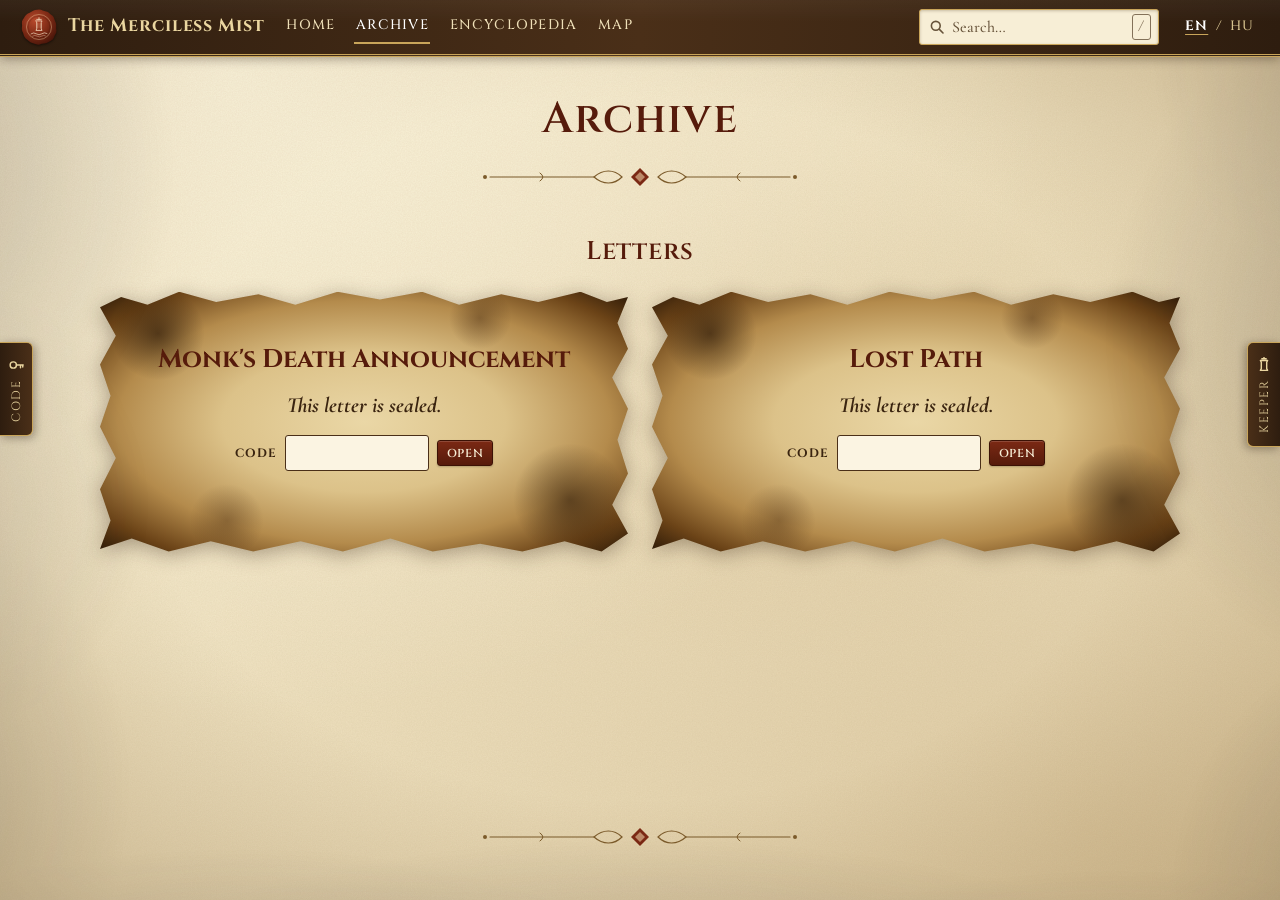
<file: dnd/archive.html>
<!doctype html>
<html lang="en">
<head>
  <meta charset="utf-8">
  <meta name="viewport" content="width=device-width, initial-scale=1">
  <title>Archive — The Merciless Mist</title>
  <meta name="description" content="The Merciless Mist / Könyörtelen köd – D&amp;D campaign wiki">
  <link rel="icon" href="img/ui/seal-mark.svg" type="image/svg+xml">
  <link rel="preconnect" href="https://fonts.googleapis.com">
  <link rel="preconnect" href="https://fonts.gstatic.com" crossorigin>
  <link rel="stylesheet" href="https://fonts.googleapis.com/css2?family=Cinzel:wght@400;600;700&amp;family=Cinzel+Decorative:wght@700&amp;family=Cormorant+Garamond:ital,wght@0,500;0,600;0,700;1,500;1,600&amp;display=swap">
  <link rel="stylesheet" href="css/base.css">
  <link rel="stylesheet" href="css/layout.css">
  <link rel="stylesheet" href="css/components.css">
</head>
<body data-page="archive">
  <div id="site-header"></div>
  <div class="page-wrap">
    <main id="main" tabindex="-1">
      <noscript><p>This site needs JavaScript. / Az oldal működéséhez JavaScript szükséges.</p></noscript>
    </main>
  </div>
  <div id="site-footer"></div>

  <!-- content (edit these) -->
  <script src="source/ui-strings.js"></script>
  <script src="source/archive.js"></script>
  <script src="source/npcs.js"></script>
  <script src="source/monsters.js"></script>
  <script src="source/factions.js"></script>
  <script src="source/locations.js"></script>
  <script src="source/documents.js"></script>
  <script src="source/map-data.js"></script>
  <!-- engine -->
  <script src="js/i18n.js"></script>
  <script src="js/unlock.js"></script>
  <script src="js/autolink.js"></script>
  <script src="js/search.js"></script>
  <script src="js/render.js"></script>
  <script src="js/app.js"></script>
</body>
</html>
</file>
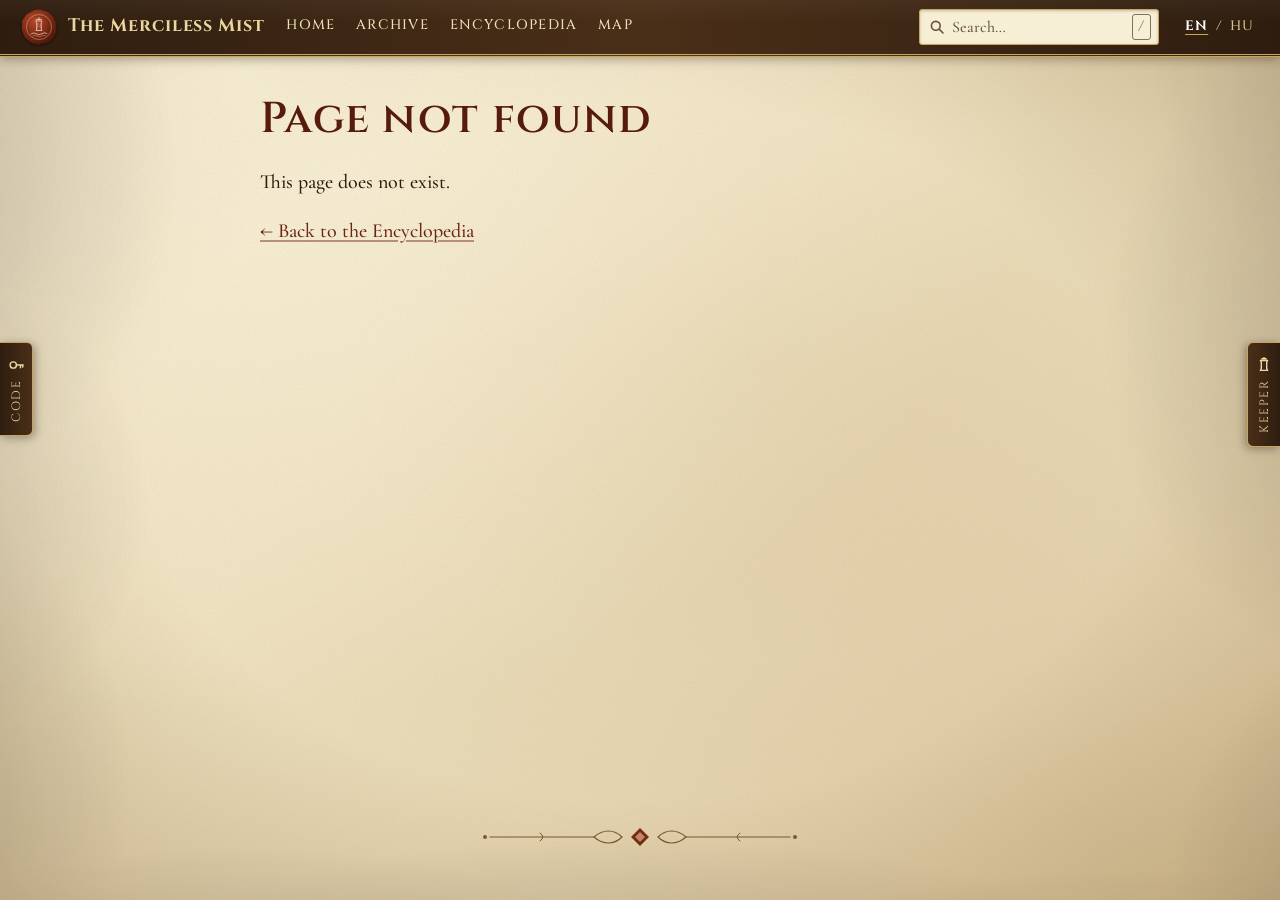
<file: dnd/article.html>
<!doctype html>
<html lang="en">
<head>
  <meta charset="utf-8">
  <meta name="viewport" content="width=device-width, initial-scale=1">
  <title>Article — The Merciless Mist</title>
  <meta name="description" content="The Merciless Mist / Könyörtelen köd – D&amp;D campaign wiki">
  <link rel="icon" href="img/ui/seal-mark.svg" type="image/svg+xml">
  <link rel="preconnect" href="https://fonts.googleapis.com">
  <link rel="preconnect" href="https://fonts.gstatic.com" crossorigin>
  <link rel="stylesheet" href="https://fonts.googleapis.com/css2?family=Cinzel:wght@400;600;700&amp;family=Cinzel+Decorative:wght@700&amp;family=Cormorant+Garamond:ital,wght@0,500;0,600;0,700;1,500;1,600&amp;display=swap">
  <link rel="stylesheet" href="css/base.css">
  <link rel="stylesheet" href="css/layout.css">
  <link rel="stylesheet" href="css/components.css">
</head>
<body data-page="article">
  <div id="site-header"></div>
  <div class="page-wrap">
    <main id="main" tabindex="-1">
      <noscript><p>This site needs JavaScript. / Az oldal működéséhez JavaScript szükséges.</p></noscript>
    </main>
  </div>
  <div id="site-footer"></div>

  <!-- content (edit these) -->
  <script src="source/ui-strings.js"></script>
  <script src="source/archive.js"></script>
  <script src="source/npcs.js"></script>
  <script src="source/monsters.js"></script>
  <script src="source/factions.js"></script>
  <script src="source/locations.js"></script>
  <script src="source/documents.js"></script>
  <script src="source/map-data.js"></script>
  <!-- engine -->
  <script src="js/i18n.js"></script>
  <script src="js/unlock.js"></script>
  <script src="js/autolink.js"></script>
  <script src="js/search.js"></script>
  <script src="js/render.js"></script>
  <script src="js/app.js"></script>
</body>
</html>
</file>
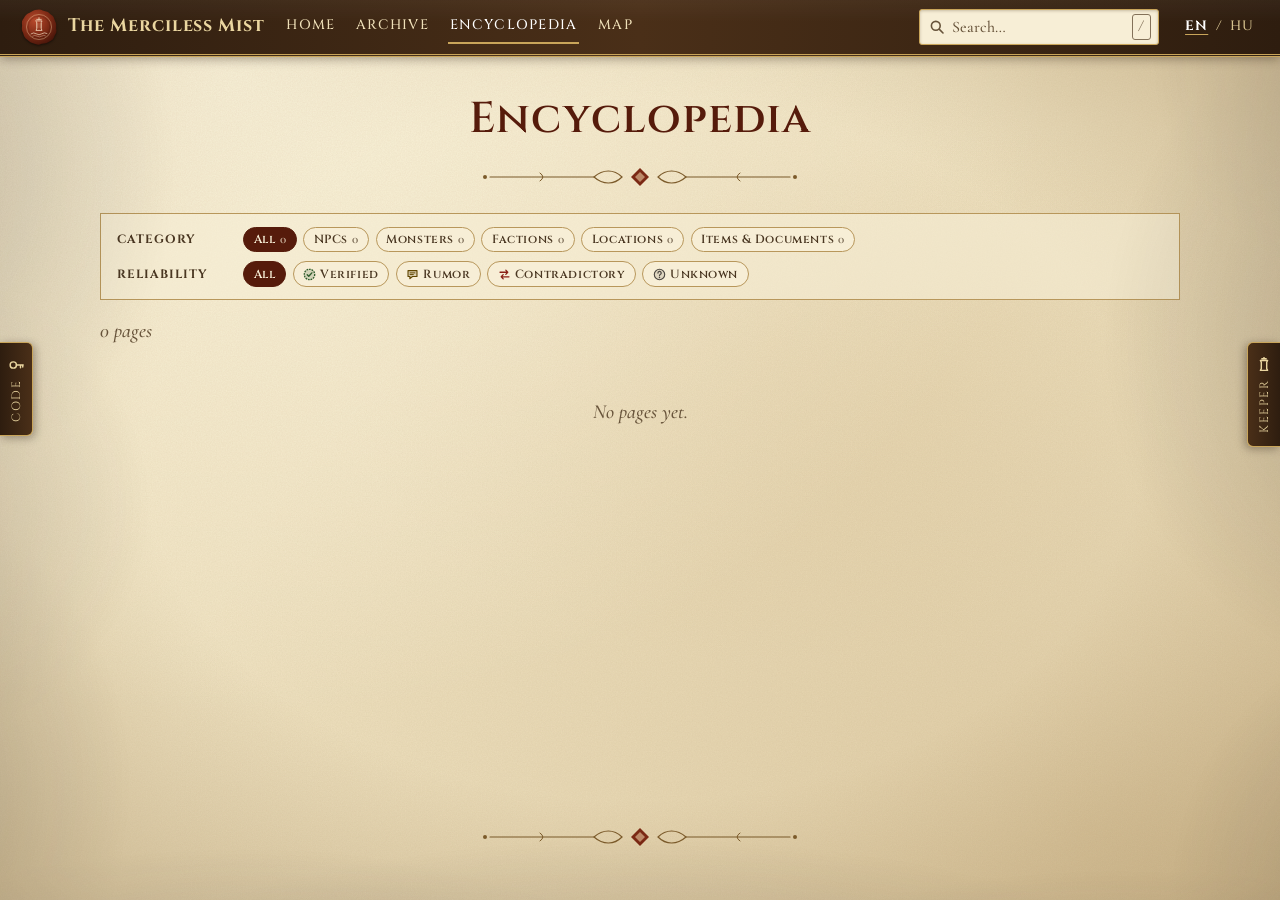
<file: dnd/encyclopedia.html>
<!doctype html>
<html lang="en">
<head>
  <meta charset="utf-8">
  <meta name="viewport" content="width=device-width, initial-scale=1">
  <title>Encyclopedia — The Merciless Mist</title>
  <meta name="description" content="The Merciless Mist / Könyörtelen köd – D&amp;D campaign wiki">
  <link rel="icon" href="img/ui/seal-mark.svg" type="image/svg+xml">
  <link rel="preconnect" href="https://fonts.googleapis.com">
  <link rel="preconnect" href="https://fonts.gstatic.com" crossorigin>
  <link rel="stylesheet" href="https://fonts.googleapis.com/css2?family=Cinzel:wght@400;600;700&amp;family=Cinzel+Decorative:wght@700&amp;family=Cormorant+Garamond:ital,wght@0,500;0,600;0,700;1,500;1,600&amp;display=swap">
  <link rel="stylesheet" href="css/base.css">
  <link rel="stylesheet" href="css/layout.css">
  <link rel="stylesheet" href="css/components.css">
</head>
<body data-page="encyclopedia">
  <div id="site-header"></div>
  <div class="page-wrap">
    <main id="main" tabindex="-1">
      <noscript><p>This site needs JavaScript. / Az oldal működéséhez JavaScript szükséges.</p></noscript>
    </main>
  </div>
  <div id="site-footer"></div>

  <!-- content (edit these) -->
  <script src="source/ui-strings.js"></script>
  <script src="source/archive.js"></script>
  <script src="source/npcs.js"></script>
  <script src="source/monsters.js"></script>
  <script src="source/factions.js"></script>
  <script src="source/locations.js"></script>
  <script src="source/documents.js"></script>
  <script src="source/map-data.js"></script>
  <!-- engine -->
  <script src="js/i18n.js"></script>
  <script src="js/unlock.js"></script>
  <script src="js/autolink.js"></script>
  <script src="js/search.js"></script>
  <script src="js/render.js"></script>
  <script src="js/app.js"></script>
</body>
</html>
</file>
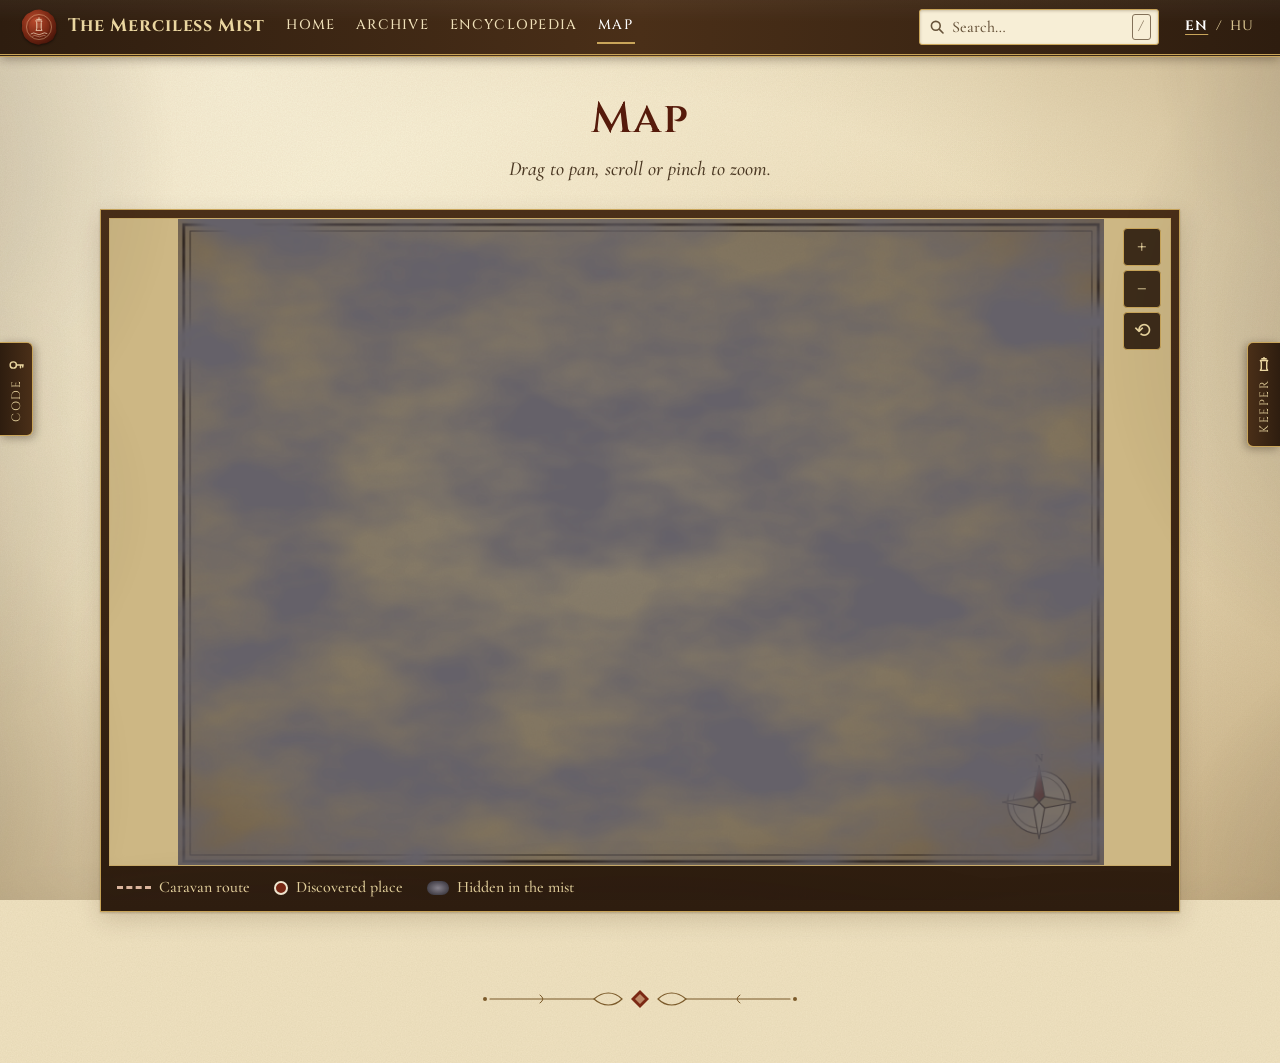
<file: dnd/map.html>
<!doctype html>
<html lang="en">
<head>
  <meta charset="utf-8">
  <meta name="viewport" content="width=device-width, initial-scale=1">
  <title>Map — The Merciless Mist</title>
  <meta name="description" content="The Merciless Mist / Könyörtelen köd – D&amp;D campaign wiki">
  <link rel="icon" href="img/ui/seal-mark.svg" type="image/svg+xml">
  <link rel="preconnect" href="https://fonts.googleapis.com">
  <link rel="preconnect" href="https://fonts.gstatic.com" crossorigin>
  <link rel="stylesheet" href="https://fonts.googleapis.com/css2?family=Cinzel:wght@400;600;700&amp;family=Cinzel+Decorative:wght@700&amp;family=Cormorant+Garamond:ital,wght@0,500;0,600;0,700;1,500;1,600&amp;display=swap">
  <link rel="stylesheet" href="css/base.css">
  <link rel="stylesheet" href="css/layout.css">
  <link rel="stylesheet" href="css/components.css">
  <link rel="stylesheet" href="css/map.css">
</head>
<body data-page="map">
  <div id="site-header"></div>
  <div class="page-wrap">
    <main id="main" tabindex="-1">
      <noscript><p>This site needs JavaScript. / Az oldal működéséhez JavaScript szükséges.</p></noscript>
    </main>
  </div>
  <div id="site-footer"></div>

  <!-- content (edit these) -->
  <script src="source/ui-strings.js"></script>
  <script src="source/archive.js"></script>
  <script src="source/npcs.js"></script>
  <script src="source/monsters.js"></script>
  <script src="source/factions.js"></script>
  <script src="source/locations.js"></script>
  <script src="source/documents.js"></script>
  <script src="source/map-data.js"></script>
  <!-- engine -->
  <script src="js/i18n.js"></script>
  <script src="js/unlock.js"></script>
  <script src="js/autolink.js"></script>
  <script src="js/search.js"></script>
  <script src="js/render.js"></script>
  <script src="js/map.js"></script>
  <script src="js/app.js"></script>
</body>
</html>
</file>
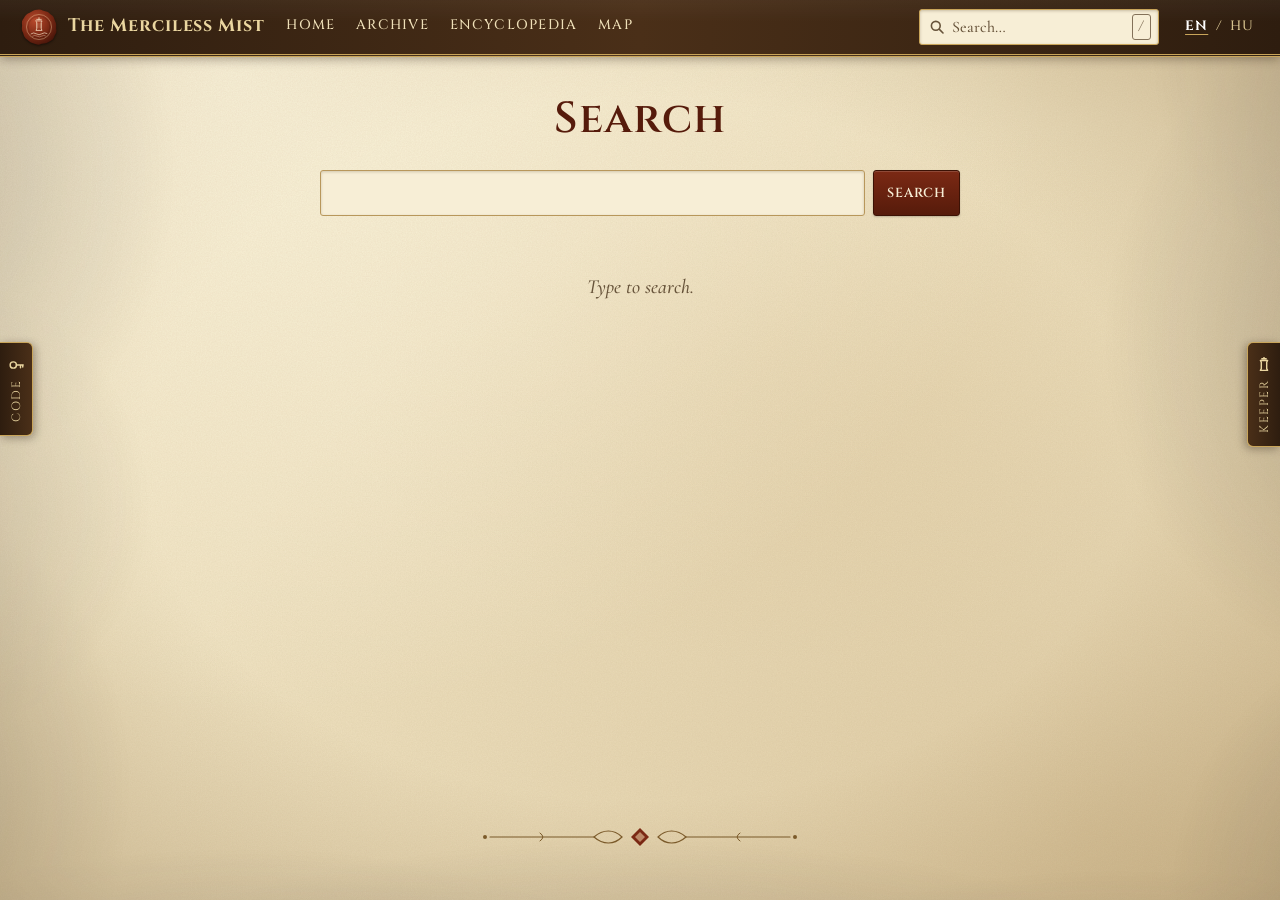
<file: dnd/search.html>
<!doctype html>
<html lang="en">
<head>
  <meta charset="utf-8">
  <meta name="viewport" content="width=device-width, initial-scale=1">
  <title>Search — The Merciless Mist</title>
  <meta name="description" content="The Merciless Mist / Könyörtelen köd – D&amp;D campaign wiki">
  <link rel="icon" href="img/ui/seal-mark.svg" type="image/svg+xml">
  <link rel="preconnect" href="https://fonts.googleapis.com">
  <link rel="preconnect" href="https://fonts.gstatic.com" crossorigin>
  <link rel="stylesheet" href="https://fonts.googleapis.com/css2?family=Cinzel:wght@400;600;700&amp;family=Cinzel+Decorative:wght@700&amp;family=Cormorant+Garamond:ital,wght@0,500;0,600;0,700;1,500;1,600&amp;display=swap">
  <link rel="stylesheet" href="css/base.css">
  <link rel="stylesheet" href="css/layout.css">
  <link rel="stylesheet" href="css/components.css">
</head>
<body data-page="search">
  <div id="site-header"></div>
  <div class="page-wrap">
    <main id="main" tabindex="-1">
      <noscript><p>This site needs JavaScript. / Az oldal működéséhez JavaScript szükséges.</p></noscript>
    </main>
  </div>
  <div id="site-footer"></div>

  <!-- content (edit these) -->
  <script src="source/ui-strings.js"></script>
  <script src="source/archive.js"></script>
  <script src="source/npcs.js"></script>
  <script src="source/monsters.js"></script>
  <script src="source/factions.js"></script>
  <script src="source/locations.js"></script>
  <script src="source/documents.js"></script>
  <script src="source/map-data.js"></script>
  <!-- engine -->
  <script src="js/i18n.js"></script>
  <script src="js/unlock.js"></script>
  <script src="js/autolink.js"></script>
  <script src="js/search.js"></script>
  <script src="js/render.js"></script>
  <script src="js/app.js"></script>
</body>
</html>
</file>
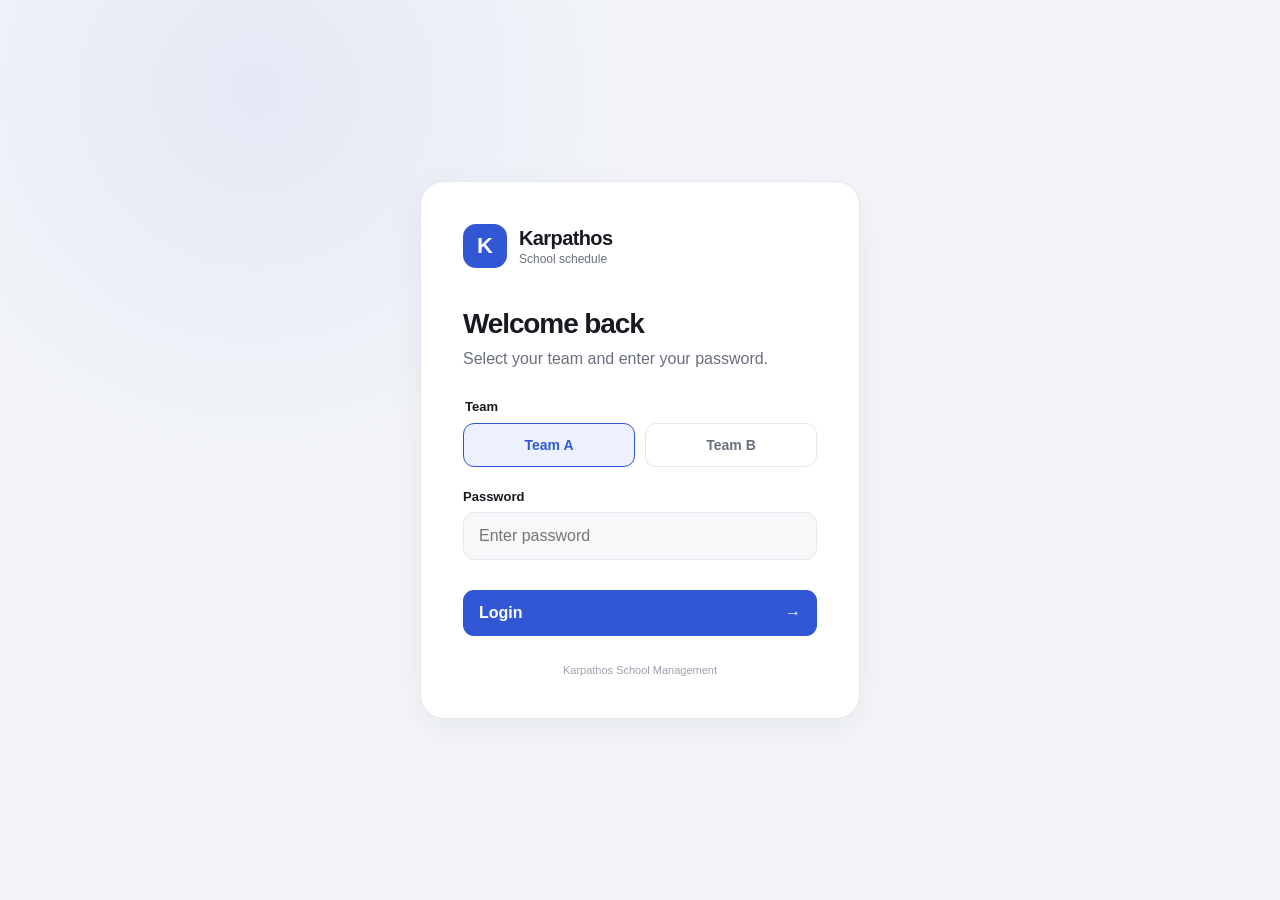
<file: Karpathos/karpathos.html>
<!DOCTYPE html>
<html lang="en">
<head>
    <meta charset="UTF-8">
    <meta name="viewport" content="width=device-width, initial-scale=1.0">
    <title>Karpathos — Dashboard</title>
    <link rel="stylesheet" href="style.css">
</head>
<body>

    <div class="app-shell">

        <header class="mobile-header">
            <div class="brand brand-small">
                <div class="brand-mark">K</div>
                <div>
                    <h1>Karpathos</h1>
                    <p>School schedule</p>
                </div>
            </div>

            <span id="mobileTeamBadge" class="team-badge">Team A</span>
        </header>

        <main class="dashboard">

            <!-- SETTINGS -->
            <aside class="settings-panel panel">
                <div class="panel-header">
                    <div>
                        <p class="eyebrow">Settings</p>
                        <h2>Preferences</h2>
                    </div>
                    <span id="teamBadge" class="team-badge">Team A</span>
                </div>

                <div class="settings-section">
                    <h3>Appearance</h3>

                    <div class="theme-switcher" aria-label="Theme selection">
                        <button
                            id="lightTheme"
                            class="theme-button"
                            type="button"
                            data-theme="light"
                        >
                            <span>☀</span>
                            Light
                        </button>

                        <button
                            id="darkTheme"
                            class="theme-button"
                            type="button"
                            data-theme="dark"
                        >
                            <span>☾</span>
                            Dark
                        </button>
                    </div>
                </div>

                <div class="settings-section average-section">
                    <div class="section-title-row">
                        <div>
                            <h3>Average Calculator</h3>
                            <p>Add your grades to calculate an average.</p>
                        </div>
                        <span id="averageValue" class="average-value">—</span>
                    </div>

                    <div id="gradesList" class="grades-list"></div>

                    <button id="addGradeButton" class="secondary-button" type="button">
                        <span>+</span>
                        Add grade
                    </button>
                </div>

                <div class="settings-bottom">
                    <button id="logoutButton" class="logout-button" type="button">
                        <span>↪</span>
                        Logout
                    </button>
                </div>
            </aside>

            <!-- TIMER -->
            <section class="timer-panel panel">
                <div class="timer-topbar">
                    <div>
                        <p id="todayLabel" class="eyebrow">Monday</p>
                        <p id="dateLabel" class="date-label">October 5, 2026</p>
                    </div>

                    <div class="live-indicator">
                        <span></span>
                        Live
                    </div>
                </div>

                <div class="timer-content">
                    <div id="timerStatus" class="timer-status">
                        Before school
                    </div>

                    <div class="next-lesson">
                        <span id="lessonContext" class="context-label">Next lesson</span>
                        <h2 id="lessonName">Mathematics</h2>
                        <p id="lessonDetails">Room 204</p>
                    </div>

                    <div id="countdown" class="countdown" aria-live="polite">
                        00:00:00
                    </div>

                    <div class="current-time">
                        <span id="currentTime">00:00:00</span>
                    </div>

                    <div class="timer-description" id="timerDescription">
                        Until the next lesson
                    </div>
                </div>

                <div class="timer-footer">
                    <div class="footer-stat">
                        <span class="footer-label">Team</span>
                        <strong id="footerTeam">A</strong>
                    </div>

                    <div class="footer-divider"></div>

                    <div class="footer-stat">
                        <span class="footer-label">Day</span>
                        <strong id="footerDay">MON</strong>
                    </div>
                </div>
            </section>

            <!-- SCHEDULE -->
            <section class="schedule-panel panel">
                <div class="schedule-header">
                    <div>
                        <p class="eyebrow">Timetable</p>
                        <h2>Daily schedule</h2>
                    </div>
                </div>

                <nav id="daySelector" class="day-selector" aria-label="Select day">
                    <button type="button" data-day="monday">MON</button>
                    <button type="button" data-day="tuesday">TUE</button>
                    <button type="button" data-day="wednesday">WED</button>
                    <button type="button" data-day="thursday">THU</button>
                    <button type="button" data-day="friday">FRI</button>
                </nav>

                <div class="schedule-date">
                    <span id="selectedDayName">Monday</span>
                    <span id="selectedDayDate"></span>
                </div>

                <div id="scheduleList" class="schedule-list">
                    <!-- Schedule entries are generated by JavaScript. -->
                </div>
            </section>

        </main>
    </div>

    <script src="script.js"></script>
</body>
</html>
</file>
<file: dnd/css/base.css>
/* ==========================================================================
   base.css – variables, typography, parchment theme
   ========================================================================== */
:root {
  --parchment: #efe2c1;
  --parchment-light: #f7eed6;
  --parchment-dark: #e2cd9c;
  --parchment-edge: #b8975b;
  --leather: #2e1d0f;
  --leather-2: #4a2f18;
  --gold: #c9a55a;
  --gold-soft: #ead6a0;
  --ink: #2a1c0f;
  --ink-soft: #4a3722;
  --ink-faint: #67533a;
  --rust: #7b2914;
  --rust-dark: #561b0b;
  --link: #6a2410;
  --link-hover: #3c1205;
  --rule: rgba(90, 60, 25, .35);

  --rel-verified: #2c5a2a;      --rel-verified-bg: #dbe6c2;
  --rel-rumor: #5f4500;         --rel-rumor-bg: #f2e09e;
  --rel-contradictory: #8a2116; --rel-contradictory-bg: #f2cbb9;
  --rel-unknown: #4c4741;       --rel-unknown-bg: #ded7c8;

  /* All three families include latin-ext, so ő and ű render correctly. */
  --font-body: "Cormorant Garamond", "EB Garamond", Garamond, Georgia, serif;
  --font-head: "Cinzel", "Trajan Pro", Georgia, serif;
  --font-initial: "Cinzel Decorative", "Cinzel", Georgia, serif;

  --content-w: 1120px;
  --panel-w: 340px;
  --shadow: 0 1px 2px rgba(60, 38, 10, .25), 0 8px 22px rgba(60, 38, 10, .16);
  --mist: .15; /* 0…1: strength of the decorative mist at the page edges */
}

*, *::before, *::after { box-sizing: border-box; }

html { -webkit-text-size-adjust: 100%; scroll-padding-top: 90px; }

body {
  margin: 0;
  min-height: 100vh;
  display: flex;
  flex-direction: column;
  color: var(--ink);
  font-family: var(--font-body);
  font-size: 1.25rem;
  font-weight: 500;
  line-height: 1.55;
  background-color: var(--parchment);
  /* paper grain (SVG noise) + soft stains + darker edges */
  background-image:
    url("data:image/svg+xml,%3Csvg xmlns='http://www.w3.org/2000/svg' width='220' height='220'%3E%3Cfilter id='n'%3E%3CfeTurbulence type='fractalNoise' baseFrequency='.8' numOctaves='3' stitchTiles='stitch'/%3E%3CfeColorMatrix values='0 0 0 0 .35 0 0 0 0 .24 0 0 0 0 .1 0 0 0 .11 0'/%3E%3C/filter%3E%3Crect width='100%25' height='100%25' filter='url(%23n)'/%3E%3C/svg%3E"),
    radial-gradient(ellipse at 18% 8%, rgba(255, 249, 228, .75), transparent 55%),
    radial-gradient(ellipse at 85% 92%, rgba(165, 125, 65, .22), transparent 60%),
    radial-gradient(ellipse at 60% 40%, rgba(190, 150, 90, .10), transparent 40%),
    radial-gradient(ellipse at center, transparent 55%, rgba(120, 85, 35, .30) 100%);
  background-attachment: scroll, fixed, fixed, fixed, fixed;
}

h1, h2, h3, h4 {
  font-family: var(--font-head);
  font-weight: 600;
  color: var(--rust-dark);
  line-height: 1.2;
  letter-spacing: .03em;
  margin: 1.4em 0 .5em;
}
h1 { font-size: clamp(1.8rem, 1.2rem + 2.6vw, 2.7rem); margin-top: .3em; }
h2 { font-size: clamp(1.3rem, 1.1rem + .9vw, 1.6rem); }
h3 { font-size: 1.15rem; }

p { margin: 0 0 .9em; }

a { color: var(--link); text-decoration-color: rgba(106, 36, 16, .45); text-underline-offset: .15em; }
a:hover { color: var(--link-hover); text-decoration-color: currentColor; }

img { max-width: 100%; height: auto; }

q { font-style: italic; }

mark { background: rgba(201, 165, 90, .6); color: inherit; padding: 0 .05em; border-radius: 2px; }

::selection { background: rgba(201, 165, 90, .45); }

:focus-visible { outline: 3px solid var(--rust); outline-offset: 2px; border-radius: 2px; }

kbd {
  font-family: var(--font-head);
  font-size: .75em;
  border: 1px solid currentColor;
  border-radius: 3px;
  padding: 0 .35em;
  opacity: .8;
}

.visually-hidden {
  position: absolute !important;
  width: 1px; height: 1px;
  padding: 0; margin: -1px;
  overflow: hidden; clip: rect(0 0 0 0);
  white-space: nowrap; border: 0;
}

.skip-link {
  position: absolute; left: .75rem; top: -3rem; z-index: 200;
  background: var(--leather); color: var(--gold-soft);
  padding: .5rem 1rem; border-radius: 0 0 4px 4px;
  font-family: var(--font-head); font-size: .9rem;
}
.skip-link:focus { top: 0; }

/* ornamental divider */
.ornament {
  height: 24px;
  max-width: 320px;
  margin: 1.2rem auto;
  background: url("../img/ui/divider.svg") center / contain no-repeat;
}

/* decorated initial at the start of chapters / articles */
.drop-cap > p:first-of-type::first-letter {
  float: left;
  font-family: var(--font-initial);
  font-weight: 700;
  font-size: 3.5em;
  line-height: .82;
  margin: .06em .12em 0 0;
  padding: .06em .1em .02em;
  color: var(--rust);
  border: 1px solid rgba(138, 100, 32, .55);
  background: radial-gradient(circle at 35% 30%, rgba(247, 238, 214, .9), rgba(226, 205, 156, .9));
  box-shadow: inset 0 0 0 3px var(--parchment-light), inset 0 0 0 4px rgba(138, 100, 32, .4);
  text-shadow: 1px 1px 0 rgba(0, 0, 0, .12);
}

.blurred { filter: blur(4px); user-select: none; }

/* buttons */
.btn {
  display: inline-flex; align-items: center; gap: .4em;
  font-family: var(--font-head); font-size: .82rem; font-weight: 600;
  letter-spacing: .06em; text-transform: uppercase; text-decoration: none;
  color: var(--parchment-light);
  background: linear-gradient(var(--rust), var(--rust-dark));
  border: 1px solid #3c1205; border-radius: 3px;
  padding: .5em 1em; cursor: pointer;
  box-shadow: inset 0 1px 0 rgba(255, 255, 255, .15), 0 1px 2px rgba(0, 0, 0, .2);
}
.btn:hover { color: #fff; background: linear-gradient(#8c331b, var(--rust-dark)); }
.btn-small { font-size: .72rem; padding: .4em .75em; }
.btn-ghost { color: var(--rust-dark); background: var(--parchment-light); border-color: var(--parchment-edge); }
.btn-ghost:hover { color: var(--link-hover); background: var(--parchment); }

@media (max-width: 640px) {
  body { font-size: 1.15rem; }
}

@media (prefers-reduced-motion: reduce) {
  *, *::before, *::after {
    animation: none !important;
    transition: none !important;
    scroll-behavior: auto !important;
  }
}
</file>
<file: dnd/css/layout.css>
/* ==========================================================================
   layout.css – header / navbar, page grid, footer, Keeper's panel, mist
   ========================================================================== */

/* ------------------------------- header ------------------------------- */
.site-header {
  position: sticky; top: 0; z-index: 50;
  color: var(--gold-soft);
  background:
    linear-gradient(rgba(255, 255, 255, .04), transparent 40%),
    linear-gradient(90deg, var(--leather), var(--leather-2) 50%, var(--leather));
  border-bottom: 3px double var(--gold);
  box-shadow: 0 2px 10px rgba(30, 15, 5, .35);
}
.header-inner {
  max-width: calc(var(--content-w) + 160px);
  margin: 0 auto;
  padding: .5rem 1.25rem;
  display: grid;
  grid-template-columns: auto 1fr auto auto;
  grid-template-areas: "brand nav search lang";
  align-items: center;
  gap: .5rem 1.25rem;
}
.site-header :focus-visible { outline-color: var(--gold); }

.brand {
  grid-area: brand;
  display: flex; align-items: center; gap: .6rem;
  color: var(--gold-soft); text-decoration: none;
  font-family: var(--font-head); font-weight: 700; font-size: 1.12rem; letter-spacing: .05em;
  white-space: nowrap;
}
.brand:hover { color: #fff3d0; }
.brand img { width: 38px; height: 38px; filter: drop-shadow(0 1px 1px rgba(0, 0, 0, .5)); }

.site-nav { grid-area: nav; }
.site-nav ul { list-style: none; margin: 0; padding: 0; display: flex; gap: .25rem 1.1rem; flex-wrap: wrap; }
.site-nav a {
  display: block; padding: .35rem .1rem;
  color: #efe0b8; text-decoration: none;
  font-family: var(--font-head); font-size: .86rem; letter-spacing: .09em; text-transform: uppercase;
  border-bottom: 2px solid transparent;
}
.site-nav a:hover { color: #fff; border-bottom-color: rgba(201, 165, 90, .6); }
.site-nav a[aria-current="page"] { color: #fff; border-bottom-color: var(--gold); }

.nav-toggle {
  grid-area: toggle; display: none;
  width: 42px; height: 38px; padding: 0;
  background: transparent; border: 1px solid rgba(201, 165, 90, .6); border-radius: 4px;
  color: var(--gold-soft); cursor: pointer;
}
.burger, .burger::before, .burger::after {
  display: block; width: 20px; height: 2px; margin: 0 auto;
  background: currentColor; border-radius: 1px; position: relative; content: "";
}
.burger::before { position: absolute; top: -6px; }
.burger::after { position: absolute; top: 6px; }

/* quick search */
.quick-search { grid-area: search; position: relative; display: flex; align-items: center; }
.quick-search input {
  width: 240px;
  font: inherit; font-size: 1rem;
  padding: .3rem 2rem .3rem 2rem;
  color: var(--ink);
  background: var(--parchment-light);
  border: 1px solid var(--gold); border-radius: 3px;
  box-shadow: inset 0 1px 3px rgba(60, 40, 10, .25);
}
.quick-search input::placeholder { color: var(--ink-faint); }
.quick-search input:focus-visible { outline: 3px solid var(--gold); outline-offset: 1px; }
.qs-icon { position: absolute; left: .6rem; color: var(--ink-faint); pointer-events: none; }
.qs-kbd { position: absolute; right: .55rem; color: var(--ink-faint); pointer-events: none; }
.quick-search input:focus ~ .qs-kbd { display: none; }

.qs-list {
  position: absolute; top: calc(100% + 6px); right: 0; z-index: 60;
  width: min(420px, calc(100vw - 2rem));
  max-height: 70vh; overflow-y: auto;
  margin: 0; padding: .35rem 0; list-style: none;
  color: var(--ink);
  background: var(--parchment-light);
  border: 1px solid var(--parchment-edge); border-radius: 4px;
  box-shadow: var(--shadow);
}
.qs-group {
  padding: .45rem .9rem .15rem;
  font-family: var(--font-head); font-size: .7rem; letter-spacing: .1em; text-transform: uppercase;
  color: var(--ink-faint);
}
.qs-option a {
  display: flex; justify-content: space-between; gap: 1rem; align-items: baseline;
  padding: .3rem .9rem; color: var(--ink); text-decoration: none; font-size: 1.05rem;
}
.qs-option.is-locked .qs-title { color: var(--ink-faint); font-style: italic; }
.qs-meta { font-size: .85rem; color: var(--ink-faint); white-space: nowrap; }
.qs-option[aria-selected="true"] a, .qs-option a:hover { background: var(--rust-dark); color: var(--parchment-light); }
.qs-option[aria-selected="true"] .qs-meta, .qs-option a:hover .qs-meta { color: var(--gold-soft); }
.qs-all { border-top: 1px solid var(--rule); margin-top: .3rem; }
.qs-all a { font-style: italic; }
.qs-empty { padding: .5rem .9rem; font-style: italic; color: var(--ink-faint); }

/* language switch */
.lang-switch { grid-area: lang; display: flex; align-items: center; gap: .15rem; font-family: var(--font-head); font-size: .85rem; }
.lang-switch button {
  font: inherit; letter-spacing: .08em;
  color: #d8c48f; background: none; border: 0; cursor: pointer;
  padding: .3rem .35rem; border-radius: 3px;
}
.lang-switch button:hover { color: #fff; }
.lang-switch button[aria-pressed="true"] { color: #fff; font-weight: 700; text-decoration: underline; text-decoration-color: var(--gold); text-underline-offset: .3em; }

/* ------------------------------- page ------------------------------- */
.page-wrap { flex: 1 0 auto; transition: padding-right .3s ease; }
main {
  display: block;
  max-width: var(--content-w);
  margin: 0 auto;
  padding: 1.5rem 1.25rem 3rem;
}
main:focus { outline: none; }
.page-narrow { max-width: 760px; margin: 0 auto; }

.page-head { text-align: center; margin-bottom: 1.5rem; }
.page-head h1 { margin-bottom: .2em; }
.page-intro { color: var(--ink-soft); font-style: italic; max-width: 40em; margin-left: auto; margin-right: auto; }

.site-footer {
  flex-shrink: 0;
  text-align: center;
  padding: .5rem 1.25rem 2rem;
  color: var(--ink-faint);
  font-style: italic;
  font-size: 1rem;
}

/* --------------------------- Keeper's panel --------------------------- */
.panel-tab {
  position: fixed; right: 0; top: 38%; z-index: 70;
  display: flex; flex-direction: column; align-items: center; gap: .4rem;
  padding: .8rem .45rem;
  color: var(--gold-soft);
  background: linear-gradient(90deg, var(--leather-2), var(--leather));
  border: 1px solid var(--gold); border-right: 0;
  border-radius: 6px 0 0 6px;
  box-shadow: -2px 2px 8px rgba(30, 15, 5, .35);
  cursor: pointer;
  font-family: var(--font-head); font-size: .75rem; letter-spacing: .12em; text-transform: uppercase;
  transition: right .3s ease;
}
.panel-tab span { writing-mode: vertical-rl; transform: rotate(180deg); }
.panel-tab:hover { color: #fff; }
.panel-tab:focus-visible { outline-color: var(--gold); }
body.panel-open .panel-tab { right: min(var(--panel-w), 92vw); }

.keeper-panel {
  position: fixed; top: 0; right: 0; bottom: 0; z-index: 80;
  width: min(var(--panel-w), 92vw);
  overflow-y: auto; overscroll-behavior: contain;
  padding: 1rem 1.1rem 2rem;
  background: var(--parchment-light);
  border-left: 4px double var(--parchment-edge);
  box-shadow: -6px 0 24px rgba(30, 15, 5, .3);
  font-size: 1.05rem;
  transform: translateX(100%);
  visibility: hidden;
  transition: transform .3s ease, visibility 0s linear .3s;
}
.keeper-panel.open { transform: none; visibility: visible; transition: transform .3s ease, visibility 0s; }
.panel-backdrop { position: fixed; inset: 0; z-index: 75; background: rgba(20, 12, 4, .45); }

/* code panel: same look, on the left side */
.code-tab {
  position: fixed; left: 0; top: 38%; z-index: 70;
  display: flex; flex-direction: column; align-items: center; gap: .4rem;
  padding: .8rem .45rem;
  color: var(--gold-soft);
  background: linear-gradient(270deg, var(--leather-2), var(--leather));
  border: 1px solid var(--gold); border-left: 0;
  border-radius: 0 6px 6px 0;
  box-shadow: 2px 2px 8px rgba(30, 15, 5, .35);
  cursor: pointer;
  font-family: var(--font-head); font-size: .75rem; letter-spacing: .12em; text-transform: uppercase;
  transition: left .3s ease;
}
.code-tab span { writing-mode: vertical-rl; transform: rotate(180deg); }
.code-tab:hover { color: #fff; }
.code-tab:focus-visible { outline-color: var(--gold); }
body.code-open .code-tab { left: min(var(--panel-w), 92vw); }
.keeper-panel.code-panel {
  right: auto; left: 0;
  border-left: 0; border-right: 4px double var(--parchment-edge);
  box-shadow: 6px 0 24px rgba(30, 15, 5, .3);
  transform: translateX(-100%);
}
.keeper-panel.code-panel.open { transform: none; }

@media (min-width: 1280px) {
  .panel-backdrop { display: none; }
  body.panel-open .page-wrap { padding-right: var(--panel-w); }
  body.code-open .page-wrap { padding-left: var(--panel-w); }
}

/* -------------------------------- mist -------------------------------- */
/* Fixed decorative layer at the page edges; strength set by --mist in base.css. */
.mist {
  position: fixed; inset: 0; z-index: 40;
  pointer-events: none;
  overflow: hidden;
  opacity: calc(.12 + var(--mist) * .88);
  transition: opacity 1s ease;
}
.mist-layer { position: absolute; inset: -12%; will-change: transform; }
.mist-a {
  background:
    radial-gradient(ellipse 30% 45% at 0% 25%, rgba(22, 20, 26, .75), transparent 70%),
    radial-gradient(ellipse 26% 40% at 0% 80%, rgba(22, 20, 26, .7), transparent 70%),
    radial-gradient(ellipse 30% 45% at 100% 40%, rgba(22, 20, 26, .75), transparent 70%),
    radial-gradient(ellipse 24% 35% at 100% 90%, rgba(22, 20, 26, .65), transparent 70%),
    radial-gradient(ellipse 50% 22% at 50% 100%, rgba(22, 20, 26, .6), transparent 70%);
  animation: mist-drift-a 40s ease-in-out infinite alternate;
}
.mist-b {
  background:
    radial-gradient(ellipse 22% 30% at 4% 55%, rgba(50, 46, 54, .55), transparent 70%),
    radial-gradient(ellipse 20% 28% at 96% 15%, rgba(50, 46, 54, .5), transparent 70%),
    radial-gradient(ellipse 35% 18% at 25% 98%, rgba(50, 46, 54, .5), transparent 70%),
    radial-gradient(ellipse 35% 18% at 80% 100%, rgba(50, 46, 54, .5), transparent 70%);
  animation: mist-drift-b 55s ease-in-out infinite alternate;
}
@keyframes mist-drift-a {
  from { transform: translate3d(-3%, 1%, 0) scale(1); }
  to   { transform: translate3d(3%, -2%, 0) scale(1.06); }
}
@keyframes mist-drift-b {
  from { transform: translate3d(2%, -1%, 0) scale(1.04); }
  to   { transform: translate3d(-3%, 2%, 0) scale(1); }
}

/* ------------------------------ responsive ------------------------------ */
@media (max-width: 1080px) {
  .header-inner {
    grid-template-columns: 1fr auto auto;
    grid-template-areas:
      "brand lang toggle"
      "search search search";
    padding: .5rem 1rem;
  }
  .nav-toggle { display: block; }
  .site-nav {
    display: none;
    position: absolute; left: 0; right: 0; top: 100%;
    background: var(--leather);
    border-bottom: 3px double var(--gold);
    box-shadow: 0 8px 16px rgba(30, 15, 5, .4);
  }
  .site-header.nav-open .site-nav { display: block; }
  .site-nav ul { flex-direction: column; gap: 0; padding: .25rem 1rem .75rem; }
  .site-nav a { padding: .7rem .25rem; border-bottom: 1px solid rgba(201, 165, 90, .25); font-size: .95rem; }
  .site-nav a[aria-current="page"] { border-bottom-color: var(--gold); }
  .quick-search input { width: 100%; }
  .qs-list { left: 0; right: 0; width: auto; }
}
@media (max-width: 1080px) {
  .brand { min-width: 0; }
  .brand-text { overflow: hidden; text-overflow: ellipsis; }
}
@media (max-width: 420px) {
  .brand { font-size: .8rem; gap: .4rem; letter-spacing: 0; }
  .brand img { width: 32px; height: 32px; }
  main { padding: 1rem 1rem 2.5rem; }
}
</file>
<file: dnd/css/components.css>
/* ==========================================================================
   components.css – reliability badges, infobox, cards, chapters, locked pages,
   filters, route list, seal widget, search results, panel contents
   ========================================================================== */

/* ------------------------- reliability badges ------------------------- */
.rel {
  position: relative;
  display: inline-flex; align-items: center; gap: .25em;
  vertical-align: .12em;
  margin: 0 .1em;
  padding: .1em .5em .08em .35em;
  font-family: var(--font-head); font-size: .6rem; font-weight: 700;
  letter-spacing: .07em; text-transform: uppercase; line-height: 1.3;
  border: 1px solid currentColor; border-radius: 999px;
  cursor: help;
  white-space: nowrap;
}
.rel-icon { display: inline-flex; }
.rel-icon svg { width: 13px; height: 13px; }
.rel-compact { padding: .15em; }
.rel-compact .rel-name { display: none; }
.rel.is-static { cursor: default; }

.rel-verified      { color: var(--rel-verified);      background: var(--rel-verified-bg); }
.rel-rumor         { color: var(--rel-rumor);         background: var(--rel-rumor-bg); }
.rel-contradictory { color: var(--rel-contradictory); background: var(--rel-contradictory-bg); }
.rel-unknown       { color: var(--rel-unknown);       background: var(--rel-unknown-bg); }

.rel-tip {
  display: none;
  position: absolute; z-index: 30;
  bottom: calc(100% + 9px); left: 50%;
  transform: translateX(calc(-50% + var(--shift, 0px)));
  width: max-content; max-width: min(280px, 86vw);
  padding: .5em .75em;
  color: var(--parchment-light);
  background: var(--leather);
  border: 1px solid var(--gold);
  border-radius: 4px;
  box-shadow: var(--shadow);
  font-family: var(--font-body); font-size: 1rem; font-weight: 500;
  letter-spacing: 0; text-transform: none; text-align: left; line-height: 1.35;
  white-space: normal;
}
.rel-tip strong {
  display: block; margin-bottom: .1em;
  font-family: var(--font-head); font-size: .7rem; letter-spacing: .08em; text-transform: uppercase;
  color: var(--gold-soft);
}
.rel.open .rel-tip { display: block; }
.rel.below .rel-tip { bottom: auto; top: calc(100% + 9px); }

/* --------------------------- claims & variants --------------------------- */
.claim { margin: .55em 0 .8em; }
.claim-group { margin: .6em 0 1em; padding-left: .9rem; border-left: 3px solid var(--rel-contradictory-bg); }
.claim-group .claim { margin-bottom: .3em; }
.variants { list-style: none; margin: 0; padding: 0; font-size: .98em; }
.variants li { margin: .2em 0; padding-left: 1.1em; text-indent: -1.1em; }
.variants li::before { content: "❧ "; color: var(--rel-contradictory); }
.variant-label { font-family: var(--font-head); font-size: .72rem; letter-spacing: .06em; text-transform: uppercase; color: var(--rel-contradictory); }
.variant-src { color: var(--ink-faint); white-space: nowrap; }

/* -------------------------------- links -------------------------------- */
.autolink { text-decoration-style: solid; }
.missing-link {
  color: var(--ink-faint);
  text-decoration: underline dotted rgba(138, 33, 22, .75);
  text-underline-offset: .18em;
  cursor: not-allowed;
}

/* ------------------------------- article ------------------------------- */
.breadcrumb { font-family: var(--font-head); font-size: .78rem; letter-spacing: .06em; text-transform: uppercase; color: var(--ink-faint); }
.breadcrumb a { color: var(--ink-soft); }
.article-head h1 { margin-bottom: .15em; }
.aka { color: var(--ink-soft); font-size: 1.05rem; margin-bottom: .5rem; }
.aka span { font-family: var(--font-head); font-size: .75rem; letter-spacing: .06em; text-transform: uppercase; }

.wiki-article { position: relative; }
.wiki-article::after { content: ""; display: table; clear: both; }
.article-lead { font-size: 1.08em; }
.article-section h2, .related h2 {
  border-bottom: 1px solid var(--rule);
  padding-bottom: .2em;
}
.article-foot { clear: both; padding-top: .5rem; }

.infobox {
  float: right;
  width: 300px;
  margin: .4rem 0 1.2rem 1.75rem;
  padding: .6rem;
  font-size: 1rem;
  background: var(--parchment-light);
  border: 1px solid var(--parchment-edge);
  outline: 1px solid var(--parchment-edge); outline-offset: 3px;
  box-shadow: var(--shadow);
}
.infobox-title {
  padding: .35rem .5rem;
  text-align: center;
  font-family: var(--font-head); font-weight: 700; font-size: 1.05rem; letter-spacing: .05em;
  color: var(--parchment-light);
  background: linear-gradient(var(--rust), var(--rust-dark));
}
.infobox-figure { margin: .6rem 0; text-align: center; }
.infobox-figure img { display: block; width: 100%; height: auto; border: 1px solid var(--parchment-edge); }
.infobox-figure figcaption { font-size: .9rem; font-style: italic; color: var(--ink-faint); margin-top: .3rem; }
.infobox table { width: 100%; border-collapse: collapse; }
.infobox th, .infobox td { padding: .35rem .3rem; border-top: 1px solid var(--rule); vertical-align: top; text-align: left; }
.infobox th { width: 38%; font-family: var(--font-head); font-size: .72rem; letter-spacing: .05em; text-transform: uppercase; color: var(--ink-soft); font-weight: 600; padding-top: .5rem; }

.toc {
  display: inline-block;
  min-width: 240px;
  margin: .5rem 0 1rem;
  padding: .75rem 1.25rem .75rem 1rem;
  background: var(--parchment-light);
  border: 1px solid var(--parchment-edge);
  font-size: 1.05rem;
}
.toc-h { margin: 0 0 .3rem; font-size: .9rem; letter-spacing: .1em; text-transform: uppercase; text-align: center; }
.toc ol { margin: 0; padding-left: 1.4rem; }
.toc li { margin: .1rem 0; }

.related-grid { display: grid; gap: 1rem 2rem; grid-template-columns: repeat(auto-fit, minmax(220px, 1fr)); }
.related-group h3 { margin: .4rem 0 .4rem; font-size: .85rem; letter-spacing: .08em; text-transform: uppercase; color: var(--ink-soft); }
.related-group ul { margin: 0; padding: 0; list-style: none; }
.related-group li { margin: .2rem 0; padding-left: 1rem; position: relative; }
.related-group li::before { content: "✦"; position: absolute; left: 0; top: .1em; font-size: .7em; color: var(--gold); }
.rel-cat { font-size: .85rem; color: var(--ink-faint); font-style: italic; }
.rel-tags { font-size: .85rem; color: var(--ink-faint); }

.tag-list { margin-top: 1.5rem; }
.tag-label { font-family: var(--font-head); font-size: .75rem; letter-spacing: .06em; text-transform: uppercase; color: var(--ink-soft); }
.tag {
  display: inline-block; margin: .15rem .1rem;
  padding: 0 .5em; font-size: .95rem;
  color: var(--ink-soft); text-decoration: none;
  border: 1px solid var(--parchment-edge); border-radius: 3px; background: var(--parchment-light);
}
.tag:hover { color: var(--link-hover); border-color: var(--rust); }

.rel-legend {
  margin-top: 2rem; padding: .75rem 1rem;
  border: 1px dashed var(--parchment-edge);
  font-size: 1rem; color: var(--ink-soft);
}
.rel-legend h2 { margin: 0 0 .4rem; font-size: .85rem; letter-spacing: .08em; text-transform: uppercase; }
.rel-legend ul { margin: 0; padding: 0; list-style: none; display: grid; gap: .3rem; }
.back-link { text-align: center; margin-top: 1.5rem; }

/* -------------------------------- cards -------------------------------- */
.card-grid {
  list-style: none; margin: 0 0 1.5rem; padding: 0;
  display: grid; gap: 1rem;
  grid-template-columns: repeat(auto-fill, minmax(270px, 1fr));
}
.card { display: flex; }
.card-link {
  flex: 1; display: flex; gap: .8rem;
  padding: .7rem;
  color: var(--ink); text-decoration: none;
  background: var(--parchment-light);
  border: 1px solid var(--parchment-edge);
  box-shadow: 0 1px 2px rgba(60, 38, 10, .2);
  transition: transform .15s ease, box-shadow .15s ease;
}
.card-link:hover { color: var(--ink); transform: translateY(-2px); box-shadow: var(--shadow); }
.card-link:hover .card-title { color: var(--link-hover); text-decoration: underline; }
.card-img { flex: 0 0 72px; }
.card-img img { display: block; width: 72px; height: 90px; object-fit: cover; border: 1px solid var(--parchment-edge); }
.card-body { display: flex; flex-direction: column; gap: .15rem; min-width: 0; }
.card-cat { font-family: var(--font-head); font-size: .66rem; letter-spacing: .1em; text-transform: uppercase; color: var(--ink-faint); }
.card-title { font-family: var(--font-head); font-weight: 700; font-size: 1.02rem; color: var(--rust-dark); line-height: 1.2; }
.card-text { font-size: .98rem; line-height: 1.35; color: var(--ink-soft); }
.card-rels { display: flex; gap: .25rem; margin-top: auto; padding-top: .2rem; }
.rel-dot { display: inline-flex; padding: 2px; border-radius: 50%; background: transparent; }
.rel-dot.rel-verified { color: var(--rel-verified); background: var(--rel-verified-bg); }
.rel-dot.rel-rumor { color: var(--rel-rumor); background: var(--rel-rumor-bg); }
.rel-dot.rel-contradictory { color: var(--rel-contradictory); background: var(--rel-contradictory-bg); }
.rel-dot.rel-unknown { color: var(--rel-unknown); background: var(--rel-unknown-bg); }

/* burned card */
.card-burn {
  flex: 1; display: flex; flex-direction: column; justify-content: center; gap: .2rem;
  min-height: 118px; padding: .8rem 1rem;
  color: #3a2410; text-align: center;
  background:
    radial-gradient(circle at 92% 12%, rgba(35, 18, 4, .7) 0, transparent 14%),
    radial-gradient(circle at 6% 90%, rgba(35, 18, 4, .65) 0, transparent 16%),
    radial-gradient(ellipse at 50% 50%, #e8d3a0 0%, #d7bb80 45%, #a88046 75%, #5a3814 100%);
  clip-path: polygon(0 4%, 8% 0, 18% 5%, 30% 1%, 44% 4%, 57% 0, 70% 5%, 83% 1%, 94% 4%, 100% 0, 98% 30%, 100% 55%, 97% 80%, 100% 100%, 85% 96%, 70% 100%, 52% 95%, 36% 100%, 20% 96%, 6% 100%, 0 97%, 3% 70%, 0 45%, 2% 20%);
}
.card-burn .card-title { font-size: 1rem; }
.card-burn .locked-msg { font-size: 1rem; }

/* ------------------------------ locked page ------------------------------ */
.locked-page { margin: 1rem 0; filter: drop-shadow(0 4px 10px rgba(40, 20, 5, .35)); }
.locked-inner {
  position: relative;
  min-height: 220px;
  padding: 3rem 2rem;
  display: flex; flex-direction: column; justify-content: center; align-items: center;
  text-align: center; color: #3a2410;
  background:
    radial-gradient(circle at 11% 16%, rgba(35, 18, 4, .6) 0, transparent 9%),
    radial-gradient(circle at 89% 80%, rgba(35, 18, 4, .55) 0, transparent 11%),
    radial-gradient(circle at 72% 10%, rgba(55, 28, 8, .4) 0, transparent 7%),
    radial-gradient(circle at 24% 88%, rgba(55, 28, 8, .35) 0, transparent 8%),
    radial-gradient(ellipse at 50% 50%, #ead7a6 0%, #dcc289 38%, #b48b4c 66%, #6b4317 86%, #2b1806 100%);
  clip-path: polygon(0% 6%, 4% 2%, 9% 5%, 15% 0%, 22% 4%, 30% 1%, 37% 5%, 45% 0%, 53% 3%, 61% 0%, 68% 5%, 76% 1%, 83% 4%, 91% 0%, 96% 4%, 100% 2%, 98% 12%, 100% 22%, 97% 33%, 100% 45%, 98% 57%, 100% 70%, 97% 82%, 100% 93%, 95% 100%, 88% 96%, 80% 100%, 72% 97%, 63% 100%, 55% 95%, 46% 100%, 38% 96%, 29% 100%, 21% 96%, 13% 100%, 6% 95%, 0% 99%, 2% 88%, 0% 76%, 3% 64%, 0% 52%, 2% 40%, 0% 28%, 3% 17%);
}
.locked-title {
  margin: 0 0 .4rem;
  font-family: var(--font-head); font-size: 1.6rem; font-weight: 700;
  color: var(--rust-dark);
  filter: blur(5px); opacity: .75;
  user-select: none;
}
.card-burn .locked-title { filter: blur(3.5px); }
.locked-msg { margin: .2rem 0; font-size: 1.35rem; font-style: italic; font-weight: 700; }

/* -------------------------------- archive -------------------------------- */
.archive-toc { display: block; max-width: 560px; margin: 0 auto 1.5rem; }
.archive-toc ol { list-style: none; padding-left: 0; }
.archive-toc li a { display: block; padding: .15rem 0; }
.archive-toc li.is-locked a { color: var(--ink-faint); }
.toc-num { display: inline-block; min-width: 2.4em; font-family: var(--font-head); font-size: .85em; color: var(--gold); color: #8a6420; }
.toc-missing { border-top: 1px solid var(--rule); margin-top: .35rem; padding-top: .35rem; }

.chapter {
  position: relative;
  margin: 2.2rem 0;
  padding: 2.4rem clamp(1.25rem, 5vw, 3.75rem) 1.5rem;
  background:
    radial-gradient(ellipse at 50% 0%, rgba(255, 250, 232, .7), transparent 60%),
    var(--parchment-light);
  border: 1px solid var(--parchment-edge);
  outline: 1px solid rgba(184, 151, 91, .6); outline-offset: -10px;
  box-shadow: var(--shadow);
}
.chapter-head { text-align: center; margin-bottom: 1.2rem; }
.chapter-head h2 { margin: .1em 0 .15em; font-size: clamp(1.4rem, 1.1rem + 1.4vw, 1.95rem); }
.chapter-num { margin: 0; font-family: var(--font-head); font-size: .8rem; letter-spacing: .2em; text-transform: uppercase; color: #8a6420; }
.chapter-date { margin: 0; font-style: italic; color: var(--ink-faint); }
.chapter-body { max-width: 40em; margin: 0 auto; text-align: justify; hyphens: auto; }
.chapter-locked { background: none; border: 0; outline: 0; box-shadow: none; padding: 0; text-align: center; }
.chapter-locked .chapter-num { margin-bottom: -.2rem; }

.missing-pages { margin-top: 3rem; text-align: center; }
.leaf-grid { display: grid; gap: 1.5rem; grid-template-columns: repeat(auto-fit, minmax(260px, 1fr)); text-align: left; margin-top: 1.5rem; }
.leaf {
  position: relative;
  padding: 1.6rem 1.3rem 1.2rem;
  background: linear-gradient(170deg, #f3e5c0, #e3cc98);
  box-shadow: var(--shadow);
  clip-path: polygon(0 3%, 7% 0, 15% 2%, 26% 0, 38% 3%, 50% 0, 62% 2%, 75% 0, 87% 3%, 100% 1%, 100% 100%, 0 100%);
  transform: rotate(-.6deg);
}
.leaf:nth-child(2n) { transform: rotate(.7deg); }
.leaf h3 { margin-top: 0; }
.leaf-found { font-size: .95rem; color: var(--ink-faint); font-style: italic; }
.leaf-found span { font-family: var(--font-head); font-style: normal; font-size: .72rem; letter-spacing: .06em; text-transform: uppercase; }
.leaf-body { font-style: italic; }
.leaf-locked { padding: 0; background: none; box-shadow: none; clip-path: none; }
.leaf-locked .locked-page { margin: 0; }

/* letters (code-locked) */
.letters { margin-top: 3rem; text-align: center; }
.letter {
  position: relative;
  text-align: left;
  padding: 1.8rem 1.6rem 1.3rem;
  background: linear-gradient(175deg, #f6ead0, #e6d1a2);
  border: 1px solid var(--parchment-edge);
  box-shadow: var(--shadow);
}
.letter h3 { margin-top: 0; }
.letter:focus { outline: none; }
.letter-seal { position: absolute; top: -16px; right: 16px; width: 46px; height: 46px; filter: drop-shadow(0 2px 2px rgba(60, 20, 5, .35)); }
.letter-body { font-style: italic; }
.letter-signature { text-align: right; font-style: italic; font-weight: 600; margin: .4rem 0 0; }
.letter-locked { padding: 0; background: none; border: 0; box-shadow: none; }
.letter-locked .locked-page { margin: 0; }
.locked-title.is-sealed { filter: none; opacity: 1; user-select: auto; }
.code-form { display: flex; flex-wrap: wrap; justify-content: center; align-items: center; gap: .4rem .5rem; margin-top: .6rem; }
.code-form label { font-family: var(--font-head); font-size: .75rem; font-weight: 700; letter-spacing: .08em; text-transform: uppercase; }
.code-form input {
  width: 9rem;
  font: inherit; font-size: 1.05rem; text-align: center; letter-spacing: .1em;
  padding: .25rem .5rem;
  color: var(--ink); background: #fbf4e2;
  border: 1px solid var(--leather-2); border-radius: 3px;
}
.redeem-form { display: flex; flex-wrap: wrap; align-items: center; gap: .4rem .5rem; }
.redeem-form label { font-family: var(--font-head); font-size: .75rem; font-weight: 700; letter-spacing: .08em; text-transform: uppercase; }
.redeem-form input {
  flex: 1; min-width: 6rem;
  font: inherit; font-size: 1.05rem; text-align: center; letter-spacing: .1em;
  padding: .25rem .5rem; background: #fffaf0;
  border: 1px solid var(--leather-2); border-radius: 3px;
}
.redeem-result { margin-top: .8rem; }
.redeem-block { margin: 0 0 .8rem; padding: .6rem .75rem; background: rgba(255, 255, 255, .35); border: 1px solid var(--rule); border-left: 3px solid var(--rel-verified); }
.redeem-head { margin: 0 0 .2rem; font-family: var(--font-head); font-size: .85rem; font-weight: 700; letter-spacing: .05em; color: var(--rel-verified); }
.redeem-sub { margin: 0 0 .2rem; font-size: .95rem; font-style: italic; color: var(--ink-faint); }
.redeem-block ul { margin: 0; padding-left: 1.1rem; }
.redeem-block li { margin: .2rem 0; }
.redeem-place { display: block; font-size: .88rem; color: var(--ink-faint); }
.redeem-already { font-size: .88rem; font-style: italic; color: var(--ink-faint); }
.letter-actions { text-align: right; margin: .6rem 0 0; }
.stage-code { display: flex; flex-wrap: wrap; align-items: center; gap: .35rem; margin: .2rem 0 .5rem 1.6rem; }
.panel-group .stage-code label { display: inline; padding: 0; cursor: default; font-family: var(--font-head); font-size: .7rem; font-weight: 700; letter-spacing: .08em; text-transform: uppercase; }
.stage-code input {
  width: 6rem; font: inherit; font-size: 1rem; text-align: center; letter-spacing: .1em;
  padding: .15rem .4rem; background: #fffaf0; border: 1px solid var(--leather-2); border-radius: 3px;
}
.stage-code .code-msg { margin: 0; font-size: .95rem; }
.code-msg { flex-basis: 100%; min-height: 1.3em; margin: 0; font-style: italic; font-weight: 700; color: var(--rel-contradictory); }

/* ------------------------------ encyclopedia ------------------------------ */
.filters {
  display: grid; gap: .6rem;
  margin: 0 0 1rem; padding: .8rem 1rem;
  background: rgba(247, 238, 214, .6);
  border: 1px solid var(--parchment-edge);
}
.filter-row { display: flex; flex-wrap: wrap; align-items: center; gap: .4rem; }
.filter-label { min-width: 7.5rem; font-family: var(--font-head); font-size: .75rem; font-weight: 700; letter-spacing: .08em; text-transform: uppercase; color: var(--ink-soft); }
.chip {
  display: inline-flex; align-items: center; gap: .35em;
  padding: .3em .8em;
  font-family: var(--font-head); font-size: .74rem; font-weight: 600; letter-spacing: .05em;
  color: var(--ink-soft);
  background: var(--parchment-light);
  border: 1px solid var(--parchment-edge); border-radius: 999px;
  cursor: pointer;
}
.chip:hover { border-color: var(--rust); color: var(--link-hover); }
.chip[aria-pressed="true"] { color: var(--parchment-light); background: var(--rust-dark); border-color: var(--rust-dark); }
.chip-verified .rel-icon { color: var(--rel-verified); }
.chip-rumor .rel-icon { color: var(--rel-rumor); }
.chip-contradictory .rel-icon { color: var(--rel-contradictory); }
.chip-unknown .rel-icon { color: var(--rel-unknown); }
.chip[aria-pressed="true"] .rel-icon { color: inherit; }
.chip-count { font-family: var(--font-body); font-size: 1.1em; opacity: .75; }
.result-count { color: var(--ink-faint); font-style: italic; }
.enc-group h2 { border-bottom: 1px solid var(--rule); padding-bottom: .2em; }
.empty { font-style: italic; color: var(--ink-faint); text-align: center; padding: 2rem 0; }

/* -------------------------------- home -------------------------------- */
.hero { text-align: center; padding: 1rem 0 0; }
.hero-seal { width: 104px; height: 104px; filter: drop-shadow(0 3px 4px rgba(60, 20, 5, .35)); }
.hero-title { margin: .2em 0 0; font-size: clamp(2.1rem, 1.3rem + 4vw, 3.6rem); letter-spacing: .06em; }
.intro { max-width: 46em; margin: 0 auto; text-align: justify; hyphens: auto; }

.route-section, .latest, .featured { margin-top: 2.5rem; }
.route-section h2, .latest h2, .featured h2 { text-align: center; }
.route-section > p { text-align: center; }
.route-list { list-style: none; margin: 1rem auto; padding: 0; max-width: 560px; position: relative; }
.route-list::before { content: ""; position: absolute; left: 17px; top: 18px; bottom: 18px; border-left: 2px dashed rgba(106, 36, 16, .5); }
.stop { position: relative; display: flex; align-items: center; gap: .9rem; padding: .35rem 0; }
.stop-marker {
  position: relative; z-index: 1;
  flex: 0 0 36px; height: 36px; display: grid; place-items: center;
  font-family: var(--font-head); font-weight: 700; font-size: .9rem;
  color: var(--parchment-light); background: var(--rust);
  border: 2px solid var(--parchment-light); border-radius: 50%;
  box-shadow: 0 0 0 1px var(--rust-dark);
}
.stop-body { display: flex; flex-direction: column; line-height: 1.25; }
.stop-body a { font-family: var(--font-head); font-weight: 600; font-size: 1.02rem; }
.stop-terrain { font-size: .95rem; font-style: italic; color: var(--ink-faint); }
.stop-unknown .stop-marker { background: #5d5862; box-shadow: 0 0 0 1px #3f3b44; }
.stop-fog { font-style: italic; color: var(--ink-faint); filter: blur(.3px); }
.route-section .btn { margin-top: .5rem; }
.route-section p:last-child { text-align: center; }

.latest-card { max-width: 640px; margin: 0 auto; text-align: center; padding: 1.2rem 1.5rem; background: var(--parchment-light); border: 1px solid var(--parchment-edge); box-shadow: var(--shadow); }
.latest-card h3 { margin: .2em 0 .5em; font-size: 1.35rem; }

/* ----------------------------- search page ----------------------------- */
.search-form { display: flex; gap: .5rem; max-width: 640px; margin: 0 auto 1.5rem; }
.search-form input {
  flex: 1; min-width: 0;
  font: inherit; padding: .4rem .7rem;
  background: var(--parchment-light);
  border: 1px solid var(--parchment-edge); border-radius: 3px;
  box-shadow: inset 0 1px 3px rgba(60, 40, 10, .2);
}
.result-group h2 { border-bottom: 1px solid var(--rule); padding-bottom: .2em; }
.result-list { list-style: none; margin: 0; padding: 0; }
.result { padding: .5rem 0 .6rem; border-bottom: 1px dotted var(--rule); }
.result-title { font-family: var(--font-head); font-weight: 600; font-size: 1.05rem; }
.result-cat { font-size: .9rem; color: var(--ink-faint); font-style: italic; }
.result-extra { display: block; font-size: .95rem; color: var(--ink-soft); }
.result-snippet { margin: .2rem 0 0; font-size: 1.02rem; color: var(--ink-soft); }
.result-locked .result-title { color: var(--ink-faint); font-style: italic; }

/* ---------------------------- panel contents ---------------------------- */
.panel-head { display: flex; align-items: center; justify-content: space-between; gap: 1rem; }
.panel-head h2 { margin: 0; font-size: 1.2rem; }
.panel-close {
  width: 34px; height: 34px; flex: 0 0 34px;
  font-size: 1.5rem; line-height: 1;
  color: var(--rust-dark); background: none;
  border: 1px solid var(--parchment-edge); border-radius: 4px; cursor: pointer;
}
.panel-section { margin-top: 1rem; padding-top: .8rem; border-top: 1px solid var(--rule); }
.panel-group { margin: .3rem 0; border: 1px solid var(--rule); background: rgba(255, 255, 255, .25); }
.panel-group summary { cursor: pointer; padding: .3rem .5rem; font-family: var(--font-head); font-size: .78rem; font-weight: 700; letter-spacing: .06em; text-transform: uppercase; color: var(--ink-soft); }
.panel-count { float: right; font-family: var(--font-body); font-size: 1rem; text-transform: none; color: var(--ink-faint); }
.panel-group ul { list-style: none; margin: 0; padding: 0 .5rem .4rem; }
.panel-group li label { display: flex; gap: .45rem; align-items: baseline; padding: .12rem 0; font-size: .98rem; line-height: 1.3; cursor: pointer; }
.panel-group input[type="checkbox"] { accent-color: var(--rust); transform: translateY(.1em); }

/* ------------------------------ responsive ------------------------------ */
@media (max-width: 680px) {
  .infobox { float: none; width: auto; margin: 1rem 0; }
  .infobox-figure img { max-width: 220px; margin: 0 auto; }
  .toc { display: block; }
  .chapter-body, .intro { text-align: left; }
  .filter-label { min-width: 100%; }
  .locked-inner { padding: 2.5rem 1.25rem; }
}
</file>
<file: Karpathos/style.css>
:root {
    --bg: #f3f5f8;
    --surface: #ffffff;
    --surface-soft: #f7f8fa;
    --border: #e4e7ec;
    --text: #171a21;
    --text-secondary: #69707d;
    --text-muted: #9aa1ad;

    --primary: #3157d5;
    --primary-dark: #2446b8;
    --primary-soft: #edf1ff;

    --success: #159a69;
    --success-soft: #eaf8f2;

    --warning: #c98216;
    --warning-soft: #fff5df;

    --danger: #d94a4a;
    --danger-soft: #fff0f0;

    --shadow: 0 10px 35px rgba(20, 28, 45, 0.06);
    --shadow-hover: 0 14px 40px rgba(20, 28, 45, 0.1);

    --radius: 18px;
    --radius-small: 11px;

    --transition: 180ms ease;
}

html[data-theme="dark"] {
    --bg: #111318;
    --surface: #1a1d24;
    --surface-soft: #20242c;
    --border: #2c313b;
    --text: #f1f3f7;
    --text-secondary: #a9afba;
    --text-muted: #707784;

    --primary: #718cff;
    --primary-dark: #8fa2ff;
    --primary-soft: #202943;

    --success: #42c893;
    --success-soft: #17352a;

    --warning: #e4a74c;
    --warning-soft: #382c18;

    --danger: #ef7070;
    --danger-soft: #3a2020;

    --shadow: 0 12px 40px rgba(0, 0, 0, 0.22);
    --shadow-hover: 0 15px 45px rgba(0, 0, 0, 0.3);
}

* {
    box-sizing: border-box;
}

html {
    min-height: 100%;
}

body {
    min-height: 100vh;
    margin: 0;
    background: var(--bg);
    color: var(--text);
    font-family:
        Inter,
        ui-sans-serif,
        -apple-system,
        BlinkMacSystemFont,
        "Segoe UI",
        Roboto,
        Helvetica,
        Arial,
        sans-serif;
    transition:
        background var(--transition),
        color var(--transition);
}

button,
input {
    font: inherit;
}

button {
    cursor: pointer;
}

button:focus-visible,
input:focus-visible {
    outline: 3px solid color-mix(in srgb, var(--primary) 25%, transparent);
    outline-offset: 2px;
}

/* ------------------------------
   LOGIN
------------------------------ */

.login-page {
    display: grid;
    min-height: 100vh;
    place-items: center;
    padding: 24px;
    background:
        radial-gradient(circle at 20% 10%, rgba(49, 87, 213, 0.08), transparent 30%),
        var(--bg);
}

.login-container {
    width: min(100%, 440px);
}

.login-card {
    padding: 42px;
    background: var(--surface);
    border: 1px solid var(--border);
    border-radius: 24px;
    box-shadow: var(--shadow);
}

.brand {
    display: flex;
    align-items: center;
    gap: 12px;
}

.brand-mark {
    display: grid;
    width: 44px;
    height: 44px;
    place-items: center;
    flex: 0 0 44px;
    border-radius: 13px;
    background: var(--primary);
    color: white;
    font-size: 22px;
    font-weight: 800;
}

.brand h1 {
    margin: 0;
    font-size: 20px;
    letter-spacing: -0.03em;
}

.brand p {
    margin: 2px 0 0;
    color: var(--text-secondary);
    font-size: 12px;
}

.login-heading {
    margin: 40px 0 28px;
}

.login-heading h2 {
    margin: 0 0 7px;
    font-size: 28px;
    letter-spacing: -0.04em;
}

.login-heading p {
    margin: 0;
    color: var(--text-secondary);
    line-height: 1.5;
}

.team-selector {
    display: grid;
    grid-template-columns: 1fr 1fr;
    gap: 10px;
    margin: 0 0 22px;
    padding: 0;
    border: 0;
}

.team-selector legend {
    width: 100%;
    margin-bottom: 9px;
    color: var(--text);
    font-size: 13px;
    font-weight: 650;
}

.team-option {
    position: relative;
}

.team-option input {
    position: absolute;
    opacity: 0;
    pointer-events: none;
}

.team-option span {
    display: block;
    padding: 13px;
    border: 1px solid var(--border);
    border-radius: var(--radius-small);
    color: var(--text-secondary);
    text-align: center;
    font-size: 14px;
    font-weight: 650;
    transition: var(--transition);
}

.team-option:hover span {
    border-color: var(--primary);
}

.team-option input:checked + span {
    border-color: var(--primary);
    background: var(--primary-soft);
    color: var(--primary);
}

.form-field {
    display: grid;
    gap: 8px;
}

.form-field label {
    font-size: 13px;
    font-weight: 650;
}

.form-field input {
    width: 100%;
    padding: 14px 15px;
    border: 1px solid var(--border);
    border-radius: var(--radius-small);
    outline: none;
    background: var(--surface-soft);
    color: var(--text);
    transition: var(--transition);
}

.form-field input:focus {
    border-color: var(--primary);
    background: var(--surface);
}

.error-message {
    min-height: 20px;
    margin: 8px 0 2px;
    color: var(--danger);
    font-size: 13px;
}

.primary-button,
.secondary-button,
.logout-button {
    border: 0;
    transition: var(--transition);
}

.primary-button {
    background: var(--primary);
    color: white;
}

.primary-button:hover {
    background: var(--primary-dark);
    transform: translateY(-1px);
    box-shadow: 0 6px 18px rgba(49, 87, 213, 0.2);
}

.login-button {
    display: flex;
    width: 100%;
    align-items: center;
    justify-content: space-between;
    padding: 14px 16px;
    border-radius: var(--radius-small);
    font-weight: 700;
}

.login-footer {
    margin: 28px 0 0;
    color: var(--text-muted);
    font-size: 11px;
    text-align: center;
}

/* ------------------------------
   APPLICATION LAYOUT
------------------------------ */

.app-shell {
    min-height: 100vh;
    padding: 20px;
}

.dashboard {
    display: grid;
    grid-template-columns: minmax(220px, 0.8fr) minmax(400px, 1.7fr) minmax(340px, 1.15fr);
    gap: 20px;
    max-width: 1700px;
    min-height: calc(100vh - 40px);
    margin: 0 auto;
}

.panel {
    min-width: 0;
    overflow: hidden;
    background: var(--surface);
    border: 1px solid var(--border);
    border-radius: var(--radius);
    box-shadow: var(--shadow);
}

/* ------------------------------
   MOBILE HEADER
------------------------------ */

.mobile-header {
    display: none;
}

/* ------------------------------
   SETTINGS
------------------------------ */

.settings-panel {
    display: flex;
    min-height: 0;
    flex-direction: column;
    padding: 24px;
}

.panel-header {
    display: flex;
    align-items: flex-start;
    justify-content: space-between;
    gap: 12px;
    padding-bottom: 25px;
    border-bottom: 1px solid var(--border);
}

.eyebrow {
    margin: 0 0 4px;
    color: var(--primary);
    font-size: 10px;
    font-weight: 800;
    letter-spacing: 0.13em;
    text-transform: uppercase;
}

.panel-header h2,
.schedule-header h2 {
    margin: 0;
    font-size: 18px;
    letter-spacing: -0.025em;
}

.team-badge {
    display: inline-flex;
    align-items: center;
    padding: 6px 9px;
    border-radius: 8px;
    background: var(--primary-soft);
    color: var(--primary);
    font-size: 11px;
    font-weight: 750;
    white-space: nowrap;
}

.settings-section {
    padding: 24px 0;
    border-bottom: 1px solid var(--border);
}

.settings-section h3 {
    margin: 0 0 12px;
    font-size: 13px;
}

.theme-switcher {
    display: grid;
    grid-template-columns: 1fr 1fr;
    padding: 4px;
    border-radius: 10px;
    background: var(--surface-soft);
}

.theme-button {
    padding: 9px 6px;
    border: 0;
    border-radius: 8px;
    background: transparent;
    color: var(--text-secondary);
    font-size: 12px;
    font-weight: 650;
    transition: var(--transition);
}

.theme-button span {
    margin-right: 4px;
}

.theme-button.active {
    background: var(--surface);
    color: var(--text);
    box-shadow: 0 2px 8px rgba(0, 0, 0, 0.07);
}

.section-title-row {
    display: flex;
    align-items: flex-start;
    justify-content: space-between;
    gap: 10px;
}

.section-title-row p {
    margin: 3px 0 0;
    color: var(--text-muted);
    font-size: 11px;
    line-height: 1.4;
}

.average-value {
    color: var(--primary);
    font-size: 22px;
    font-weight: 800;
}

.grades-list {
    display: grid;
    gap: 8px;
    margin: 17px 0 12px;
}

.grade-row {
    display: flex;
    gap: 7px;
}

.grade-input {
    width: 100%;
    min-width: 0;
    padding: 9px 10px;
    border: 1px solid var(--border);
    border-radius: 8px;
    outline: none;
    background: var(--surface-soft);
    color: var(--text);
    font-size: 13px;
}

.grade-input:focus {
    border-color: var(--primary);
}

.remove-grade {
    width: 35px;
    flex: 0 0 35px;
    border: 1px solid var(--border);
    border-radius: 8px;
    background: transparent;
    color: var(--text-muted);
    transition: var(--transition);
}

.remove-grade:hover {
    border-color: var(--danger);
    color: var(--danger);
    background: var(--danger-soft);
}

.secondary-button {
    display: flex;
    width: 100%;
    align-items: center;
    justify-content: center;
    gap: 6px;
    padding: 10px;
    border: 1px dashed var(--border);
    border-radius: 9px;
    background: transparent;
    color: var(--text-secondary);
    font-size: 12px;
    font-weight: 650;
}

.secondary-button:hover {
    border-color: var(--primary);
    color: var(--primary);
    background: var(--primary-soft);
}

.settings-bottom {
    display: flex;
    align-items: flex-end;
    flex: 1;
    padding-top: 24px;
}

.logout-button {
    display: flex;
    width: 100%;
    align-items: center;
    justify-content: center;
    gap: 8px;
    padding: 11px;
    border: 1px solid var(--border);
    border-radius: 9px;
    background: transparent;
    color: var(--text-secondary);
    font-size: 12px;
    font-weight: 650;
}

.logout-button:hover {
    border-color: var(--danger);
    color: var(--danger);
    background: var(--danger-soft);
}

/* ------------------------------
   TIMER
------------------------------ */

.timer-panel {
    display: flex;
    min-height: 650px;
    flex-direction: column;
}

.timer-topbar {
    display: flex;
    align-items: flex-start;
    justify-content: space-between;
    padding: 28px 30px;
}

.date-label {
    margin: 0;
    color: var(--text-secondary);
    font-size: 12px;
}

.live-indicator {
    display: flex;
    align-items: center;
    gap: 6px;
    color: var(--success);
    font-size: 11px;
    font-weight: 700;
}

.live-indicator span {
    width: 7px;
    height: 7px;
    border-radius: 50%;
    background: var(--success);
}

.timer-content {
    display: flex;
    flex: 1;
    flex-direction: column;
    align-items: center;
    justify-content: center;
    padding: 40px 25px;
    text-align: center;
}

.timer-status {
    display: inline-flex;
    align-items: center;
    min-height: 30px;
    padding: 7px 11px;
    border-radius: 8px;
    background: var(--primary-soft);
    color: var(--primary);
    font-size: 11px;
    font-weight: 750;
    text-transform: uppercase;
    letter-spacing: 0.06em;
}

.timer-status.break {
    background: var(--warning-soft);
    color: var(--warning);
}

.timer-status.after-school {
    background: var(--surface-soft);
    color: var(--text-secondary);
}

.next-lesson {
    min-height: 92px;
    margin: 20px 0 18px;
}

.context-label {
    display: block;
    margin-bottom: 6px;
    color: var(--text-muted);
    font-size: 11px;
    font-weight: 650;
    text-transform: uppercase;
    letter-spacing: 0.06em;
}

.next-lesson h2 {
    max-width: 450px;
    margin: 0;
    font-size: clamp(21px, 2.5vw, 30px);
    letter-spacing: -0.04em;
}

.next-lesson p {
    margin: 5px 0 0;
    color: var(--text-secondary);
    font-size: 13px;
}

.countdown {
    font-variant-numeric: tabular-nums;
    font-size: clamp(58px, 7vw, 105px);
    font-weight: 750;
    line-height: 1;
    letter-spacing: -0.07em;
    white-space: nowrap;
}

.current-time {
    margin-top: 19px;
    color: var(--text-secondary);
    font-variant-numeric: tabular-nums;
    font-size: 19px;
    font-weight: 500;
    letter-spacing: 0.02em;
}

.timer-description {
    margin-top: 9px;
    color: var(--text-muted);
    font-size: 11px;
}

.timer-footer {
    display: flex;
    align-items: center;
    justify-content: center;
    gap: 24px;
    padding: 19px;
    border-top: 1px solid var(--border);
}

.footer-stat {
    display: flex;
    align-items: center;
    gap: 7px;
}

.footer-label {
    color: var(--text-muted);
    font-size: 10px;
    text-transform: uppercase;
    letter-spacing: 0.08em;
}

.footer-stat strong {
    font-size: 12px;
}

.footer-divider {
    width: 1px;
    height: 18px;
    background: var(--border);
}

/* ------------------------------
   SCHEDULE
------------------------------ */

.schedule-panel {
    display: flex;
    min-height: 0;
    flex-direction: column;
}

.schedule-header {
    padding: 28px 24px 18px;
}

.day-selector {
    display: grid;
    grid-template-columns: repeat(5, 1fr);
    gap: 5px;
    margin: 0 20px;
    padding: 4px;
    border-radius: 10px;
    background: var(--surface-soft);
}

.day-selector button {
    padding: 9px 4px;
    border: 0;
    border-radius: 7px;
    background: transparent;
    color: var(--text-secondary);
    font-size: 10px;
    font-weight: 750;
    letter-spacing: 0.05em;
    transition: var(--transition);
}

.day-selector button:hover {
    color: var(--text);
}

.day-selector button.active {
    background: var(--surface);
    color: var(--primary);
    box-shadow: 0 2px 8px rgba(0, 0, 0, 0.07);
}

.schedule-date {
    display: flex;
    align-items: center;
    justify-content: space-between;
    margin: 17px 24px 8px;
    color: var(--text-secondary);
    font-size: 11px;
    font-weight: 650;
}

.schedule-date span:last-child {
    color: var(--text-muted);
    font-weight: 500;
}

.schedule-list {
    display: flex;
    min-height: 0;
    flex-direction: column;
    gap: 7px;
    overflow-y: auto;
    padding: 8px 20px 20px;
}

.schedule-list::-webkit-scrollbar {
    width: 5px;
}

.schedule-list::-webkit-scrollbar-thumb {
    border-radius: 10px;
    background: var(--border);
}

.schedule-item {
    position: relative;
    display: grid;
    grid-template-columns: 67px 1fr auto;
    gap: 11px;
    align-items: center;
    padding: 12px;
    border: 1px solid transparent;
    border-radius: 11px;
    transition: var(--transition);
}

.schedule-item.lesson:hover {
    background: var(--surface-soft);
}

.schedule-time {
    color: var(--text-muted);
    font-size: 10px;
    font-variant-numeric: tabular-nums;
    line-height: 1.4;
}

.schedule-main {
    min-width: 0;
}

.schedule-subject {
    overflow: hidden;
    color: var(--text);
    font-size: 12px;
    font-weight: 700;
    text-overflow: ellipsis;
    white-space: nowrap;
}

.schedule-meta {
    margin-top: 3px;
    overflow: hidden;
    color: var(--text-secondary);
    font-size: 10px;
    text-overflow: ellipsis;
    white-space: nowrap;
}

.schedule-state {
    color: var(--text-muted);
    font-size: 9px;
    font-weight: 700;
    text-transform: uppercase;
    letter-spacing: 0.04em;
}

.schedule-item.finished {
    opacity: 0.45;
}

.schedule-item.current {
    border-color: color-mix(in srgb, var(--primary) 30%, var(--border));
    background: var(--primary-soft);
}

.schedule-item.current .schedule-time,
.schedule-item.current .schedule-subject {
    color: var(--primary);
}

.schedule-item.current .schedule-state {
    color: var(--primary);
}

.schedule-item.next {
    border-color: color-mix(in srgb, var(--success) 25%, var(--border));
    background: var(--success-soft);
}

.schedule-item.next .schedule-state {
    color: var(--success);
}

.schedule-item.break {
    display: grid;
    grid-template-columns: 67px 1fr;
    min-height: 42px;
    background: var(--surface-soft);
}

.break-label {
    color: var(--text-muted);
    font-size: 10px;
    font-weight: 750;
    letter-spacing: 0.08em;
}

.break-time {
    color: var(--text-muted);
    font-size: 10px;
    font-variant-numeric: tabular-nums;
}

.empty-schedule {
    display: grid;
    min-height: 180px;
    place-items: center;
    padding: 30px;
    color: var(--text-muted);
    font-size: 12px;
    text-align: center;
}

/* ------------------------------
   RESPONSIVE
------------------------------ */

@media (max-width: 1150px) {
    .dashboard {
        grid-template-columns: 210px minmax(350px, 1fr);
    }

    .schedule-panel {
        grid-column: 1 / -1;
        min-height: 500px;
    }

    .schedule-list {
        max-height: 550px;
    }
}

@media (max-width: 800px) {
    .app-shell {
        padding: 12px;
    }

    .mobile-header {
        display: flex;
        align-items: center;
        justify-content: space-between;
        margin-bottom: 12px;
        padding: 5px 5px 12px;
    }

    .brand-small .brand-mark {
        width: 36px;
        height: 36px;
        flex-basis: 36px;
        border-radius: 10px;
        font-size: 17px;
    }

    .brand-small h1 {
        font-size: 16px;
    }

    .dashboard {
        display: flex;
        flex-direction: column;
        min-height: 0;
        gap: 12px;
    }

    .timer-panel {
        order: 1;
        min-height: 560px;
    }

    .schedule-panel {
        order: 2;
        min-height: 480px;
    }

    .settings-panel {
        order: 3;
        min-height: auto;
    }

    .settings-bottom {
        padding-top: 20px;
    }

    .settings-section {
        padding: 18px 0;
    }

    .timer-topbar {
        padding: 22px 20px;
    }

    .timer-content {
        padding: 25px 15px;
    }

    .countdown {
        font-size: clamp(48px, 13vw, 78px);
    }
}

@media (max-width: 480px) {
    .login-page {
        padding: 14px;
    }

    .login-card {
        padding: 28px 20px;
        border-radius: 18px;
    }

    .login-heading {
        margin: 30px 0 23px;
    }

    .login-heading h2 {
        font-size: 25px;
    }

    .timer-panel {
        min-height: 500px;
    }

    .timer-topbar {
        padding: 18px;
    }

    .timer-content {
        padding: 15px 10px;
    }

    .timer-status {
        font-size: 9px;
    }

    .next-lesson {
        min-height: 82px;
        margin: 15px 0;
    }

    .next-lesson h2 {
        font-size: 21px;
    }

    .countdown {
        font-size: clamp(42px, 13.5vw, 62px);
        letter-spacing: -0.075em;
    }

    .current-time {
        font-size: 17px;
    }

    .schedule-header {
        padding: 22px 18px 15px;
    }

    .day-selector {
        margin: 0 14px;
    }

    .schedule-date {
        margin-left: 18px;
        margin-right: 18px;
    }

    .schedule-list {
        padding-left: 14px;
        padding-right: 14px;
    }

    .schedule-item {
        grid-template-columns: 58px 1fr auto;
        gap: 8px;
        padding: 10px;
    }

    .schedule-item.break {
        grid-template-columns: 58px 1fr;
    }

    .schedule-time,
    .schedule-meta {
        font-size: 9px;
    }

    .schedule-subject {
        font-size: 11px;
    }

    .schedule-state {
        font-size: 8px;
    }
}
</file>
<file: Szakmai/css/style.css>
/* =====================================================================
   STÍLUSLAP – az oldal kinézete

   Tartalom (sorrendben):
     1.  Színek és betűtípusok
     2.  Alapbeállítások
     3.  Görgetősáv (scrollbar)
     4.  Fejléc és menü
     5.  Nyitó rész (hero)
     6.  Közös szakasz-stílusok
     7.  Étlap
     8.  Étel-kártya (felugró ablak)
     9.  Asztalfoglalás
     10. Naptár
     11. Rólunk
     12. Kapcsolat
     13. Lábléc
     14. Akadálymentesítés
     15. Kisebb képernyők (telefon, tablet)
   ===================================================================== */


/* ---------------------------------------------------------------------
   1. SZÍNEK ÉS BETŰTÍPUSOK
   Itt egy helyen át lehet írni az egész oldal színeit.
   --------------------------------------------------------------------- */
:root {
    --primary-color: #800F2F;      /* fő szín: gombok, címek */
    --secondary-color: #A4133C;    /* második szín: alcímek, kiemelések */
    --accent-color: #FF4D6D;       /* élénk díszítő szín */
    --background-color: #FFF0F3;   /* az oldal háttere */
    --surface-color: #FFCCD5;      /* dobozok, kártyák háttere */
    --text-color: #590D22;         /* sima szöveg */

    --heading-font: "Ancient Medium", Georgia, serif;
    --body-font: "Spicy Kebab", Georgia, "Times New Roman", serif;
}

@font-face {
    font-family: "Ancient Medium";
    src: url("../fonts/Ancient Medium.ttf") format("truetype");
    font-weight: normal;
    font-style: normal;
}

@font-face {
    font-family: "Spicy Kebab";
    src: url("../fonts/Spicy Kebab.ttf") format("truetype");
    /* Ebben a betűtípusban nincsenek ékezetes betűk, ezért csak az
       alap karakterekre használjuk. Az ékezetes (magyar) betűk
       automatikusan a következő betűtípussal jelennek meg. */
    unicode-range: U+0020-007E;
    font-weight: normal;
    font-style: normal;
}


/* ---------------------------------------------------------------------
   2. ALAPBEÁLLÍTÁSOK
   --------------------------------------------------------------------- */
* {
    box-sizing: border-box;
}

html {
    scroll-behavior: smooth;       /* finom görgetés a menüpontokra kattintva */
    scroll-padding-top: 1rem;
}

body {
    min-width: 320px;
    min-height: 100vh;
    margin: 0;
    background: var(--background-color);
    color: var(--text-color);
    font-family: var(--body-font);
}

img {
    max-width: 100%;
}

main:focus {
    outline: none;
}


/* ---------------------------------------------------------------------
   3. GÖRGETŐSÁV (SCROLLBAR)
   Az oldal színeit kapja: kerek, bordó csúszka rózsaszín háttéren.
   Ugyanez a stílus érvényes az étel-kártyán belüli görgetősávra is.
   --------------------------------------------------------------------- */

/* Chrome, Edge, Safari, Opera */
::-webkit-scrollbar {
    width: 14px;
    height: 14px;
}

::-webkit-scrollbar-track {
    background: var(--background-color);
}

::-webkit-scrollbar-thumb {
    background: var(--primary-color);
    border: 3px solid var(--background-color);   /* "lebegő" hatás */
    border-radius: 999px;                         /* teljesen kerek */
}

::-webkit-scrollbar-thumb:hover {
    background: var(--secondary-color);
}

::-webkit-scrollbar-corner {
    background: var(--background-color);
}

/* Firefox (ott csak a színek állíthatók) */
@supports not selector(::-webkit-scrollbar) {
    html {
        scrollbar-color: var(--primary-color) var(--background-color);
    }

    .dish-scroll {
        scrollbar-color: var(--primary-color) var(--background-color);
        scrollbar-width: thin;
    }
}


/* ---------------------------------------------------------------------
   4. FEJLÉC ÉS MENÜ
   --------------------------------------------------------------------- */
.site-header {
    position: relative;
    z-index: 1;
    display: flex;
    width: min(100% - 10%, 1320px);
    min-height: 92px;
    margin: 0 auto;
    align-items: center;
    justify-content: space-between;
    gap: 2rem;
    border-bottom: 1px solid rgb(89 13 34 / 15%);
}

/* Logó + oldal neve */
.brand {
    display: flex;
    align-items: center;
    gap: .75rem;
    text-decoration: none;
}

.logo {
    width: 42px;
    height: 42px;
    display: block;
    object-fit: cover;
    border-radius: 50%;
}

.home {
    color: var(--text-color);
    background: var(--surface-color);
    font-family: var(--heading-font);
    font-size: 1.7rem;
    line-height: 1;
}

/* Menüpontok */
nav ul {
    display: flex;
    align-items: center;
    gap: clamp(1rem, 3vw, 2.5rem);
    margin: 0;
    padding: 0;
    list-style: none;
}

nav a {
    display: inline-block;
    padding: .6rem .2rem;
    color: var(--text-color);
    font-family: var(--body-font);
    font-size: 1.08rem;
    text-decoration: none;
    transition: color 160ms ease;
}

nav a:hover,
nav a:focus-visible {
    color: var(--secondary-color);
}

/* Annak a szakasznak a menüpontja, ahol éppen jár a látogató */
nav a[aria-current="true"] {
    color: var(--secondary-color);
    text-decoration: underline;
    text-underline-offset: .35em;
    text-decoration-thickness: 2px;
}

/* Nyelvváltó gombok (EN / HU) */
.lang-switch {
    display: flex;
    border: 1px solid var(--primary-color);
    border-radius: 999px;
    overflow: hidden;
}

.lang-switch button {
    min-width: 2.75rem;
    min-height: 2.75rem;
    padding: .35rem .8rem;
    border: 0;
    background: transparent;
    color: var(--primary-color);
    font: inherit;
    cursor: pointer;
}

.lang-switch button[aria-pressed="true"] {
    background: var(--primary-color);
    color: var(--background-color);
}


/* ---------------------------------------------------------------------
   5. NYITÓ RÉSZ (HERO) – nagy cím, szöveg, gomb és kép
   --------------------------------------------------------------------- */
.hero {
    display: grid;
    grid-template-columns: 1.1fr .9fr;
    align-items: center;
    gap: clamp(1.5rem, 5vw, 4rem);
    width: min(100% - 10%, 1320px);
    min-height: calc(100vh - 92px);
    margin: 0 auto;
    padding: 2rem 0;
}

.hero-eyebrow {
    margin: 0 0 1rem;
    color: var(--secondary-color);
    letter-spacing: .08em;
    text-transform: uppercase;
}

.hero-title {
    margin: 0 0 1rem;
    color: var(--primary-color);
    font-family: var(--heading-font);
    font-size: clamp(2.4rem, 6vw, 4.6rem);
    line-height: 1.05;
}

.hero-description {
    max-width: 34ch;
    margin: 0 0 2rem;
    font-size: 1.2rem;
}

/* Kerek gomb – a foglalásnál is ezt használjuk */
.hero-button {
    display: inline-block;
    min-height: 2.75rem;
    padding: .85rem 1.8rem;
    border: 0;
    border-radius: 999px;
    background: var(--primary-color);
    color: var(--background-color);
    font: inherit;
    font-size: 1.1rem;
    text-decoration: none;
    cursor: pointer;
    transition: background 160ms ease;
}

.hero-button:hover,
.hero-button:focus-visible {
    background: var(--secondary-color);
}

.hero-image {
    margin: 0;
}

.hero-image img {
    display: block;
    width: 100%;
    max-height: 80vh;
    object-fit: cover;
    border-radius: 1.5rem;
    box-shadow: 0 0 0 .6rem var(--surface-color);
}


/* ---------------------------------------------------------------------
   6. KÖZÖS SZAKASZ-STÍLUSOK (Étlap, Foglalás, Rólunk, Kapcsolat)
   --------------------------------------------------------------------- */
.section {
    padding: clamp(3rem, 8vw, 6rem) 0;
}

.section > * {
    width: min(100% - 10%, 1100px);
    margin-inline: auto;
}

/* Rózsaszín hátterű szakasz */
.section-surface {
    background: var(--surface-color);
}

.section-head {
    margin-bottom: 2rem;
}

.section-head p {
    margin: 0;
    max-width: 60ch;
}

.section h2 {
    margin: 0 0 .5rem;
    color: var(--primary-color);
    font-family: var(--heading-font);
    font-size: clamp(2rem, 4vw, 3rem);
}

.section h3 {
    margin: 0 0 .5rem;
    color: var(--secondary-color);
    font-family: var(--heading-font);
}

.section a {
    color: var(--primary-color);
}

.site-footer a,
.section a {
    display: inline-block;
    padding: .3rem 0;
}


/* ---------------------------------------------------------------------
   7. ÉTLAP – kategóriák és kattintható ételek
   --------------------------------------------------------------------- */
.menu-grid {
    display: grid;
    grid-template-columns: repeat(auto-fit, minmax(260px, 1fr));
    gap: 2rem;
}

.menu-items {
    margin: 0;
    padding: 0;
    list-style: none;
}

.menu-items li {
    list-style: none;
}

/* Egy étel sora (gombként működik) */
.menu-item {
    display: flex;
    align-items: center;
    gap: 1rem;
    width: 100%;
    margin: 0;
    padding: .8rem .6rem;
    border: 0;
    border-bottom: 1px dashed rgb(89 13 34 / 25%);
    border-radius: .6rem;
    background: transparent;
    color: inherit;
    font: inherit;
    text-align: left;
    cursor: pointer;
    transition: background 160ms ease;
}

.menu-item:hover,
.menu-item:focus-visible {
    background: var(--surface-color);
}

.menu-item:focus-visible {
    outline: 3px solid var(--primary-color);
    outline-offset: -2px;
    box-shadow: 0 0 0 6px var(--background-color);
}

/* Kis kép az étel mellett */
.menu-thumb {
    width: 64px;
    height: 64px;
    flex: none;
    object-fit: cover;
    border-radius: .6rem;
    background: var(--surface-color);
}

.menu-item-text {
    display: block;
    flex: 1;
    min-width: 0;
}

/* Név balra, ár jobbra */
.menu-item-head {
    display: grid;
    grid-template-columns: minmax(0, 1fr) auto;
    align-items: baseline;
    column-gap: 1rem;
    color: var(--primary-color);
}

.menu-item-name {
    min-width: 0;
    overflow-wrap: break-word;
    hyphens: auto;
}

.menu-item-price {
    color: var(--secondary-color);
    text-align: right;
    white-space: nowrap;
}

.menu-item-desc {
    display: block;
    margin: .2rem 0 0;
    font-size: .95rem;
}


/* ---------------------------------------------------------------------
   8. ÉTEL-KÁRTYA (felugró ablak, ha rákattintasz egy ételre)
   Mind a 4 sarka le van kerekítve. A görgetés a belső
   .dish-scroll dobozban történik, így a görgetősáv sem lóg ki
   a kerek sarkokból.
   --------------------------------------------------------------------- */
.dish-dialog {
    width: min(92vw, 520px);
    max-height: 92vh;
    max-height: 92dvh;
    padding: 0;
    border: 0;
    border-radius: 1.2rem;         /* mind a 4 sarok kerek */
    overflow: hidden;              /* a tartalom se lógjon ki a sarkokon */
    background: var(--background-color);
    color: var(--text-color);
    box-shadow: 0 20px 60px rgb(89 13 34 / 35%);
}

/* A sötét háttér a kártya mögött */
.dish-dialog::backdrop {
    background: rgb(89 13 34 / 55%);
}

/* Megjelenési animáció */
.dish-dialog[open] {
    animation: pop 180ms ease-out;
}

@keyframes pop {
    from {
        opacity: 0;
        transform: translateY(12px) scale(.98);
    }
}

/* A kártya görgethető belseje */
.dish-scroll {
    max-height: 92vh;
    max-height: 92dvh;
    overflow-x: hidden;            /* csak függőleges görgetés */
    overflow-y: auto;
    overscroll-behavior: contain;  /* ne görgesse az oldalt a kártya mögött */
}

/* Kártyán belüli görgetősáv: vékonyabb, és nem ér bele a kerek sarkokba */
.dish-scroll::-webkit-scrollbar {
    width: 10px;
}

.dish-scroll::-webkit-scrollbar-thumb {
    border-width: 2px;
}

.dish-scroll::-webkit-scrollbar-track {
    margin-block: 1.2rem;
}

/* Bezáró (×) gomb – görgetéskor is a helyén marad */
.dish-close {
    position: absolute;
    top: .6rem;
    right: .6rem;
    width: 2.75rem;
    height: 2.75rem;
    border: 0;
    border-radius: 50%;
    background: var(--background-color);
    color: var(--primary-color);
    font-size: 1.6rem;
    line-height: 1;
    cursor: pointer;
}

.dish-close:focus-visible {
    outline: 3px solid var(--primary-color);
    box-shadow: 0 0 0 6px var(--background-color);
}

.dish-photo {
    display: block;
    width: 100%;
    aspect-ratio: 4 / 3;
    object-fit: cover;
    background: var(--surface-color);
}

.dish-body {
    padding: 1.4rem 1.6rem 1.8rem;
}

.dish-body h3 {
    margin: 0 0 .3rem;
    color: var(--primary-color);
    font-family: var(--heading-font);
    font-size: 1.9rem;
    line-height: 1.1;
}

.dish-body h4 {
    margin: 1.4rem 0 .4rem;
    color: var(--secondary-color);
    font-family: var(--heading-font);
    font-weight: normal;
}

.dish-body p {
    margin: 0 0 .4rem;
}

.dish-price {
    color: var(--secondary-color);
    font-size: 1.4rem;
}

.dish-kcal strong {
    color: var(--primary-color);
    font-size: 1.6rem;
}

.dish-kcal small,
.dish-note {
    opacity: .75;
    font-size: .9rem;
}

.dish-note {
    margin-top: .6rem !important;
}

/* Tápanyag-csík (fehérje / szénhidrát / zsír arány) */
.macro-bar {
    display: flex;
    height: .8rem;
    border-radius: 999px;
    overflow: hidden;
    background: var(--surface-color);
}

.seg-protein,
.dot-protein {
    background: var(--primary-color);
}

.seg-carbs,
.dot-carbs {
    background: var(--accent-color);
}

.seg-fat,
.dot-fat {
    background: var(--surface-color);
    box-shadow: inset 0 0 0 1px var(--secondary-color);
}

.macro-list {
    display: grid;
    gap: .4rem;
    margin: .7rem 0 0;
    padding: 0;
    list-style: none;
}

.macro-list li {
    display: flex;
    align-items: center;
    gap: .6rem;
}

.macro-name {
    flex: 1;
}

.macro-list small {
    width: 3rem;
    text-align: right;
    opacity: .75;
}

/* Kis színes pötty a tápanyag neve előtt */
.dot {
    width: .8rem;
    height: .8rem;
    flex: none;
    border-radius: 50%;
}

/* Allergének címkéi */
.allergens {
    display: flex;
    flex-wrap: wrap;
    gap: .5rem;
    margin: 0;
    padding: 0;
    list-style: none;
}

.allergen {
    padding: .25rem .8rem;
    border-radius: 999px;
    background: var(--primary-color);
    color: var(--background-color);
    font-size: .95rem;
}

.allergen-none {
    padding: .25rem 0;
}


/* ---------------------------------------------------------------------
   9. ASZTALFOGLALÁS
   Bal oldalon a lépések, jobb oldalon az összegzés.
   --------------------------------------------------------------------- */
.booking {
    display: grid;
    grid-template-columns: 1fr 320px;
    align-items: start;
    gap: 2rem;
}

.booking-steps {
    display: grid;
    grid-template-columns: repeat(2, 1fr);
    align-items: start;
    gap: 1.2rem;
}

/* Egy lépés doboza */
.step {
    min-width: 0;
    margin: 0;
    padding: 1.2rem 1.3rem 1.3rem;
    border: 0;
    border-radius: 1rem;
    background: var(--background-color);
}

/* Teljes szélességű lépés */
.step-wide {
    grid-column: 1 / -1;
}

.step legend {
    float: left;
    width: 100%;
    margin: 0 0 .8rem;
    padding: 0;
    color: var(--primary-color);
    font-family: var(--heading-font);
    font-size: 1.15rem;
}

.step legend + * {
    clear: both;
}

/* --- Vendégszám: − szám + --- */
.stepper {
    display: flex;
    align-items: center;
    gap: 1rem;
}

.stepper button {
    width: 2.8rem;
    height: 2.8rem;
    border: 1px solid var(--primary-color);
    border-radius: 50%;
    background: transparent;
    color: var(--primary-color);
    font: inherit;
    font-size: 1.5rem;
    line-height: 1;
    cursor: pointer;
}

.stepper button:hover:not(:disabled) {
    background: var(--primary-color);
    color: var(--background-color);
}

.stepper button:disabled {
    opacity: .35;
    cursor: not-allowed;
}

.stepper button:focus-visible {
    outline: 3px solid var(--primary-color);
    outline-offset: 2px;
    box-shadow: 0 0 0 6px var(--background-color);
}

.stepper output {
    min-width: 6rem;
    color: var(--text-color);
    font-size: 1.3rem;
    text-align: center;
}

/* --- Kerek választógombok ("chip"): Ma / Holnap, időpontok --- */
.chips {
    display: flex;
    flex-wrap: wrap;
    gap: .5rem;
}

.chip,
.card {
    position: relative;
    cursor: pointer;
}

/* A valódi rádiógomb láthatatlan, de a teljes gombot lefedi */
.chip input,
.card input {
    position: absolute;
    inset: 0;
    width: 100%;
    height: 100%;
    margin: 0;
    opacity: 0;
    cursor: pointer;
}

.chip span {
    display: flex;
    align-items: center;
    min-height: 2.75rem;
    padding: .5rem 1rem;
    border: 1px solid var(--primary-color);
    border-radius: 999px;
    color: var(--primary-color);
    transition: background 120ms ease;
}

.chip:hover span {
    background: var(--surface-color);
}

.chip input:checked + span {
    background: var(--primary-color);
    color: var(--background-color);
}

.chip input:disabled + span {
    opacity: .35;
    text-decoration: line-through;
    cursor: not-allowed;
}

.chip:has(input:disabled),
.chip input:disabled {
    cursor: not-allowed;
}

.chip input:focus-visible + span,
.card input:focus-visible + span {
    outline: 3px solid var(--primary-color);
    outline-offset: 2px;
    box-shadow: 0 0 0 6px var(--background-color);
}

/* Időpont-csoportok (Ebéd, Vacsora) */
.slot-group + .slot-group {
    margin-top: 1rem;
}

.slot-group-name {
    margin: 0 0 .4rem;
    color: var(--secondary-color);
}

.slot-empty {
    margin: 0;
}

/* --- Ülőhely-kártyák (Belső tér, Terasz, Bár) --- */
.cards {
    display: grid;
    grid-template-columns: repeat(auto-fit, minmax(150px, 1fr));
    gap: .8rem;
}

.card span {
    display: flex;
    flex-direction: column;
    gap: .15rem;
    height: 100%;
    padding: .9rem 1rem;
    border: 1px solid var(--primary-color);
    border-radius: .8rem;
    transition: background 120ms ease;
}

.card strong {
    color: var(--primary-color);
    font-size: 1.1rem;
    font-weight: normal;
}

.card small {
    font-size: .9rem;
}

.card:hover span {
    background: var(--surface-color);
}

.card input:checked + span {
    background: var(--primary-color);
    color: var(--background-color);
}

.card input:checked + span strong {
    color: var(--background-color);
}

/* --- Beviteli mezők (név, e-mail, telefon, üzenet, legördülő) --- */
.field {
    display: flex;
    flex-direction: column;
    gap: .35rem;
}

.field-wide {
    grid-column: 1 / -1;
}

.field label {
    color: var(--primary-color);
}

/* Kötelező mező: csillag a felirat után */
.field:has(:required) label::after {
    content: " *";
    color: var(--secondary-color);
}

.step select,
.step input[type="date"],
.step input[type="text"],
.step input[type="email"],
.step input[type="tel"],
.step textarea {
    width: 100%;
    padding: .65rem .85rem;
    border: 1px solid var(--primary-color);
    border-radius: .6rem;
    background: var(--background-color);
    color: var(--text-color);
    font: inherit;
}

.step select:focus-visible,
.step input:focus-visible,
.step textarea:focus-visible {
    outline: 3px solid var(--primary-color);
    outline-offset: 1px;
    box-shadow: 0 0 0 6px var(--background-color);
}

.contact-fields {
    display: grid;
    grid-template-columns: repeat(2, 1fr);
    gap: 1rem;
}

.contact-fields legend,
.contact-fields .field-wide {
    grid-column: 1 / -1;
}

/* --- Összegzés doboz (jobb oldalt, görgetéskor is látszik) --- */
.booking-summary {
    position: sticky;
    top: 1rem;
    padding: 1.5rem;
    border-radius: 1rem;
    background: var(--primary-color);
    color: var(--background-color);
}

.booking-summary h3 {
    margin: 0 0 1rem;
    color: var(--background-color);
}

.booking-summary dl {
    margin: 0 0 1.4rem;
}

.booking-summary dl:empty {
    display: none;
}

.booking-summary dl div {
    display: flex;
    justify-content: space-between;
    gap: 1rem;
    padding: .5rem 0;
    border-bottom: 1px solid rgb(255 240 243 / 25%);
}

.booking-summary dt {
    opacity: .8;
}

.booking-summary dd {
    margin: 0;
    text-align: right;
}

.summary-hint {
    margin: .8rem 0 0;
    opacity: .85;
}

.booking-summary .hero-button {
    width: 100%;
    background: var(--background-color);
    color: var(--primary-color);
}

.booking-summary .hero-button:hover,
.booking-summary .hero-button:focus-visible {
    background: var(--surface-color);
}

.form-note {
    margin: 0;
    font-size: .95rem;
}

.booking-summary .form-note {
    margin-top: 1rem;
    font-size: .9rem;
    opacity: .85;
}

/* Hibaüzenet (pl. nincs kiválasztva nap) */
.field-error {
    margin: .7rem 0 0;
    padding: .5rem .8rem;
    border-left: 4px solid var(--primary-color);
    background: var(--surface-color);
    color: var(--primary-color);
}


/* ---------------------------------------------------------------------
   10. NAPTÁR
   A múltbeli napok és a zárva tartó napok nem választhatók.
   --------------------------------------------------------------------- */
.calendar {
    max-width: 20rem;
    margin-top: .9rem;
}

/* Fejléc: ‹ hónap neve › */
.cal-head {
    display: flex;
    align-items: center;
    justify-content: space-between;
    gap: .5rem;
    margin-bottom: .4rem;
}

.cal-title {
    flex: 1;
    margin: 0;
    color: var(--primary-color);
    font-size: 1.05rem;
    text-align: center;
}

/* Előző / következő hónap gomb */
.cal-nav {
    width: 2.75rem;
    height: 2.75rem;
    border: 1px solid var(--primary-color);
    border-radius: 50%;
    background: transparent;
    color: var(--primary-color);
    font: inherit;
    font-size: 1.5rem;
    line-height: 1;
    cursor: pointer;
}

.cal-nav:hover:not([aria-disabled="true"]) {
    background: var(--primary-color);
    color: var(--background-color);
}

.cal-nav[aria-disabled="true"] {
    opacity: .35;
    cursor: not-allowed;
}

.cal-nav:focus-visible,
.cal-day:focus-visible {
    position: relative;
    z-index: 1;
    outline: 3px solid var(--primary-color);
    outline-offset: 2px;
    box-shadow: 0 0 0 6px var(--background-color);
}

/* A napok táblázata */
.cal-grid {
    width: 100%;
    border-collapse: collapse;
    table-layout: fixed;
}

.cal-grid th {
    padding: .3rem 0;
    color: var(--secondary-color);
    font-size: .85rem;
    font-weight: normal;
}

.cal-grid td {
    padding: 1px;
    text-align: center;
}

/* Egy nap gombja */
.cal-day {
    width: 100%;
    min-height: 2.75rem;
    border: 1px solid transparent;
    border-radius: .6rem;
    background: transparent;
    color: var(--text-color);
    font: inherit;
    cursor: pointer;
}

.cal-day:hover:not(.is-disabled) {
    background: var(--surface-color);
}

.cal-day.is-today {
    border-color: var(--secondary-color);
}

.cal-day.is-selected {
    background: var(--primary-color);
    color: var(--background-color);
}

.cal-day.is-disabled {
    color: var(--text-color);
    opacity: .35;
    text-decoration: line-through;
    cursor: not-allowed;
}

/* "Zárva: szombat" felirat */
.closed-note {
    margin: .6rem 0 0;
    font-size: .9rem;
}

.closed-note:empty {
    display: none;
}


/* ---------------------------------------------------------------------
   11. RÓLUNK
   --------------------------------------------------------------------- */
.about-layout {
    display: grid;
    grid-template-columns: minmax(0, 1.25fr) minmax(0, 1fr);
    align-items: center;
    gap: clamp(1.5rem, 5vw, 4rem);
}

.about-lead {
    margin: 0 0 1.2rem;
    color: var(--secondary-color);
    font-family: var(--heading-font);
    font-size: clamp(1.5rem, 3vw, 2.1rem);
    line-height: 1.25;
}

.about-text {
    max-width: 65ch;
}

.about-text p {
    margin: 0 0 1rem;
    font-size: 1.1rem;
    line-height: 1.6;
}

/* Idézet doboz */
.about-quote {
    position: relative;
    margin: 0;
    padding: clamp(1.5rem, 4vw, 2.5rem);
    border-radius: 1.5rem;
    background: var(--primary-color);
    color: var(--background-color);
}

/* A nagy idézőjel a doboz sarkában */
.about-quote::before {
    content: "\201C";
    position: absolute;
    top: .2rem;
    left: 1.2rem;
    color: var(--accent-color);
    font-family: var(--heading-font);
    font-size: 4rem;
    line-height: 1;
}

.about-quote blockquote {
    margin: 0;
}

.about-quote p {
    margin: 1.4rem 0 0;
    font-family: var(--heading-font);
    font-size: clamp(1.4rem, 2.6vw, 2rem);
    line-height: 1.25;
}

/* Értékeink: Friss, Helyi, Kézzel készült */
.values {
    display: grid;
    grid-template-columns: repeat(auto-fit, minmax(220px, 1fr));
    gap: 1.5rem;
    margin-top: 2rem;
    padding: 0;
    list-style: none;
}

.value {
    padding: 1.5rem;
    border-radius: 1rem;
    background: var(--surface-color);
}

.value h3 {
    font-size: 1.3rem;
}

.value p {
    margin: 0;
    line-height: 1.5;
}


/* ---------------------------------------------------------------------
   12. KAPCSOLAT
   --------------------------------------------------------------------- */
.contact-grid {
    display: grid;
    grid-template-columns: repeat(auto-fit, minmax(260px, 1fr));
    gap: 2rem;
}

address {
    font-style: normal;
}

address p {
    margin: 0 0 1.2rem;
}

/* Nyitvatartás sorai */
.hours {
    margin: 0;
}

.hours-row {
    display: flex;
    justify-content: space-between;
    gap: 1rem;
    padding: .5rem 0;
    border-bottom: 1px dashed rgb(89 13 34 / 25%);
}

.hours dt,
.hours dd {
    margin: 0;
}


/* ---------------------------------------------------------------------
   13. LÁBLÉC
   --------------------------------------------------------------------- */
.site-footer {
    display: flex;
    flex-wrap: wrap;
    justify-content: space-between;
    align-items: center;
    gap: 1rem;
    width: min(100% - 10%, 1320px);
    margin: 0 auto;
    padding: 2rem 0;
}

.site-footer p,
.site-footer ul {
    margin: 0;
}

.site-footer a {
    color: var(--primary-color);
}

.social {
    display: flex;
    gap: 1rem;
    padding: 0;
    list-style: none;
}


/* ---------------------------------------------------------------------
   14. AKADÁLYMENTESÍTÉS
   --------------------------------------------------------------------- */

/* Jól látható keret, ha billentyűzettel (Tab) navigál valaki */
.lang-switch button:focus-visible,
.hero-button:focus-visible,
a:focus-visible {
    outline: 3px solid var(--primary-color);
    outline-offset: 3px;
    border-radius: 2px;
}

/* "Ugrás a tartalomhoz" link – csak Tab lenyomására jelenik meg */
.skip-link {
    position: absolute;
    top: 0;
    left: -999px;
    z-index: 10;
    padding: .5rem 1rem;
    background: var(--primary-color);
    color: #fff;
}

.skip-link:focus {
    left: 0;
}

/* Akinek a gépén ki van kapcsolva az animáció */
@media (prefers-reduced-motion: reduce) {
    html {
        scroll-behavior: auto;
    }

    *,
    *::before,
    *::after {
        animation: none !important;
        transition: none !important;
    }
}

/* Windows nagy kontrasztú mód */
@media (forced-colors: active) {
    .chip input:checked + span,
    .card input:checked + span,
    .cal-day.is-selected {
        outline: 3px solid Highlight;
    }

    .cal-day.is-disabled,
    .chip input:disabled + span {
        opacity: 1;
        color: GrayText;
    }
}


/* ---------------------------------------------------------------------
   15. KISEBB KÉPERNYŐK (telefon, tablet)
   --------------------------------------------------------------------- */

/* Tablet és kisebb (860px alatt) */
@media (max-width: 860px) {
    .site-header {
        flex-wrap: wrap;
        gap: 1rem;
        padding: 1rem 0;
    }

    .site-header nav {
        order: 3;
        width: 100%;
    }

    nav ul {
        flex-wrap: wrap;
        gap: .6rem 1.4rem;
    }

    .hero {
        grid-template-columns: 1fr;
        min-height: 0;
    }

    .hero-image {
        order: -1;                 /* a kép kerül felülre */
    }

    .hero-image img {
        max-height: 45vh;
    }

    .menu-thumb {
        width: 54px;
        height: 54px;
    }

    .booking,
    .booking-steps,
    .contact-fields {
        grid-template-columns: 1fr;
    }

    .booking-summary {
        position: static;
    }

    .about-layout {
        grid-template-columns: 1fr;
    }
}

/* Telefon (480px alatt) */
@media (max-width: 480px) {
    .site-header,
    .hero,
    .site-footer,
    .section > * {
        width: min(100% - 2rem, 1320px);
    }

    .step {
        padding: 1rem;
    }

    .calendar {
        max-width: none;
    }

    .site-footer {
        justify-content: center;
        text-align: center;
    }

    .dish-body {
        padding: 1.1rem 1.2rem 1.4rem;
    }
}

/* Nagyon kicsi telefon (360px alatt) */
@media (max-width: 360px) {
    .home {
        font-size: 1.35rem;
    }

    .stepper {
        gap: .5rem;
    }

    .stepper output {
        min-width: 5rem;
    }
}

/* Telefon fektetve */
@media (max-height: 520px) and (orientation: landscape) {
    .hero {
        min-height: 0;
    }
}

/* Nagyon nagy képernyő: kicsit nagyobb betűk */
@media (min-width: 1700px) {
    html {
        font-size: 112.5%;
    }
}
</file>
<file: webprog/style.css>
/* ===== JS jegyzet – stílusok ===== */
:root {
  --bg: #f5f2ea;
  --surface: #fffdf8;
  --surface-2: #f0ece0;
  --ink: #1a1914;
  --muted: #6a665a;
  --line: #e0dac9;
  --accent: #f7df1e;
  --accent-ink: #1a1914;
  --link: #3a45d6;

  --code-bg: #171612;
  --code-bar: #22211c;
  --code-ink: #ebe7d8;
  --c-kw: #f78c6c;
  --c-str: #c3e88d;
  --c-num: #ffcb6b;
  --c-com: #7f7c6d;
  --c-fn: #82aaff;
  --c-lit: #c792ea;

  --warn-bg: #fff0e4;
  --warn-bd: #ec9a5e;
  --tip-bg: #edf6e3;
  --tip-bd: #8fc36a;
  --ok: #2f9e44;
  --no: #d9480f;

  --shadow: 0 1px 0 rgba(0,0,0,.03), 0 12px 30px -18px rgba(40,30,0,.35);
  --font-body: "Source Sans 3", "Segoe UI", system-ui, -apple-system, sans-serif;
  --font-head: "Bricolage Grotesque", "Segoe UI", system-ui, sans-serif;
  --font-mono: "JetBrains Mono", ui-monospace, "SF Mono", Menlo, Consolas, monospace;
}

:root[data-theme="dark"] {
  --bg: #12110e;
  --surface: #1b1a16;
  --surface-2: #24221c;
  --ink: #efebde;
  --muted: #a39f90;
  --line: #302e26;
  --link: #8f9bff;
  --code-bg: #0d0c0a;
  --code-bar: #1a1914;
  --warn-bg: #2b1d12;
  --warn-bd: #9a5a2c;
  --tip-bg: #17240f;
  --tip-bd: #4d7a31;
  --shadow: 0 12px 30px -18px rgba(0,0,0,.8);
}

* { box-sizing: border-box; }
html { scroll-behavior: smooth; scroll-padding-top: 76px; }
body {
  margin: 0;
  background: var(--bg);
  color: var(--ink);
  font-family: var(--font-body);
  font-size: 17.5px;
  line-height: 1.65;
  -webkit-font-smoothing: antialiased;
  transition: background .25s, color .25s;
}
a { color: var(--link); }
code {
  font-family: var(--font-mono);
  font-size: .86em;
  background: var(--surface-2);
  border: 1px solid var(--line);
  padding: .08em .38em;
  border-radius: 6px;
  white-space: nowrap;
}
::selection { background: var(--accent); color: #000; }

/* ----- olvasási folyamatjelző ----- */
.progress-bar {
  position: fixed; top: 0; left: 0; height: 4px; width: 0;
  background: var(--accent); z-index: 100;
  box-shadow: 0 0 0 1px rgba(0,0,0,.15);
}

/* ----- felső sáv ----- */
.topbar {
  position: sticky; top: 0; z-index: 60;
  display: flex; align-items: center; gap: 12px;
  padding: 10px 18px;
  background: color-mix(in srgb, var(--bg) 88%, transparent);
  backdrop-filter: blur(10px);
  border-bottom: 1px solid var(--line);
}
.topbar .title { font-family: var(--font-head); font-weight: 700; letter-spacing: -.01em; flex: 1; }
.icon-btn {
  appearance: none; border: 1px solid var(--line); background: var(--surface);
  color: var(--ink); border-radius: 10px; height: 38px; min-width: 38px; padding: 0 10px;
  font: inherit; cursor: pointer; display: inline-flex; align-items: center; justify-content: center; gap: 6px;
  transition: transform .12s, background .2s;
}
.icon-btn:hover { background: var(--surface-2); }
.icon-btn:active { transform: translateY(1px); }
#menuBtn { display: none; }

/* ----- elrendezés ----- */
.layout { display: grid; grid-template-columns: 310px minmax(0, 1fr); max-width: 1380px; margin: 0 auto; }
.sidebar {
  position: sticky; top: 59px; align-self: start;
  height: calc(100vh - 59px); overflow-y: auto;
  padding: 26px 18px 40px 22px;
  border-right: 1px solid var(--line);
}
.brand {
  font-family: var(--font-head); font-weight: 800; font-size: 28px; letter-spacing: -.03em; line-height: 1;
  display: flex; align-items: center; gap: 10px; margin-bottom: 18px;
}
.brand .logo {
  background: var(--accent); color: #000; border-radius: 8px;
  padding: 6px 9px 4px; font-size: 22px; box-shadow: 3px 3px 0 var(--ink);
}
.brand small { font-weight: 600; font-size: 14px; color: var(--muted); letter-spacing: 0; display: block; margin-top: 2px; }

.learned { margin-bottom: 22px; }
.learned .meter { height: 8px; border-radius: 99px; background: var(--surface-2); border: 1px solid var(--line); overflow: hidden; }
.learned .meter i { display: block; height: 100%; width: 0; background: var(--ok); transition: width .4s; }
.learned span { display: block; font-size: 13.5px; color: var(--muted); margin-top: 6px; }

.nav-group { margin-bottom: 18px; }
.nav-group h4 {
  margin: 0 0 6px; font-family: var(--font-head); font-size: 13px; text-transform: uppercase; letter-spacing: .08em; color: var(--muted);
  display: flex; gap: 8px; align-items: baseline;
}
.nav-group h4 b { color: var(--ink); background: var(--accent); padding: 0 6px; border-radius: 5px; font-size: 12px; }
.nav-group a {
  display: flex; align-items: center; gap: 8px;
  color: var(--ink); text-decoration: none; font-size: 15.5px; line-height: 1.3;
  padding: 6px 10px; border-radius: 8px; border-left: 3px solid transparent; transition: background .15s;
}
.nav-group a:hover { background: var(--surface-2); }
.nav-group a.active { background: var(--surface-2); border-left-color: var(--ink); font-weight: 700; }
.nav-group a .tick { margin-left: auto; color: var(--ok); opacity: 0; font-weight: 800; }
.nav-group a.done .tick { opacity: 1; }

main { padding: 34px clamp(18px, 4vw, 54px) 80px; min-width: 0; }

/* ----- hero ----- */
.hero { padding: 14px 0 34px; border-bottom: 2px solid var(--ink); margin-bottom: 40px; }
.eyebrow { font-weight: 700; letter-spacing: .12em; text-transform: uppercase; font-size: 13px; color: var(--muted); }
.hero h1 {
  font-family: var(--font-head); font-weight: 800; font-size: clamp(40px, 7vw, 78px);
  line-height: .98; letter-spacing: -.04em; margin: 10px 0 16px;
}
.hero h1 mark { background: linear-gradient(transparent 58%, var(--accent) 58% 92%, transparent 92%); color: inherit; padding: 0 .08em; }
.hero p.sub { font-size: 20px; color: var(--muted); max-width: 640px; margin: 0 0 22px; }
.stats { display: flex; flex-wrap: wrap; gap: 10px; margin-bottom: 24px; }
.stat { background: var(--surface); border: 1px solid var(--line); border-radius: 12px; padding: 8px 16px; box-shadow: var(--shadow); }
.stat b { font-family: var(--font-head); font-size: 26px; display: block; line-height: 1.1; }
.stat span { font-size: 13px; color: var(--muted); }
.howto { display: grid; grid-template-columns: repeat(auto-fit, minmax(210px, 1fr)); gap: 12px; }
.howto div { background: var(--surface); border: 1px dashed var(--muted); border-radius: 12px; padding: 12px 14px; font-size: 15.5px; }
.howto b { display: block; font-family: var(--font-head); margin-bottom: 2px; }

/* ----- fejezetek ----- */
.chapter { margin-bottom: 70px; }
.chapter-head { display: flex; align-items: flex-end; gap: 18px; margin-bottom: 26px; border-bottom: 1px solid var(--line); padding-bottom: 14px; }
.chapter-head .num {
  font-family: var(--font-head); font-weight: 800; font-size: clamp(54px, 9vw, 92px); line-height: .8;
  color: transparent; -webkit-text-stroke: 2px var(--ink); letter-spacing: -.04em;
}
.chapter-head h2 { font-family: var(--font-head); font-size: clamp(26px, 4vw, 40px); margin: 0; letter-spacing: -.02em; line-height: 1.05; }
.chapter-head p { margin: 4px 0 0; color: var(--muted); }

/* ----- témakártyák ----- */
.topic {
  background: var(--surface); border: 1px solid var(--line); border-radius: 18px;
  padding: 24px clamp(16px, 3vw, 30px) 26px; margin-bottom: 26px; box-shadow: var(--shadow);
  transition: border-color .2s;
}
.topic.done { border-color: var(--ok); }
.topic-head { display: flex; align-items: flex-start; gap: 12px; margin-bottom: 6px; }
.topic h3 { font-family: var(--font-head); font-size: clamp(21px, 3vw, 28px); letter-spacing: -.02em; margin: 0; flex: 1; line-height: 1.15; }
.topic h3 .idx { color: var(--muted); font-weight: 600; font-size: .6em; margin-right: 8px; vertical-align: .15em; }
.done-btn {
  appearance: none; border: 1.5px solid var(--line); background: transparent; color: var(--muted);
  border-radius: 99px; padding: 4px 12px; font: 600 13.5px var(--font-body); cursor: pointer; white-space: nowrap;
}
.done-btn:hover { border-color: var(--ink); color: var(--ink); }
.topic.done .done-btn { background: var(--ok); border-color: var(--ok); color: #fff; }
.topic h4 { font-family: var(--font-head); font-size: 17px; margin: 22px 0 6px; letter-spacing: -.01em; }
.topic p { margin: .55em 0; }
.topic ul, .topic ol { padding-left: 1.3em; margin: .5em 0; }
.topic li { margin: .25em 0; }

/* ----- callout ----- */
.callout { border-left: 5px solid; border-radius: 10px; padding: 11px 16px; margin: 16px 0; font-size: 16.5px; }
.callout > strong:first-child { display: block; font-family: var(--font-head); font-size: 14px; text-transform: uppercase; letter-spacing: .07em; margin-bottom: 2px; }
.callout p { margin: .3em 0; }
.callout.warn { background: var(--warn-bg); border-color: var(--warn-bd); }
.callout.tip { background: var(--tip-bg); border-color: var(--tip-bd); }
.callout code { background: color-mix(in srgb, var(--surface) 65%, transparent); }

/* ----- táblázat ----- */
.table-wrap { overflow-x: auto; margin: 16px 0; border: 1px solid var(--line); border-radius: 12px; background: var(--surface); }
table { border-collapse: collapse; width: 100%; font-size: 15.5px; min-width: 560px; }
th, td { text-align: left; padding: 9px 14px; border-bottom: 1px solid var(--line); vertical-align: top; }
th { background: var(--surface-2); font-family: var(--font-head); font-size: 13.5px; text-transform: uppercase; letter-spacing: .05em; position: sticky; top: 0; }
tr:last-child td { border-bottom: 0; }
tbody tr:hover td { background: color-mix(in srgb, var(--accent) 12%, transparent); }
td:first-child { font-weight: 600; }
td code { white-space: normal; }
.badge { display: inline-block; font-weight: 700; font-size: 13px; padding: 1px 10px; border-radius: 99px; color: #fff; }
.badge.yes { background: var(--no); }
.badge.no { background: var(--ok); }
.badge.truthy { background: var(--ok); }
.badge.falsy { background: var(--no); }
.group-row td { background: var(--surface-2); font-family: var(--font-head); font-size: 13px; text-transform: uppercase; letter-spacing: .08em; color: var(--muted); }

/* ----- kódblokk ----- */
.code { margin: 16px 0; border-radius: 14px; overflow: hidden; background: var(--code-bg); border: 1px solid #000; box-shadow: var(--shadow); }
.code-bar { display: flex; align-items: center; gap: 8px; padding: 7px 10px 7px 14px; background: var(--code-bar); color: #9b978a; font: 600 12.5px var(--font-mono); }
.code-bar .dots { display: flex; gap: 6px; margin-right: 4px; }
.code-bar .dots i { width: 10px; height: 10px; border-radius: 50%; background: #4b4a43; }
.code-bar .dots i:first-child { background: #ff5f57; } .code-bar .dots i:nth-child(2) { background: #febc2e; } .code-bar .dots i:nth-child(3) { background: #28c840; }
.code-bar .sp { flex: 1; }
.code-bar button {
  appearance: none; border: 1px solid #3a3932; background: transparent; color: #cfcbbb; border-radius: 7px;
  padding: 3px 10px; font: 600 12.5px var(--font-body); cursor: pointer;
}
.code-bar button:hover { background: #2c2b25; color: #fff; }
.code-bar button.run { background: var(--accent); color: #000; border-color: var(--accent); }
.code-bar button.run:hover { filter: brightness(1.08); }
.code pre { margin: 0; padding: 14px 18px 16px; overflow-x: auto; color: var(--code-ink); font: 14.5px/1.62 var(--font-mono); tab-size: 2; }
.code pre code { background: none; border: 0; padding: 0; color: inherit; font: inherit; white-space: pre; display: block; outline: none; min-width: max-content; }
.code pre code:focus { box-shadow: inset 3px 0 0 var(--accent); margin-left: -18px; padding-left: 15px; }
.tk-kw { color: var(--c-kw); } .tk-str { color: var(--c-str); } .tk-num { color: var(--c-num); }
.tk-com { color: var(--c-com); font-style: italic; } .tk-fn { color: var(--c-fn); } .tk-lit { color: var(--c-lit); }

.out { border-top: 1px dashed #3a3932; background: #0b0a09; color: #d7d3c4; font: 13.5px/1.55 var(--font-mono); padding: 10px 18px 12px; display: none; }
.out.show { display: block; }
.out .lbl { color: #7f7c6d; font-size: 11.5px; text-transform: uppercase; letter-spacing: .1em; margin-bottom: 4px; display: block; }
.out .ln { white-space: pre-wrap; word-break: break-word; padding-left: 14px; position: relative; }
.out .ln::before { content: "›"; position: absolute; left: 0; color: #5d5b50; }
.out .ln.err { color: #ff8a80; } .out .ln.warn { color: #ffd166; }

/* ----- kipróbáló ----- */
.playground { border: 2px solid var(--ink); border-radius: 14px; padding: 16px; margin: 18px 0; background: var(--surface-2); }
.playground > label { font-weight: 700; font-family: var(--font-head); display: block; margin-bottom: 8px; }
.pg-row { display: flex; gap: 8px; }
.pg-row input {
  flex: 1; font: 16px var(--font-mono); padding: 9px 12px; border-radius: 10px; border: 1.5px solid var(--line);
  background: var(--surface); color: var(--ink); outline: none; min-width: 0;
}
.pg-row input:focus { border-color: var(--ink); box-shadow: 3px 3px 0 var(--accent); }
.chips { display: flex; flex-wrap: wrap; gap: 6px; margin: 10px 0; }
.chip { appearance: none; border: 1px solid var(--line); background: var(--surface); color: var(--ink); font: 13.5px var(--font-mono); padding: 2px 10px; border-radius: 99px; cursor: pointer; }
.chip:hover { background: var(--accent); color: #000; border-color: var(--accent); }
.pg-out { display: grid; grid-template-columns: repeat(auto-fit, minmax(150px, 1fr)); gap: 10px; }
.pg-card { background: var(--surface); border: 1px solid var(--line); border-radius: 10px; padding: 8px 12px; min-width: 0; }
.pg-card small { color: var(--muted); font-size: 12px; text-transform: uppercase; letter-spacing: .07em; font-weight: 700; display: block; }
.pg-card div { font: 15.5px var(--font-mono); word-break: break-all; }
.pg-card.err div { color: var(--no); }

/* ----- önellenőrző kérdések ----- */
details.q { border: 1px solid var(--line); border-radius: 14px; background: var(--surface); margin: 14px 0; box-shadow: var(--shadow); overflow: hidden; }
details.q summary {
  cursor: pointer; list-style: none; padding: 16px 20px; font-family: var(--font-head); font-weight: 700; font-size: 19px;
  display: flex; gap: 14px; align-items: flex-start; letter-spacing: -.01em;
}
details.q summary::-webkit-details-marker { display: none; }
details.q summary .n {
  flex: none; background: var(--accent); color: #000; border-radius: 9px; width: 34px; height: 34px;
  display: grid; place-items: center; font-size: 17px; box-shadow: 2px 2px 0 var(--ink);
}
details.q summary::after { content: "+"; margin-left: auto; font-size: 26px; line-height: 1; color: var(--muted); transition: transform .2s; }
details.q[open] summary::after { transform: rotate(45deg); }
details.q .ans { padding: 0 22px 20px 68px; }
details.q[open] summary { border-bottom: 1px dashed var(--line); margin-bottom: 14px; }
@media (max-width: 600px) { details.q .ans { padding-left: 22px; } }

.final { text-align: center; color: var(--muted); padding: 30px 0 0; }

/* ----- reszponzív ----- */
@media (max-width: 960px) {
  .layout { grid-template-columns: 1fr; }
  #menuBtn { display: inline-flex; }
  .sidebar {
    position: fixed; top: 59px; left: 0; bottom: 0; width: min(330px, 88vw); height: auto; z-index: 70;
    background: var(--bg); transform: translateX(-102%); transition: transform .25s; box-shadow: 10px 0 40px rgba(0,0,0,.25);
  }
  .sidebar.open { transform: none; }
  body { font-size: 17px; }
}

/* ----- nyomtatás ----- */
@media print {
  .topbar, .sidebar, .progress-bar, .done-btn, .code-bar button, .playground { display: none !important; }
  .layout { display: block; }
  body { background: #fff; color: #000; font-size: 11pt; }
  .topic, details.q { box-shadow: none; break-inside: avoid; }
  .code { background: #f4f4f4; border-color: #bbb; }
  .code pre, .code pre code { color: #111; }
  .code-bar { display: none; }
  .out { display: none !important; }
}
@media (prefers-reduced-motion: reduce) { html { scroll-behavior: auto; } * { transition: none !important; } }
</file>
<file: dnd/css/map.css>
/* ==========================================================================
   map.css – interactive caravan map
   ========================================================================== */
.map-wrap {
  position: relative;
  padding: 8px;
  background: linear-gradient(var(--leather-2), var(--leather));
  border: 1px solid var(--gold);
  box-shadow: var(--shadow);
}
.map-viewport {
  position: relative;
  height: min(72vh, 680px);
  min-height: 320px;
  overflow: hidden;
  touch-action: none;
  cursor: grab;
  background: #cdb784;
  border: 1px solid rgba(201, 165, 90, .6);
}
.map-viewport.dragging { cursor: grabbing; }
.map-viewport:focus-visible { outline: 3px solid var(--gold); outline-offset: -3px; }
.map-stage { position: absolute; top: 0; left: 0; transform-origin: 0 0; will-change: transform; }
.map-stage img, .map-overlay {
  position: absolute; top: 0; left: 0;
  display: block; max-width: none;
  user-select: none; -webkit-user-drag: none;
}
.map-overlay { overflow: visible; }

.map-toolbar { position: absolute; top: 18px; right: 18px; z-index: 5; display: flex; flex-direction: column; gap: 4px; }
.map-btn {
  width: 38px; height: 38px;
  font-family: var(--font-head); font-size: 1.25rem; line-height: 1;
  color: var(--gold-soft); background: rgba(46, 29, 15, .9);
  border: 1px solid var(--gold); border-radius: 4px; cursor: pointer;
}
.map-btn:hover { color: #fff; }
.map-btn:focus-visible { outline-color: var(--gold); }

/* route */
.route { fill: none; stroke-linecap: round; }
.route-known { stroke: #6a2410; stroke-width: 3.5; stroke-dasharray: 11 8; filter: drop-shadow(0 0 1.5px rgba(247, 238, 214, .9)); }
.route-hidden { stroke: #3b2a16; stroke-width: 2.5; stroke-dasharray: 6 9; opacity: .35; }

/* fog of the undiscovered */
.fog { pointer-events: none; animation: fog-breathe 14s ease-in-out infinite alternate; }
@keyframes fog-breathe { from { opacity: .88; } to { opacity: 1; } }

/* markers keep their size at any zoom level (--inv = 1 / scale) */
.marker { transform: translate(var(--x), var(--y)) scale(var(--inv, 1)); }
.marker-halo { fill: rgba(247, 238, 214, 0); stroke: none; transition: fill .15s ease; }
.marker-dot { fill: #7b2914; stroke: #f7eed6; stroke-width: 2.5; }
.marker-num { font: 700 10px var(--font-head); fill: #f7eed6; text-anchor: middle; pointer-events: none; }
.marker-label {
  font: 700 15px var(--font-head); letter-spacing: .04em;
  fill: #2a1c0f; text-anchor: middle;
  stroke: #f3e6c6; stroke-width: 4px; stroke-linejoin: round; paint-order: stroke;
  pointer-events: none;
}
.marker-known { cursor: pointer; }
.marker-known:hover .marker-halo, .marker-known:focus .marker-halo { fill: rgba(247, 238, 214, .65); stroke: #c9a55a; stroke-width: 2; }
.marker-known:hover .marker-dot { fill: #561b0b; }
.marker-known:focus { outline: none; }
.marker-unknown .marker-dot { fill: #4f4a55; stroke: #a49d92; }
.marker-unknown { cursor: help; }

.map-legend {
  display: flex; flex-wrap: wrap; gap: .4rem 1.5rem;
  margin: 0; padding: .55rem .5rem .2rem;
  list-style: none;
  color: var(--gold-soft); font-size: 1rem;
}
.map-legend li { display: flex; align-items: center; gap: .5rem; }
.lg { display: inline-block; }
.lg-route { width: 34px; border-top: 3px dashed #e0b9a0; }
.lg-known { width: 14px; height: 14px; border-radius: 50%; background: #7b2914; border: 2px solid #f7eed6; }
.lg-fog { width: 22px; height: 14px; border-radius: 7px; background: radial-gradient(#8c8792, #2c2930); }

.map-places { margin-top: 2rem; }
.map-places h2 { text-align: center; }

@media (max-width: 640px) {
  .map-viewport { height: min(62vh, 520px); }
  .map-wrap { padding: 4px; margin: 0 -.5rem; }
}
</file>
